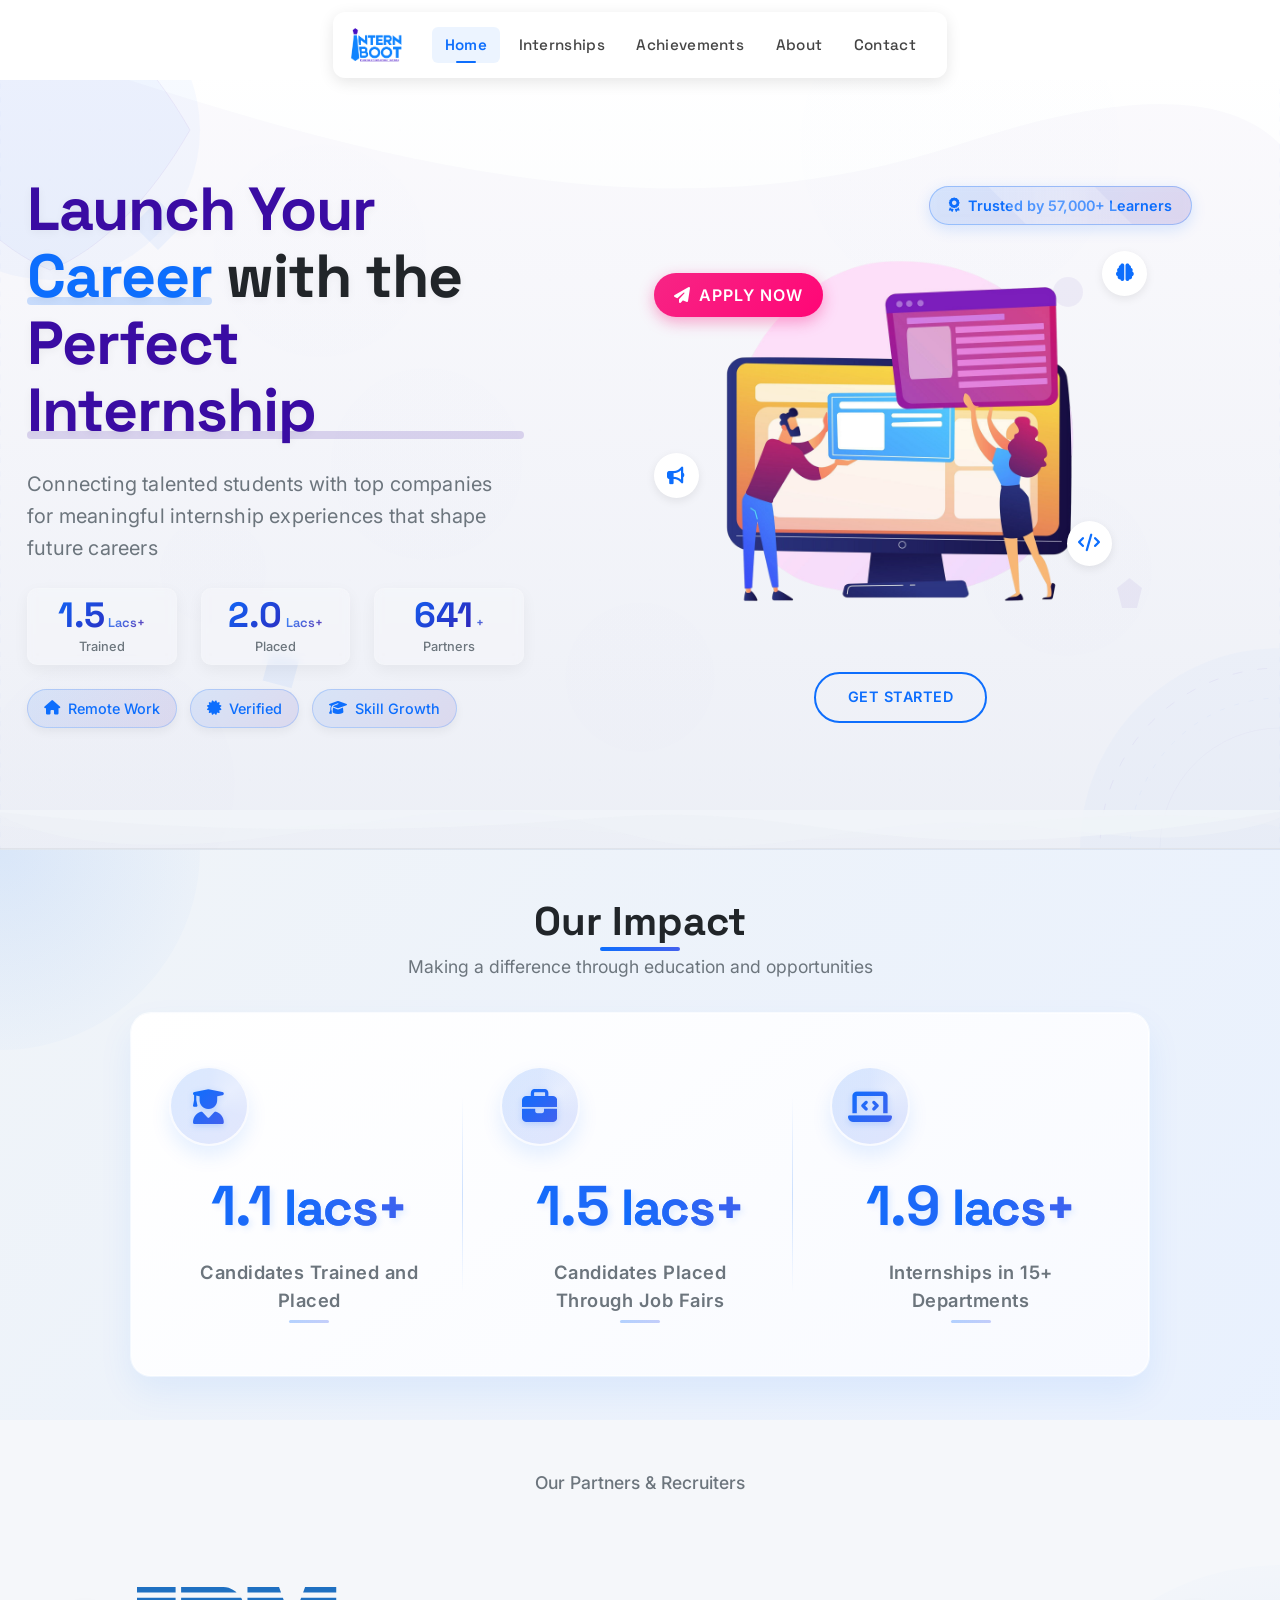
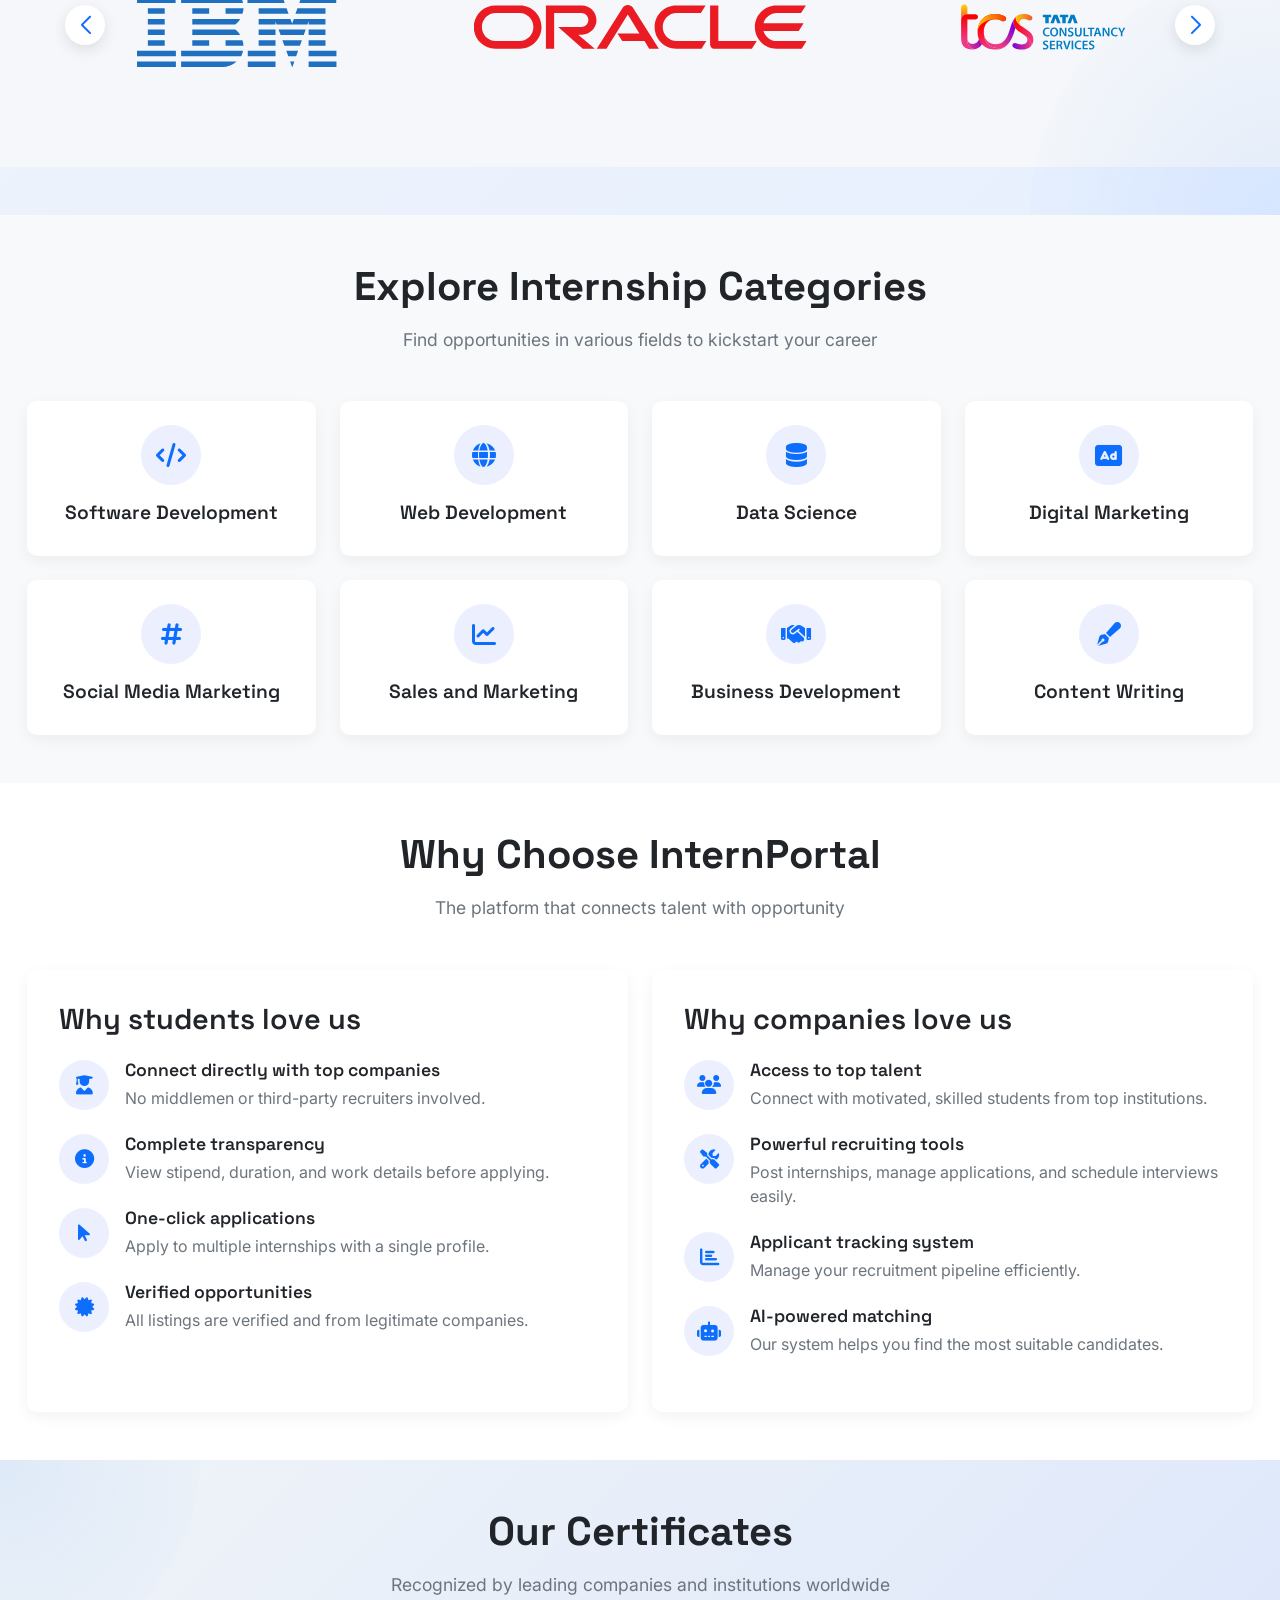
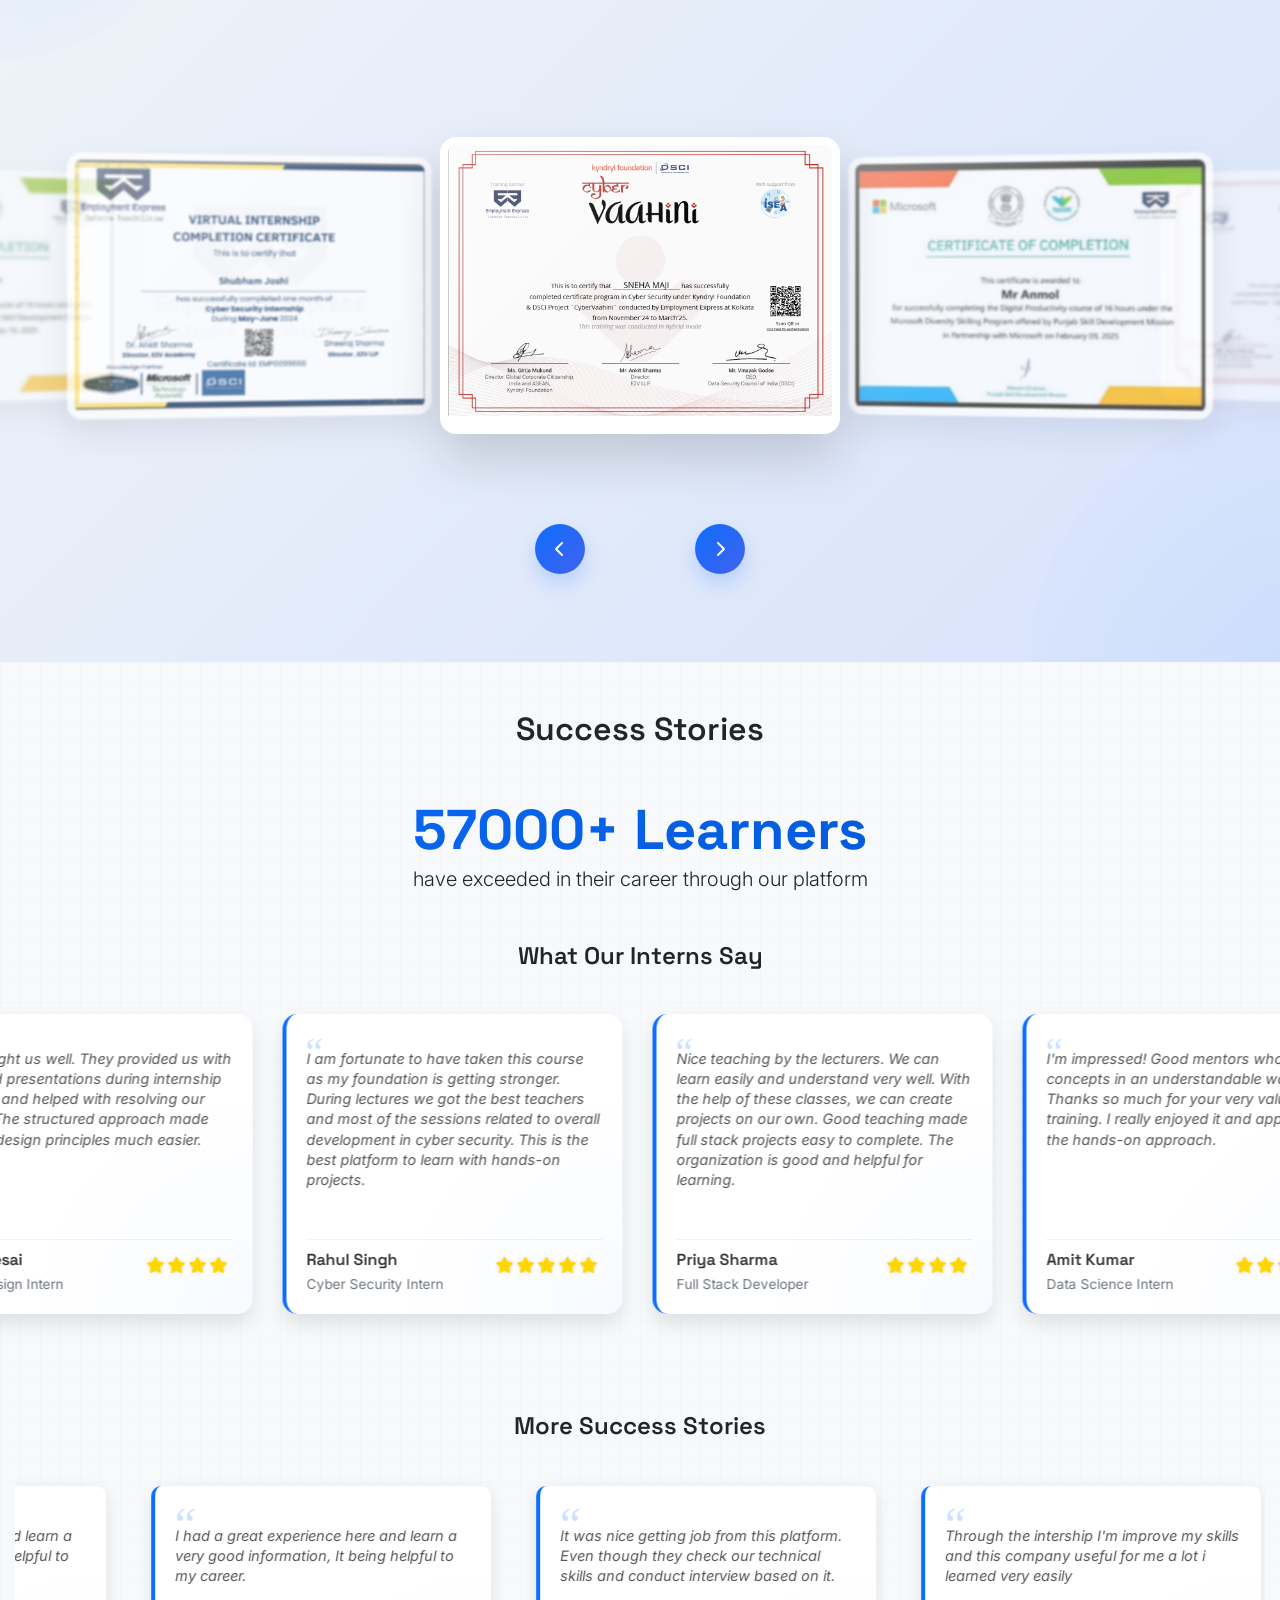
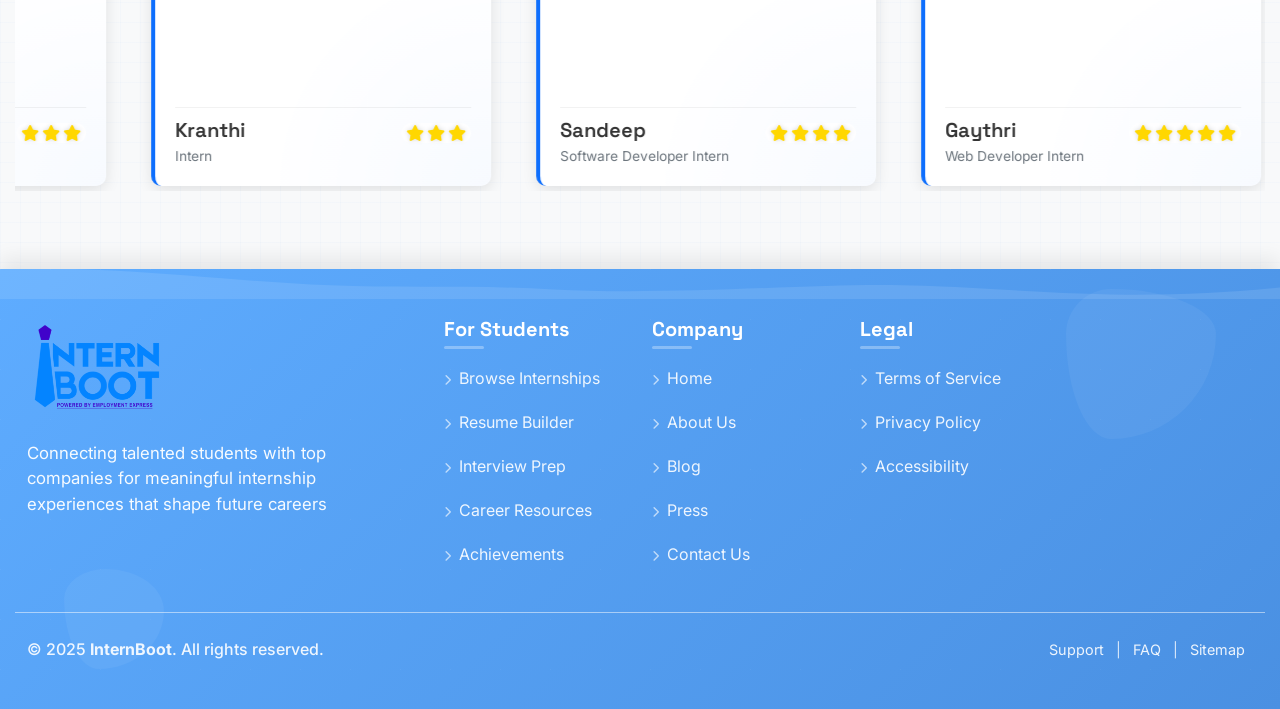
<file: index.html>
<!DOCTYPE html>
<html lang="en">
<head>
    <meta charset="UTF-8">
    <meta name="viewport" content="width=device-width, initial-scale=1.0">
    <title>InternPortal</title>
    <!-- Favicon -->
    <link rel="icon" type="image/png" href="img/logos/InternBoot.png">
    <link rel="apple-touch-icon" href="img/logos/InternBoot.png">
    <!-- Bootstrap CSS -->
    <link href="https://cdn.jsdelivr.net/npm/bootstrap@5.3.0/dist/css/bootstrap.min.css" rel="stylesheet">
    <!-- Font Awesome -->
    <link rel="stylesheet" href="https://cdnjs.cloudflare.com/ajax/libs/font-awesome/6.4.0/css/all.min.css">
    <!-- Google Fonts -->
    <link href="https://fonts.googleapis.com/css2?family=Inter:wght@300;400;500;600;700;800&family=Space+Grotesk:wght@400;500;600;700&display=swap" rel="stylesheet">
    <!-- Swiper CSS -->
    <link rel="stylesheet" href="https://cdn.jsdelivr.net/npm/swiper@10/swiper-bundle.min.css">
    <!-- Custom CSS -->
    <link rel="stylesheet" href="css/style.css">
    <!-- Enhanced Stats CSS -->
    <link rel="stylesheet" href="css/stats-enhanced.css">
    <!-- Partners Carousel CSS -->
    <link rel="stylesheet" href="css/partners-carousel.css">
    <!-- Responsive Fixes CSS -->
    <link rel="stylesheet" href="css/responsive-fixes.css">
    <style>
        html {
            width: 100%;
            max-width: 100vw;
            overflow-x: hidden;
            margin: 0;
            padding: 0;
            height: 100%;
            scroll-behavior: smooth;
        }

        body {
            width: 100%;
            max-width: 100vw;
            overflow-x: hidden;
            margin: 0;
            padding: 0;
            min-height: 100%;
            position: relative;
        }

        @media (max-width: 991.98px) {
            html, body {
                width: 100vw;
                max-width: 100vw;
                overflow-x: hidden;
            }
        }

        /* Fix for extra space on right side */
        .container, .container-fluid {
            padding-right: 15px !important;
            padding-left: 15px !important;
            margin-right: auto !important;
            margin-left: auto !important;
            width: auto !important;
            max-width: 100% ;
            box-sizing: border-box !important;
        }

        .row {
            margin-right: 0 !important;
            margin-left: 0 !important;
            width: 100% !important;
            max-width: 100% !important;
        }

        /* Additional fix for any potential overflow */
        * {
            box-sizing: border-box;
        }
    </style>
</head>
<body>

    <!-- Navbar Container -->
    <div id="navbar-container"></div>

    <!-- Hero Section -->
    <section class="hero-section">
        <div class="svg-grid"></div>
        <div class="floating-shapes">
            <div class="floating-shape shape-1"></div>
            <div class="floating-shape shape-2"></div>
            <div class="floating-shape shape-3"></div>
            <div class="floating-shape shape-4"></div>
        </div>

        <div class="container position-relative">
            <div class="row align-items-center">
                <!-- Text Content (Left Side) -->
                <div class="col-lg-5 hero-text-content">

                    <h1 class="hero-title mb-4"><span class="launch-text">Launch Your</span> <span class="highlight">Career</span> with the <span class="highlight-secondary">Perfect Internship</span></h1>

                    <p class="hero-subtitle mb-4">Connecting talented students with top companies for meaningful internship experiences that shape future careers</p>

                    <!-- Key Stats Row -->
                    <div class="key-stats-row mb-4">
                        <div class="key-stat">
                            <div class="key-stat-number">1.5<small>Lacs+</small></div>
                            <div class="key-stat-label">Trained</div>
                        </div>
                        <div class="key-stat">
                            <div class="key-stat-number">2.0<small>Lacs+</small></div>
                            <div class="key-stat-label">Placed</div>
                        </div>
                        <div class="key-stat">
                            <div class="key-stat-number">650<small>+</small></div>
                            <div class="key-stat-label">Partners</div>
                        </div>
                    </div>

                    <!-- Feature Pills -->
                    <div class="feature-pills mb-4">
                        <div class="feature-pill"><i class="fas fa-home"></i> Remote Work</div>
                        <div class="feature-pill"><i class="fas fa-certificate"></i> Verified</div>
                        <div class="feature-pill"><i class="fas fa-graduation-cap"></i> Skill Growth</div>
                    </div>


                </div>

                <!-- Illustration (Right Side) -->
                <div class="col-lg-7 position-relative">
                    <!-- Trusted badge -->
                    <div class="trusted-badge-container">
                        <div class="trusted-badge">
                            <i class="fas fa-award me-2"></i>Trusted by 57,000+ Learners
                        </div>
                    </div>

                    <div class="hero-illustration">
                        <!-- Main illustration -->
                        <div class="main-illustration">
                            <!-- This will be styled with CSS background -->
                        </div>

                        <!-- Floating Apply Now UI -->
                        <div class="floating-apply-now">
                            <div class="apply-now-pulse"></div>
                            <a href="internship.html" class="apply-now-button">
                                <i class="fas fa-paper-plane"></i> Apply Now
                            </a>
                        </div>

                        <!-- Category bubbles -->
                        <div class="category-bubble category-bubble-1" data-category="Data Science">
                            <i class="fas fa-brain"></i>
                        </div>
                        <div class="category-bubble category-bubble-2" data-category="Web Dev">
                            <i class="fas fa-code"></i>
                        </div>
                        <div class="category-bubble category-bubble-3" data-category="Marketing">
                            <i class="fas fa-bullhorn"></i>
                        </div>
                    </div>

                    <!-- Buttons moved below the illustration -->
                    <div class="illustration-buttons text-center mt-3">
                        <a href="#" class="btn btn-outline-hero">Get Started</a>
                    </div>
                </div>
            </div>
            <!-- Removed duplicate CTA buttons -->
        </div>
        <div class="wave-bottom"></div>
    </section>

    <!-- Stats Section -->
    <section class="stats-section py-5">
        <div class="container">
            <div class="text-center mb-4">
                <h2 class="section-title">Our Impact</h2>
                <p class="section-subtitle">Making a difference through education and opportunities</p>
            </div>
            <div class="row justify-content-center text-center">
                <div class="col-lg-10 col-md-12">
                    <div class="unified-stat-card">
                        <div class="stat-items-container">
                            <div class="stat-item">
                                <div class="stat-icon">
                                    <i class="fas fa-user-graduate"></i>
                                </div>
                                <h2 class="stat-number">1.5 lacs+</h2>
                                <p class="stat-label">Candidates Trained and Placed</p>
                            </div>
                            <div class="stat-item">
                                <div class="stat-icon">
                                    <i class="fas fa-briefcase"></i>
                                </div>
                                <h2 class="stat-number">2.0 lacs+</h2>
                                <p class="stat-label">Candidates Placed Through Job Fairs</p>
                            </div>
                            <div class="stat-item">
                                <div class="stat-icon">
                                    <i class="fas fa-laptop-code"></i>
                                </div>
                                <h2 class="stat-number">2.5 lacs+</h2>
                                <p class="stat-label">Internships in 15+ Departments</p>
                            </div>
                        </div>
                    </div>
                </div>
            </div>
        </div>
        <!-- Partners Carousel Section - Single Circular Slider -->
        <div class="partners-carousel-section">
            <div class="container">
                <p class="partners-carousel-title">Our Partners & Recruiters</p>

                <!-- Single Partners Carousel -->
                <div class="partners-carousel">
                    <div class="swiper partners-carousel-swiper">
                        <div class="swiper-wrapper">
                            <!-- All partners in a single slider -->

                            <div class="swiper-slide">
                                <div class="partner-carousel-item">
                                    <img src="./img/logos/ibm.svg" alt="IBM logo">
                                </div>
                            </div>
                            <div class="swiper-slide">
                                <div class="partner-carousel-item">
                                    <img src="./img/logos/oracle1.svg" alt="Oracle logo">
                                </div>
                            </div>
                            <div class="swiper-slide">
                                <div class="partner-carousel-item">
                                    <img src="./img/logos/tcs.svg" alt="TCS logo">
                                </div>
                            </div>
                            <div class="swiper-slide">
                                <div class="partner-carousel-item">
                                    <img src="./img/logos/cognizants-logo.svg" alt="Cognizant logo">
                                </div>
                            </div>
                            <div class="swiper-slide">
                                <div class="partner-carousel-item">
                                    <img src="./img/logos/wipro.svg" alt="Wipro logo">
                                </div>
                            </div>
                            <div class="swiper-slide">
                                <div class="partner-carousel-item">
                                    <img src="./img/logos/hgs.svg" alt="HGS logo">
                                </div>
                            </div>
                            <div class="swiper-slide">
                                <div class="partner-carousel-item">
                                    <img src="./img/logos/niit.svg" alt="NIIT logo">
                                </div>
                            </div>
                            <div class="swiper-slide">
                                <div class="partner-carousel-item">
                                    <img src="./img/logos/AICTE Logo Vector.svg" alt="AICTE logo">
                                </div>
                            </div>
                            <div class="swiper-slide">
                                <div class="partner-carousel-item">
                                    <img src="./img/logos/Genpact_logo.svg" alt="Genpact logo">
                                </div>
                            </div>
                            <div class="swiper-slide">
                                <div class="partner-carousel-item">
                                    <img src="./img/logos/infosys-1.svg" alt="Infosys logo">
                                </div>
                            </div>
                            <div class="swiper-slide">
                                <div class="partner-carousel-item">
                                    <img src="./img/logos/bajaj.svg" alt="Bajaj logo">
                                </div>
                            </div>
                            <div class="swiper-slide">
                                <div class="partner-carousel-item">
                                    <img src="./img/logos/AIF-logo.png" alt="AIF logo">
                                </div>
                            </div>
                            <div class="swiper-slide">
                                <div class="partner-carousel-item">
                                    <img src="./img/logos/logo.png" alt="Logo">
                                </div>
                            </div>
                            <div class="swiper-slide">
                                <div class="partner-carousel-item">
                                    <img src="./img/logos/niitfoundatinLogonew.png" alt="NIIT Foundation logo" class="niit-foundation-logo">
                                </div>
                            </div>
                            <div class="swiper-slide">
                                <div class="partner-carousel-item">
                                    <img src="./img/logos/DSCI.png" alt="Oracle logo">
                                </div>
                            </div>
                            <div class="swiper-slide">
                                <div class="partner-carousel-item">
                                    <img src="./img/logos/punjab.png" alt="Punjab logo">
                                </div>
                            </div>
                            <div class="swiper-slide">
                                <div class="partner-carousel-item">
                                    <img src="./img/logos/apsche.png" alt="APSCHE logo">
                                </div>
                            </div>
                        </div>
                        <!-- Navigation buttons -->
                        <div class="swiper-button-next"></div>
                        <div class="swiper-button-prev"></div>
                    </div>
                </div>
            </div>
        </div>
    </section>

    <!-- Categories Section -->
    <section id="categories" class="categories-section py-5 bg-light">
        <div class="container">
            <div class="text-center mb-5">
                <h2 class="section-title">Explore Internship Categories</h2>
                <p class="section-subtitle">Find opportunities in various fields to kickstart your career</p>
            </div>
            <div class="row g-4">
                <div class="col-md-4 col-lg-3">
                    <div class="category-card">
                        <div class="icon-box">
                            <i class="fas fa-code"></i>
                        </div>
                        <h4>Software Development</h4>
                    </div>
                </div>
                <div class="col-md-4 col-lg-3">
                    <div class="category-card">
                        <div class="icon-box">
                            <i class="fas fa-globe"></i>
                        </div>
                        <h4>Web Development</h4>
                    </div>
                </div>
                <div class="col-md-4 col-lg-3">
                    <div class="category-card">
                        <div class="icon-box">
                            <i class="fas fa-database"></i>
                        </div>
                        <h4>Data Science</h4>
                    </div>
                </div>
                <div class="col-md-4 col-lg-3">
                    <div class="category-card">
                        <div class="icon-box">
                            <i class="fas fa-ad"></i>
                        </div>
                        <h4>Digital Marketing</h4>
                    </div>
                </div>
                <div class="col-md-4 col-lg-3">
                    <div class="category-card">
                        <div class="icon-box">
                            <i class="fas fa-hashtag"></i>
                        </div>
                        <h4>Social Media Marketing</h4>
                    </div>
                </div>
                <div class="col-md-4 col-lg-3">
                    <div class="category-card">
                        <div class="icon-box">
                            <i class="fas fa-chart-line"></i>
                        </div>
                        <h4>Sales and Marketing</h4>
                    </div>
                </div>
                <div class="col-md-4 col-lg-3">
                    <div class="category-card">
                        <div class="icon-box">
                            <i class="fas fa-handshake"></i>
                        </div>
                        <h4>Business Development</h4>
                    </div>
                </div>
                <div class="col-md-4 col-lg-3">
                    <div class="category-card">
                        <div class="icon-box">
                            <i class="fas fa-pen-fancy"></i>
                        </div>
                        <h4>Content Writing</h4>
                    </div>
                </div>
            </div>
        </div>
    </section>

    <!-- About Us Section -->
    <section id="about" class="about-section py-5">
        <div class="container">
            <div class="text-center mb-5">
                <h2 class="section-title">Why Choose InternPortal</h2>
                <p class="section-subtitle">The platform that connects talent with opportunity</p>
            </div>
            <div class="row">
                <div class="col-lg-6 mb-4 mb-lg-0">
                    <div class="about-card">
                        <h3>Why students love us</h3>
                        <div class="feature-item">
                            <div class="feature-icon">
                                <i class="fas fa-user-graduate"></i>
                            </div>
                            <div class="feature-text">
                                <h5>Connect directly with top companies</h5>
                                <p>No middlemen or third-party recruiters involved.</p>
                            </div>
                        </div>
                        <div class="feature-item">
                            <div class="feature-icon">
                                <i class="fas fa-info-circle"></i>
                            </div>
                            <div class="feature-text">
                                <h5>Complete transparency</h5>
                                <p>View stipend, duration, and work details before applying.</p>
                            </div>
                        </div>
                        <div class="feature-item">
                            <div class="feature-icon">
                                <i class="fas fa-mouse-pointer"></i>
                            </div>
                            <div class="feature-text">
                                <h5>One-click applications</h5>
                                <p>Apply to multiple internships with a single profile.</p>
                            </div>
                        </div>
                        <div class="feature-item">
                            <div class="feature-icon">
                                <i class="fas fa-certificate"></i>
                            </div>
                            <div class="feature-text">
                                <h5>Verified opportunities</h5>
                                <p>All listings are verified and from legitimate companies.</p>
                            </div>
                        </div>

                    </div>
                </div>
                <div class="col-lg-6">
                    <div class="about-card">
                        <h3>Why companies love us</h3>
                        <div class="feature-item">
                            <div class="feature-icon">
                                <i class="fas fa-users"></i>
                            </div>
                            <div class="feature-text">
                                <h5>Access to top talent</h5>
                                <p>Connect with motivated, skilled students from top institutions.</p>
                            </div>
                        </div>
                        <div class="feature-item">
                            <div class="feature-icon">
                                <i class="fas fa-tools"></i>
                            </div>
                            <div class="feature-text">
                                <h5>Powerful recruiting tools</h5>
                                <p>Post internships, manage applications, and schedule interviews easily.</p>
                            </div>
                        </div>
                        <div class="feature-item">
                            <div class="feature-icon">
                                <i class="fas fa-chart-bar"></i>
                            </div>
                            <div class="feature-text">
                                <h5>Applicant tracking system</h5>
                                <p>Manage your recruitment pipeline efficiently.</p>
                            </div>
                        </div>
                        <div class="feature-item">
                            <div class="feature-icon">
                                <i class="fas fa-robot"></i>
                            </div>
                            <div class="feature-text">
                                <h5>AI-powered matching</h5>
                                <p>Our system helps you find the most suitable candidates.</p>
                            </div>
                        </div>

                    </div>
                </div>
            </div>
        </div>
    </section>

    <!-- Certificate Showcase Section -->
    <section id="certificates" class="certificates-section py-5 bg-light">
        <div class="container">
            <div class="text-center mb-5">
                <h2 class="section-title">Our Certificates</h2>
                <p class="section-subtitle">Recognized by leading companies and institutions worldwide</p>
            </div>
            <div class="certificate-slider-container">
                <div class="swiper certificate-slider">
                    <div class="swiper-wrapper">
                        <div class="swiper-slide">
                            <div class="certificate-card">
                                <img src="img/certificates/1.png" alt="Certificate 1">
                            </div>
                        </div>
                        <div class="swiper-slide">
                            <div class="certificate-card">
                                <img src="img/certificates/2.png" alt="Certificate 2 Prime">
                            </div>
                        </div>
                        <div class="swiper-slide">
                            <div class="certificate-card">
                                <img src="img/certificates/2'.jpg" alt="Certificate 2">
                            </div>
                        </div>
                        <div class="swiper-slide">
                            <div class="certificate-card">
                                <img src="img/certificates/3'.png" alt="Certificate 3 Prime">
                            </div>
                        </div>
                        <div class="swiper-slide">
                            <div class="certificate-card">
                                <img src="img/certificates/4.jpg" alt="Certificate 4">
                            </div>
                        </div>
                        <div class="swiper-slide">
                            <div class="certificate-card">
                                <img src="img/certificates/4'.png" alt="Certificate 5">
                            </div>
                        </div>
                        <div class="swiper-slide">
                            <div class="certificate-card">
                                <img src="img/certificates/5.png" alt="Certificate 6">
                            </div>
                        </div>
                        <div class="swiper-slide">
                            <div class="certificate-card">
                                <img src="img/certificates/5'.png" alt="Certificate 7">
                            </div>
                        </div>
                        <div class="swiper-slide">
                            <div class="certificate-card">
                                <img src="img/certificates/6.jpg" alt="Certificate 8">
                            </div>
                        </div>
                          <div class="swiper-slide">
                            <div class="certificate-card">
                                <img src="img/certificates/7.png" alt="Certificate 8">
                            </div>
                        </div>
                          <div class="swiper-slide">
                            <div class="certificate-card">
                                <img src="img/certificates/7'.png" alt="Certificate 8">
                            </div>
                        </div>
                          <div class="swiper-slide">
                            <div class="certificate-card">
                                <img src="img/certificates/8.jpg" alt="Certificate 8">
                            </div>
                        </div>
                    </div>
                </div>
                <div class="certificate-navigation">
                    <div class="certificate-button-prev">
                        <i class="fas fa-chevron-left"></i>
                    </div>
                    <div class="certificate-pagination"></div>
                    <div class="certificate-button-next">
                        <i class="fas fa-chevron-right"></i>
                    </div>
                </div>
            </div>
        </div>
    </section>

    <!-- Testimonials Section -->
    <section id="testimonials" class="testimonials-section py-5">
        <div class="container">
            <h2 class="text-center mb-5">Success Stories</h2>
            <div class="testimonial-stats text-center mb-5">
                <h3 class="display-4 fw-bold" style="color: #0d6efd; background: linear-gradient(135deg, #0d6efd 0%, #0052cc 100%); -webkit-background-clip: text; background-clip: text; -webkit-text-fill-color: transparent;">57000+ Learners</h3>
                <p class="lead">have exceeded in their career through our platform</p>
            </div>
            <h4 class="text-center mb-4">What Our Interns Say</h4>
            <div class="swiper testimonialSwiper mb-5">
                <div class="swiper-wrapper">
                    <!-- Testimonial cards will be dynamically added here -->
                </div>
                <!-- Pagination removed for continuous movement -->
            </div>

            <h4 class="text-center mb-4 mt-5">More Success Stories</h4>

            <!-- Smooth infinite slider container -->
            <div class="smooth-slider-container" style="position: relative; overflow: hidden; width: 100%; height: auto; min-height: 320px; margin-top: 30px; margin-bottom: 30px;">
                <!-- Container to ensure 3 slides are visible at a time -->
                <div class="carousel-container" style="max-width: 1110px; margin: 0 auto; position: relative;">
                <!-- Add responsive styles for the carousel container -->
                <style>
                    @media (max-width: 1200px) {
                        .carousel-container {
                            max-width: 740px; /* Show 2 slides on medium screens */
                        }
                    }
                    @media (max-width: 768px) {
                        .carousel-container {
                            max-width: 370px; /* Show 1 slide on small screens */
                        }
                    }
                </style>
                <!-- Slider track that will be animated -->
                <div class="smooth-slider-track" style="display: flex; position: absolute; left: 0; top: 0; transition: transform 0.5s cubic-bezier(0.25, 1, 0.5, 1); width: max-content;">
                    <!-- Prepended Testimonial 4 (for infinite loop) -->
                    <div class="testimonial-card" style="flex: 0 0 340px; margin-right: 30px; background-color: #fff; border-radius: 10px; box-shadow: 0 4px 15px rgba(0,0,0,0.1); padding: 20px; height: 300px;">
                        <div class="testimonial-content">
                            <p class="testimonial-text mb-4">NET Developer Interns helps us to build software using the .NET framework, JavaScript, JQuery, HTML5, and other control library.</p>
                            <div class="testimonial-author">
                                <div class="testimonial-name-rating">
                                    <div>
                                        <h5 class="testimonial-name mb-1">Madhavi</h5>
                                        <p class="testimonial-role mb-0">.NET Developer Intern</p>
                                    </div>
                                    <div class="testimonial-rating">
                                        <i class="fas fa-star star"></i>
                                        <i class="fas fa-star star"></i>
                                        <i class="fas fa-star star"></i>
                                        <i class="fas fa-star star"></i>
                                        <i class="fas fa-star star"></i>
                                    </div>
                                </div>
                            </div>
                        </div>
                    </div>

                    <!-- Prepended Testimonial 3 (for infinite loop) -->
                    <div class="testimonial-card" style="flex: 0 0 340px; margin-right: 30px; background-color: #fff; border-radius: 10px; box-shadow: 0 4px 15px rgba(0,0,0,0.1); padding: 20px; height: 300px;">
                        <div class="testimonial-content">
                            <p class="testimonial-text mb-4">Through the intership I'm improve my skills and this company useful for me a lot i learned very easily</p>
                            <div class="testimonial-author">
                                <div class="testimonial-name-rating">
                                    <div>
                                        <h5 class="testimonial-name mb-1">Gaythri</h5>
                                        <p class="testimonial-role mb-0">Web Developer Intern</p>
                                    </div>
                                    <div class="testimonial-rating">
                                        <i class="fas fa-star star"></i>
                                        <i class="fas fa-star star"></i>
                                        <i class="fas fa-star star"></i>
                                        <i class="fas fa-star star"></i>
                                        <i class="fas fa-star star"></i>
                                    </div>
                                </div>
                            </div>
                        </div>
                    </div>

                    <!-- Prepended Testimonial 2 (for infinite loop) -->
                    <div class="testimonial-card" style="flex: 0 0 340px; margin-right: 30px; background-color: #fff; border-radius: 10px; box-shadow: 0 4px 15px rgba(0,0,0,0.1); padding: 20px; height: 300px;">
                        <div class="testimonial-content">
                            <p class="testimonial-text mb-4">It was nice getting job from this platform. Even though they check our technical skills and conduct interview based on it.</p>
                            <div class="testimonial-author">
                                <div class="testimonial-name-rating">
                                    <div>
                                        <h5 class="testimonial-name mb-1">Sandeep</h5>
                                        <p class="testimonial-role mb-0">Software Developer Intern</p>
                                    </div>
                                    <div class="testimonial-rating">
                                        <i class="fas fa-star star"></i>
                                        <i class="fas fa-star star"></i>
                                        <i class="fas fa-star star"></i>
                                        <i class="fas fa-star star"></i>
                                    </div>
                                </div>
                            </div>
                        </div>
                    </div>

                    <!-- Prepended Testimonial 1 (for infinite loop) -->
                    <div class="testimonial-card" style="flex: 0 0 340px; margin-right: 30px; background-color: #fff; border-radius: 10px; box-shadow: 0 4px 15px rgba(0,0,0,0.1); padding: 20px; height: 300px;">
                        <div class="testimonial-content">
                            <p class="testimonial-text mb-4">I had a great experience here and learn a very good information, It being helpful to my career.</p>
                            <div class="testimonial-author">
                                <div class="testimonial-name-rating">
                                    <div>
                                        <h5 class="testimonial-name mb-1">Kranthi</h5>
                                        <p class="testimonial-role mb-0">Intern</p>
                                    </div>
                                    <div class="testimonial-rating">
                                        <i class="fas fa-star star"></i>
                                        <i class="fas fa-star star"></i>
                                        <i class="fas fa-star star"></i>
                                    </div>
                                </div>
                            </div>
                        </div>
                    </div>
                    <!-- Testimonial 1 -->
                    <div class="testimonial-card" style="flex: 0 0 340px; margin-right: 30px; background-color: #fff; border-radius: 10px; box-shadow: 0 4px 15px rgba(0,0,0,0.1); padding: 20px; height: 300px;">
                        <div class="testimonial-content">
                            <p class="testimonial-text mb-4">I had a great experience here and learn a very good information, It being helpful to my career.</p>
                            <div class="testimonial-author">
                                <div class="testimonial-name-rating">
                                    <div>
                                        <h5 class="testimonial-name mb-1">Kranthi</h5>
                                        <p class="testimonial-role mb-0">Intern</p>
                                    </div>
                                    <div class="testimonial-rating">
                                        <i class="fas fa-star star"></i>
                                        <i class="fas fa-star star"></i>
                                        <i class="fas fa-star star"></i>
                                    </div>
                                </div>
                            </div>
                        </div>
                    </div>

                    <!-- Testimonial 2 -->
                    <div class="testimonial-card" style="flex: 0 0 340px; margin-right: 30px; background-color: #fff; border-radius: 10px; box-shadow: 0 4px 15px rgba(0,0,0,0.1); padding: 20px; height: 300px;">
                        <div class="testimonial-content">
                            <p class="testimonial-text mb-4">It was nice getting job from this platform. Even though they check our technical skills and conduct interview based on it.</p>
                            <div class="testimonial-author">
                                <div class="testimonial-name-rating">
                                    <div>
                                        <h5 class="testimonial-name mb-1">Sandeep</h5>
                                        <p class="testimonial-role mb-0">Software Developer Intern</p>
                                    </div>
                                    <div class="testimonial-rating">
                                        <i class="fas fa-star star"></i>
                                        <i class="fas fa-star star"></i>
                                        <i class="fas fa-star star"></i>
                                        <i class="fas fa-star star"></i>
                                    </div>
                                </div>
                            </div>
                        </div>
                    </div>

                    <!-- Testimonial 3 -->
                    <div class="testimonial-card" style="flex: 0 0 340px; margin-right: 30px; background-color: #fff; border-radius: 10px; box-shadow: 0 4px 15px rgba(0,0,0,0.1); padding: 20px; height: 300px;">
                        <div class="testimonial-content">
                            <p class="testimonial-text mb-4">Through the intership I'm improve my skills and this company useful for me a lot i learned very easily</p>
                            <div class="testimonial-author">
                                <div class="testimonial-name-rating">
                                    <div>
                                        <h5 class="testimonial-name mb-1">Gaythri</h5>
                                        <p class="testimonial-role mb-0">Web Developer Intern</p>
                                    </div>
                                    <div class="testimonial-rating">
                                        <i class="fas fa-star star"></i>
                                        <i class="fas fa-star star"></i>
                                        <i class="fas fa-star star"></i>
                                        <i class="fas fa-star star"></i>
                                        <i class="fas fa-star star"></i>
                                    </div>
                                </div>
                            </div>
                        </div>
                    </div>

                    <!-- Testimonial 4 -->
                    <div class="testimonial-card" style="flex: 0 0 340px; margin-right: 30px; background-color: #fff; border-radius: 10px; box-shadow: 0 4px 15px rgba(0,0,0,0.1); padding: 20px; height: 300px;">
                        <div class="testimonial-content">
                            <p class="testimonial-text mb-4">NET Developer Interns helps us to build software using the .NET framework, JavaScript, JQuery, HTML5, and other control library.</p>
                            <div class="testimonial-author">
                                <div class="testimonial-name-rating">
                                    <div>
                                        <h5 class="testimonial-name mb-1">Madhavi</h5>
                                        <p class="testimonial-role mb-0">.NET Developer Intern</p>
                                    </div>
                                    <div class="testimonial-rating">
                                        <i class="fas fa-star star"></i>
                                        <i class="fas fa-star star"></i>
                                        <i class="fas fa-star star"></i>
                                        <i class="fas fa-star star"></i>
                                        <i class="fas fa-star star"></i>
                                    </div>
                                </div>
                            </div>
                        </div>
                    </div>

                    <!-- Testimonial 5 (duplicate of 1 for infinite loop) -->
                    <div class="testimonial-card" style="flex: 0 0 340px; margin-right: 30px; background-color: #fff; border-radius: 10px; box-shadow: 0 4px 15px rgba(0,0,0,0.1); padding: 20px; height: 300px;">
                        <div class="testimonial-content">
                            <p class="testimonial-text mb-4">I had a great experience here and learn a very good information, It being helpful to my career.</p>
                            <div class="testimonial-author">
                                <div class="testimonial-name-rating">
                                    <div>
                                        <h5 class="testimonial-name mb-1">Kranthi</h5>
                                        <p class="testimonial-role mb-0">Intern</p>
                                    </div>
                                    <div class="testimonial-rating">
                                        <i class="fas fa-star star"></i>
                                        <i class="fas fa-star star"></i>
                                        <i class="fas fa-star star"></i>
                                    </div>
                                </div>
                            </div>
                        </div>
                    </div>

                    <!-- Testimonial 6 (duplicate of 2 for infinite loop) -->
                    <div class="testimonial-card" style="flex: 0 0 340px; margin-right: 30px; background-color: #fff; border-radius: 10px; box-shadow: 0 4px 15px rgba(0,0,0,0.1); padding: 20px; height: 300px;">
                        <div class="testimonial-content">
                            <p class="testimonial-text mb-4">It was nice getting job from this platform. Even though they check our technical skills and conduct interview based on it.</p>
                            <div class="testimonial-author">
                                <div class="testimonial-name-rating">
                                    <div>
                                        <h5 class="testimonial-name mb-1">Sandeep</h5>
                                        <p class="testimonial-role mb-0">Software Developer Intern</p>
                                    </div>
                                    <div class="testimonial-rating">
                                        <i class="fas fa-star star"></i>
                                        <i class="fas fa-star star"></i>
                                        <i class="fas fa-star star"></i>
                                        <i class="fas fa-star star"></i>
                                    </div>
                                </div>
                            </div>
                        </div>
                    </div>

                    <!-- Testimonial 7 (duplicate of 3 for infinite loop) -->
                    <div class="testimonial-card" style="flex: 0 0 340px; margin-right: 30px; background-color: #fff; border-radius: 10px; box-shadow: 0 4px 15px rgba(0,0,0,0.1); padding: 20px; height: 300px;">
                        <div class="testimonial-content">
                            <p class="testimonial-text mb-4">Through the intership I'm improve my skills and this company useful for me a lot i learned very easily</p>
                            <div class="testimonial-author">
                                <div class="testimonial-name-rating">
                                    <div>
                                        <h5 class="testimonial-name mb-1">Gaythri</h5>
                                        <p class="testimonial-role mb-0">Web Developer Intern</p>
                                    </div>
                                    <div class="testimonial-rating">
                                        <i class="fas fa-star star"></i>
                                        <i class="fas fa-star star"></i>
                                        <i class="fas fa-star star"></i>
                                        <i class="fas fa-star star"></i>
                                        <i class="fas fa-star star"></i>
                                    </div>
                                </div>
                            </div>
                        </div>
                    </div>

                    <!-- Testimonial 8 (duplicate of 4 for infinite loop) -->
                    <div class="testimonial-card" style="flex: 0 0 340px; margin-right: 30px; background-color: #fff; border-radius: 10px; box-shadow: 0 4px 15px rgba(0,0,0,0.1); padding: 20px; height: 300px;">
                        <div class="testimonial-content">
                            <p class="testimonial-text mb-4">NET Developer Interns helps us to build software using the .NET framework, JavaScript, JQuery, HTML5, and other control library.</p>
                            <div class="testimonial-author">
                                <div class="testimonial-name-rating">
                                    <div>
                                        <h5 class="testimonial-name mb-1">Madhavi</h5>
                                        <p class="testimonial-role mb-0">.NET Developer Intern</p>
                                    </div>
                                    <div class="testimonial-rating">
                                        <i class="fas fa-star star"></i>
                                        <i class="fas fa-star star"></i>
                                        <i class="fas fa-star star"></i>

                                    </div>
                                </div>
                            </div>
                        </div>
                    </div>

                    <!-- Testimonial 9 (duplicate of 1 for infinite loop) -->
                    <div class="testimonial-card" style="flex: 0 0 340px; margin-right: 30px; background-color: #fff; border-radius: 10px; box-shadow: 0 4px 15px rgba(0,0,0,0.1); padding: 20px; height: 300px;">
                        <div class="testimonial-content">
                            <p class="testimonial-text mb-4">I had a great experience here and learn a very good information, It being helpful to my career.</p>
                            <div class="testimonial-author">
                                <div class="testimonial-name-rating">
                                    <div>
                                        <h5 class="testimonial-name mb-1">Kranthi</h5>
                                        <p class="testimonial-role mb-0">Intern</p>
                                    </div>
                                    <div class="testimonial-rating">
                                        <i class="fas fa-star star"></i>
                                        <i class="fas fa-star star"></i>
                                        <i class="fas fa-star star"></i>
                                    </div>
                                </div>
                            </div>
                        </div>
                    </div>

                    <!-- Testimonial 10 (duplicate of 2 for infinite loop) -->
                    <div class="testimonial-card" style="flex: 0 0 340px; margin-right: 30px; background-color: #fff; border-radius: 10px; box-shadow: 0 4px 15px rgba(0,0,0,0.1); padding: 20px; height: 300px;">
                        <div class="testimonial-content">
                            <p class="testimonial-text mb-4">It was nice getting job from this platform. Even though they check our technical skills and conduct interview based on it.</p>
                            <div class="testimonial-author">
                                <div class="testimonial-name-rating">
                                    <div>
                                        <h5 class="testimonial-name mb-1">Sandeep</h5>
                                        <p class="testimonial-role mb-0">Software Developer Intern</p>
                                    </div>
                                    <div class="testimonial-rating">
                                        <i class="fas fa-star star"></i>
                                        <i class="fas fa-star star"></i>
                                        <i class="fas fa-star star"></i>
                                        <i class="fas fa-star star"></i>
                                    </div>
                                </div>
                            </div>
                        </div>
                    </div>
                </div>
                </div>
            </div>

            <!-- Script to control the smooth infinite slider -->
            <script>
                document.addEventListener('DOMContentLoaded', function() {
                    // Get the slider track element
                    const sliderTrack = document.querySelector('.smooth-slider-track');
                    const sliderContainer = document.querySelector('.smooth-slider-container');

                    // Calculate the width of prepended slides (4 slides * 370px each)
                    const prependedSlidesWidth = 4 * 370; // 4 prepended slides

                    // Set initial position to show the original slides (after the prepended ones)
                    let position = -prependedSlidesWidth;

                    // Width of a single slide (340px + 30px margin)
                    const slideWidth = 370;

                    // Number of original slides (not counting duplicates)
                    const slideCount = 4;

                    // Total number of slides including duplicates
                    const totalSlides = 14; // 4 prepended + 4 original + 6 appended

                    // Animation speed (pixels per frame)
                    let speed = 0.5; // Match the first carousel speed

                    // Adjust speed and visible slides based on screen width
                    function updateSpeed() {
                        const windowWidth = window.innerWidth;
                        if (windowWidth < 768) {
                            // Slower on mobile
                            speed = 0.3;
                        } else if (windowWidth < 1200) {
                            // Medium speed on tablets
                            speed = 0.4;
                        } else {
                            // Default speed on desktops
                            speed = 0.5;
                        }
                    }

                    // Set initial speed
                    updateSpeed();

                    // Last timestamp for animation
                    let lastTimestamp = 0;

                    // Function to animate the slider
                    function animateSlider(timestamp) {
                        // Calculate time difference for smooth animation regardless of frame rate
                        if (!lastTimestamp) lastTimestamp = timestamp;
                        const elapsed = timestamp - lastTimestamp;
                        lastTimestamp = timestamp;

                        // Move the slider smoothly (adjust speed based on elapsed time)
                        position -= speed * (elapsed / 16); // Normalize to ~60fps

                        // If we've moved a full set of slides, reset to maintain the illusion of infinite scrolling
                        if (position <= -(prependedSlidesWidth + slideWidth * slideCount)) {
                            // Calculate exact offset to make the jump invisible
                            const offset = position + prependedSlidesWidth + slideWidth * slideCount;
                            // Reset to the position of the prepended slides plus the offset
                            position = -prependedSlidesWidth + offset;

                            // Disable transition, make the jump, then re-enable
                            requestAnimationFrame(() => {
                                sliderTrack.style.transition = 'none';
                                sliderTrack.style.transform = `translate3d(${position}px, 0, 0)`;

                                // Force reflow to make the transition removal take effect
                                sliderTrack.offsetHeight;

                                // Re-enable transitions on the next frame
                                requestAnimationFrame(() => {
                                    sliderTrack.style.transition = 'transform 0.5s cubic-bezier(0.25, 1, 0.5, 1)';
                                });
                            });
                        }

                        // If we've scrolled backward into the prepended slides
                        if (position > -prependedSlidesWidth) {
                            // Calculate exact offset to make the jump invisible
                            const offset = position + prependedSlidesWidth;
                            // Reset to the end of the original slides plus the offset
                            position = -(prependedSlidesWidth + slideWidth * (slideCount - 1)) + offset;

                            // Disable transition, make the jump, then re-enable
                            requestAnimationFrame(() => {
                                sliderTrack.style.transition = 'none';
                                sliderTrack.style.transform = `translate3d(${position}px, 0, 0)`;

                                // Force reflow
                                sliderTrack.offsetHeight;

                                // Re-enable transitions on the next frame
                                requestAnimationFrame(() => {
                                    sliderTrack.style.transition = 'transform 0.5s cubic-bezier(0.25, 1, 0.5, 1)';
                                });
                            });
                        }

                        // Apply the transform with hardware acceleration for smoother animation
                        sliderTrack.style.transform = `translate3d(${position}px, 0, 0)`;
                        sliderTrack.style.willChange = 'transform';

                        // Request the next animation frame
                        requestAnimationFrame(animateSlider);
                    }

                    // Pause animation on hover
                    document.querySelector('.carousel-container').addEventListener('mouseenter', function() {
                        speed = 0; // Stop the animation
                    });

                    // Resume animation on mouse leave
                    document.querySelector('.carousel-container').addEventListener('mouseleave', function() {
                        // Resume with the appropriate speed for the current screen size
                        updateSpeed();
                    });

                    // Handle window resize to ensure smooth animation continues
                    window.addEventListener('resize', function() {
                        // Update animation speed based on new screen size
                        updateSpeed();

                        // Reset position on resize to prevent visual glitches
                        // Reset to the position of the prepended slides
                        position = -prependedSlidesWidth;
                        sliderTrack.style.transition = 'none';
                        sliderTrack.style.transform = `translate3d(${position}px, 0, 0)`;

                        // Force reflow
                        sliderTrack.offsetHeight;

                        // Re-enable transitions
                        sliderTrack.style.transition = 'transform 0.5s cubic-bezier(0.25, 1, 0.5, 1)';
                    });

                    // Start the animation
                    requestAnimationFrame(animateSlider);
                });
            </script>
        </div>
    </section>



    <!-- Footer Container -->
    <div id="footer-container"></div>

    <!-- Bootstrap JS Bundle with Popper -->
    <script src="https://cdn.jsdelivr.net/npm/bootstrap@5.3.0/dist/js/bootstrap.bundle.min.js"></script>
    <!-- Swiper JS -->
    <script src="https://cdn.jsdelivr.net/npm/swiper@10/swiper-bundle.min.js"></script>
    <!-- Components JS -->
    <script src="js/components.js"></script>
    <!-- Custom JS -->
    <script src="js/script.js"></script>
    <script src="js/ticker.js"></script>
</body>
</html>
</file>
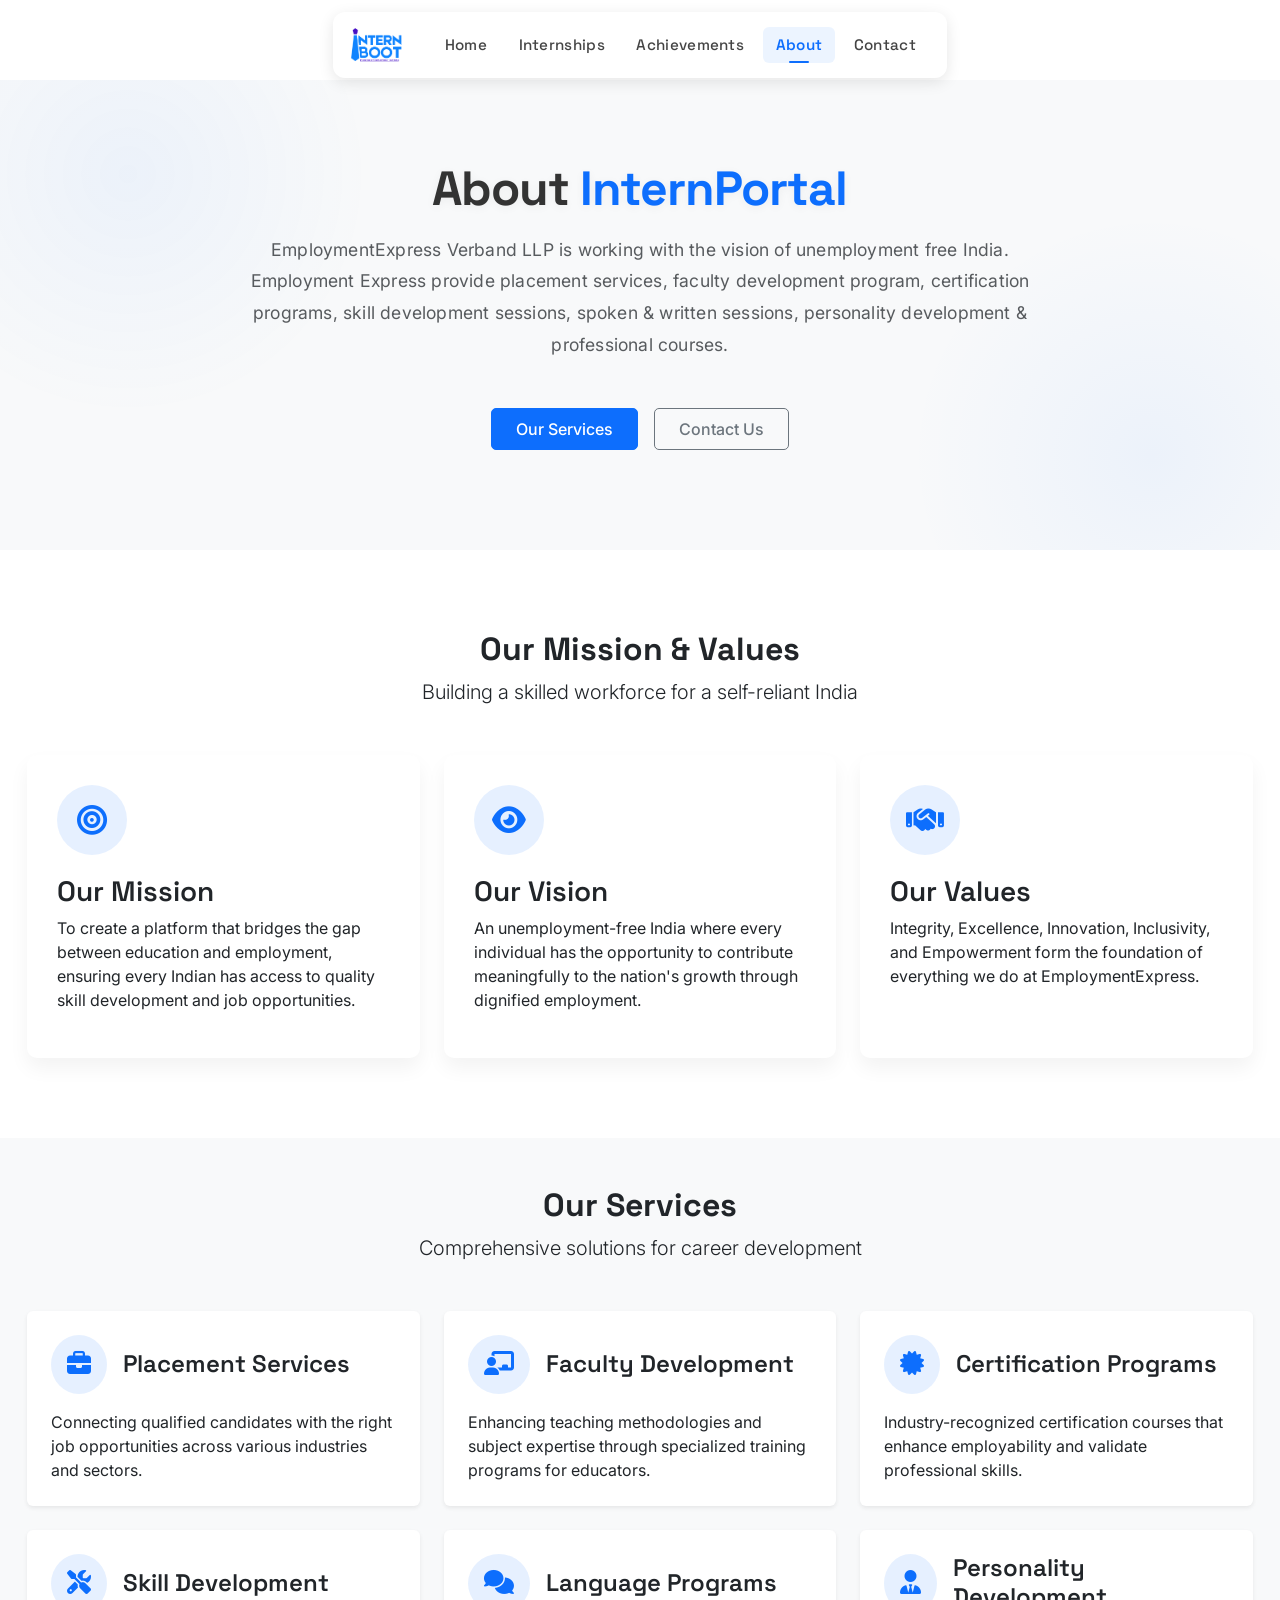
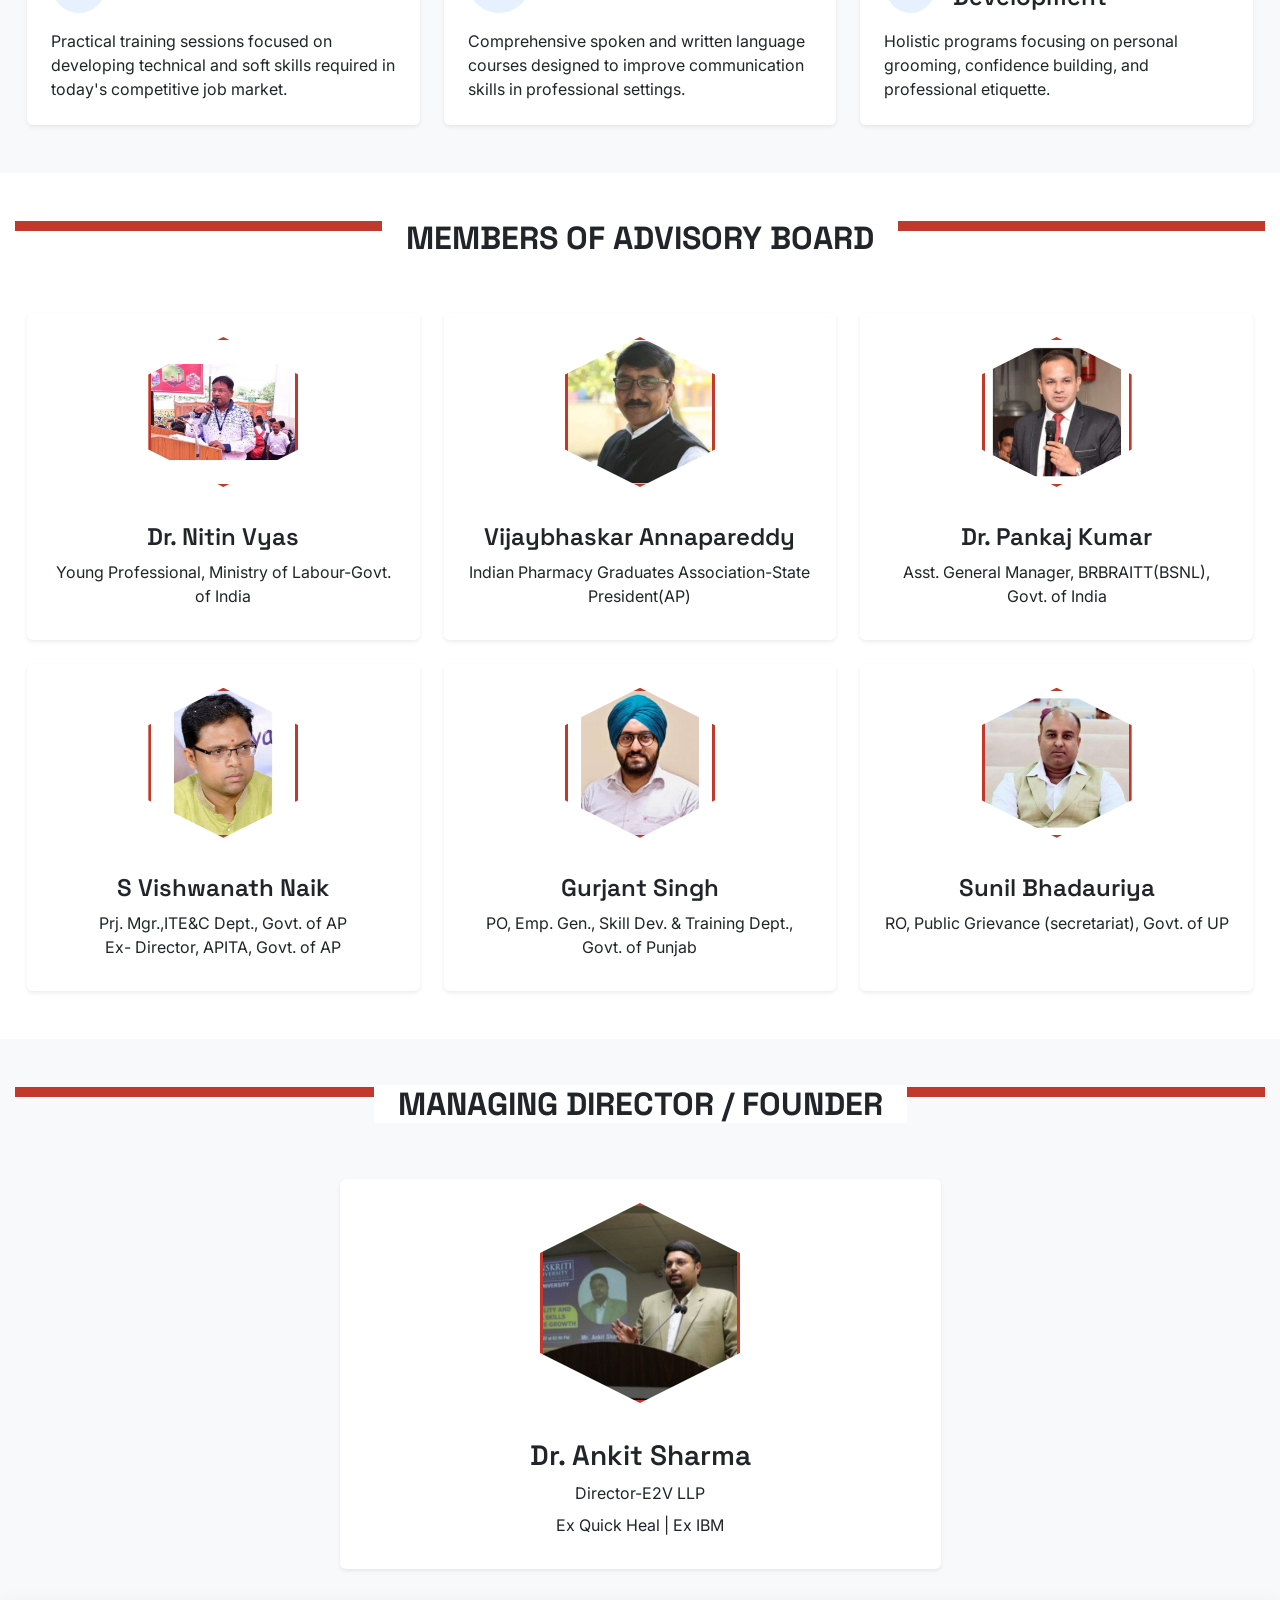
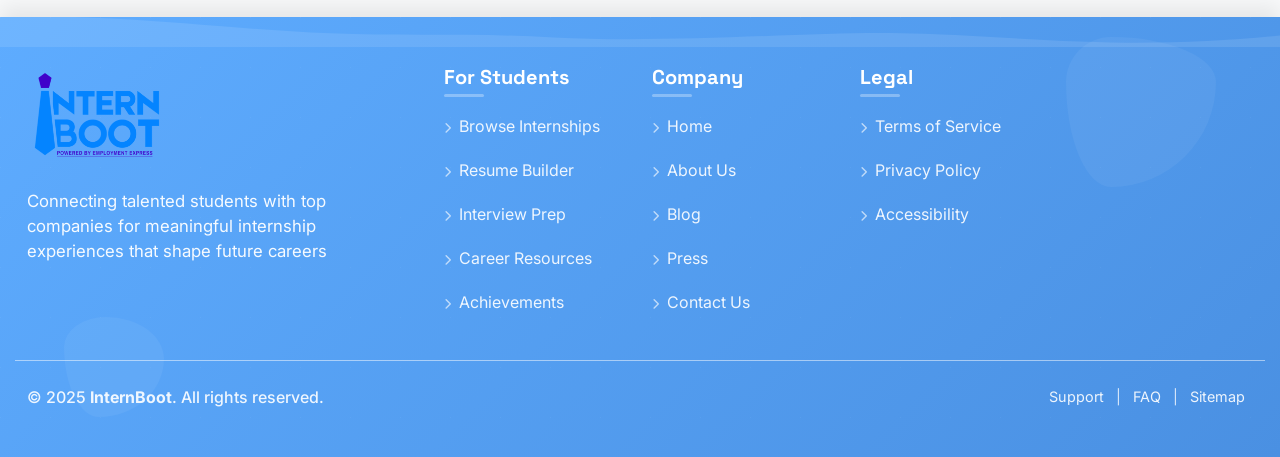
<file: about.html>
<!DOCTYPE html>
<html lang="en">
<head>
    <meta charset="UTF-8">
    <meta name="viewport" content="width=device-width, initial-scale=1.0">
    <title>About Us - InternPortal</title>
      <!-- Favicon -->
    <link rel="icon" type="image/png" href="img/logos/InternBoot.png">
    <link rel="apple-touch-icon" href="img/logos/InternBoot.png">
    <!-- Bootstrap CSS -->
    <link href="https://cdn.jsdelivr.net/npm/bootstrap@5.3.0/dist/css/bootstrap.min.css" rel="stylesheet">
    <!-- Font Awesome -->
    <link rel="stylesheet" href="https://cdnjs.cloudflare.com/ajax/libs/font-awesome/6.4.0/css/all.min.css">
    <!-- Google Fonts -->
    <link href="https://fonts.googleapis.com/css2?family=Inter:wght@300;400;500;600;700;800&family=Space+Grotesk:wght@400;500;600;700&display=swap" rel="stylesheet">
    <!-- Swiper CSS -->
    <link rel="stylesheet" href="https://cdn.jsdelivr.net/npm/swiper@10/swiper-bundle.min.css">
    <!-- Custom CSS -->
    <link rel="stylesheet" href="css/style.css">
    <style>
        /* Additional styles for About Us page */

        .about-hero {
            padding: 80px 0 100px;
            background-color: #f8f9fa;
            background-image: radial-gradient(circle at 10% 20%, rgba(13, 110, 253, 0.05) 0%, transparent 20%),
                            radial-gradient(circle at 90% 80%, rgba(13, 110, 253, 0.05) 0%, transparent 20%);
            position: relative;
            overflow: hidden;
        }

        .hero-title {
            font-size: 3rem;
            font-weight: 700;
            color: #333;
            line-height: 1.2;
        }

        .hero-title .text-primary {
            color: #0d6efd !important;
        }

        .hero-subtitle {
            font-size: 1.1rem;
            line-height: 1.8;
            max-width: 800px;
            margin: 0 auto;
            color: #6c757d;
        }

        .about-hero .btn {
            font-weight: 500;
            border-radius: 5px;
            transition: all 0.3s ease;
        }

        .about-hero .btn-primary {
            background-color: #0d6efd;
            border-color: #0d6efd;
        }

        .about-hero .btn-primary:hover {
            background-color: #0b5ed7;
            border-color: #0a58ca;
            transform: translateY(-2px);
            box-shadow: 0 4px 8px rgba(0, 0, 0, 0.1);
        }

        .about-hero .btn-outline-secondary:hover {
            background-color: #6c757d;
            transform: translateY(-2px);
            box-shadow: 0 4px 8px rgba(0, 0, 0, 0.1);
        }

        .mission-section {
            padding: 80px 0;
        }

        .mission-card {
            padding: 30px;
            border-radius: 10px;
            box-shadow: 0 10px 20px rgba(0, 0, 0, 0.05);
            height: 100%;
            transition: transform 0.3s ease;
            background: #fff;
        }

        .mission-card:hover {
            transform: translateY(-5px);
        }

        .mission-icon {
            width: 70px;
            height: 70px;
            display: flex;
            align-items: center;
            justify-content: center;
            background: rgba(13, 110, 253, 0.1);
            border-radius: 50%;
            margin-bottom: 20px;
        }

        .mission-icon i {
            font-size: 30px;
            color: #0d6efd;
        }

        .stats-section {
            background-color: #0d6efd;
            padding: 60px 0;
            color: white;
        }

        .stat-item {
            text-align: center;
            padding: 20px;
        }

        .stat-item h2 {
            font-size: 3.5rem;
            font-weight: 700;
            margin-bottom: 10px;
            color: rgba(255, 255, 255, 0.9);
        }

        .stat-item p {
            font-size: 1.1rem;
            opacity: 0.9;
        }

        /* Hexagon styles for team members */
        .hexagon-container {
            position: relative;
            width: 170px;
            height: 170px;
            margin: 0 auto 20px;
        }

        .hexagon {
            position: relative;
            width: 150px;
            height: 150px;
            background: white;
            margin: 0 auto;
            clip-path: polygon(50% 0%, 100% 25%, 100% 75%, 50% 100%, 0% 75%, 0% 25%);
            display: flex;
            align-items: center;
            justify-content: center;
            overflow: hidden;
            border: 3px solid #c0392b;
        }

        .hexagon img {
            width: 100%;
            height: 100%;
            object-fit: cover;
        }
    </style>
</head>
<body>
    <!-- Navbar Container -->
    <div id="navbar-container"></div>

    <!-- Hero Section -->
    <section class="about-hero">
        <div class="container">
            <div class="row justify-content-center">
                <div class="col-lg-8 text-center">
                    <h1 class="hero-title mb-3">About <span class="text-primary">InternPortal</span></h1>

                    <p class="hero-subtitle text-muted mb-5">
                        EmploymentExpress Verband LLP is working with the vision of unemployment free India. Employment Express provide placement services, faculty development program, certification programs, skill development sessions, spoken & written sessions, personality development & professional courses.
                    </p>

                    <div class="d-flex justify-content-center gap-3">
                        <a href="#services" class="btn btn-primary px-4 py-2">Our Services</a>
                        <a href="contact.html" class="btn btn-outline-secondary px-4 py-2">Contact Us</a>
                    </div>
                </div>
            </div>
        </div>
    </section>

    <!-- Mission Section -->
    <section class="mission-section">
        <div class="container">
            <div class="text-center mb-5">
                <h2 class="fw-bold">Our Mission & Values</h2>
                <p class="lead">Building a skilled workforce for a self-reliant India</p>
            </div>
            <div class="row g-4">
                <div class="col-md-4">
                    <div class="mission-card">
                        <div class="mission-icon">
                            <i class="fas fa-bullseye"></i>
                        </div>
                        <h3>Our Mission</h3>
                        <p>To create a platform that bridges the gap between education and employment, ensuring every Indian has access to quality skill development and job opportunities.</p>
                    </div>
                </div>
                <div class="col-md-4">
                    <div class="mission-card">
                        <div class="mission-icon">
                            <i class="fas fa-eye"></i>
                        </div>
                        <h3>Our Vision</h3>
                        <p>An unemployment-free India where every individual has the opportunity to contribute meaningfully to the nation's growth through dignified employment.</p>
                    </div>
                </div>
                <div class="col-md-4">
                    <div class="mission-card">
                        <div class="mission-icon">
                            <i class="fas fa-handshake"></i>
                        </div>
                        <h3>Our Values</h3>
                        <p>Integrity, Excellence, Innovation, Inclusivity, and Empowerment form the foundation of everything we do at EmploymentExpress.</p>
                    </div>
                </div>
            </div>
        </div>
    </section>

    <!-- Services Section -->
    <section id="services" class="py-5 bg-light">
        <div class="container">
            <div class="text-center mb-5">
                <h2 class="fw-bold">Our Services</h2>
                <p class="lead">Comprehensive solutions for career development</p>
            </div>
            <div class="row g-4">
                <div class="col-md-6 col-lg-4">
                    <div class="card h-100 border-0 shadow-sm">
                        <div class="card-body p-4">
                            <div class="d-flex align-items-center mb-3">
                                <div class="bg-primary bg-opacity-10 p-3 rounded-circle me-3">
                                    <i class="fas fa-briefcase text-primary fs-4"></i>
                                </div>
                                <h4 class="card-title mb-0">Placement Services</h4>
                            </div>
                            <p class="card-text">Connecting qualified candidates with the right job opportunities across various industries and sectors.</p>
                        </div>
                    </div>
                </div>
                <div class="col-md-6 col-lg-4">
                    <div class="card h-100 border-0 shadow-sm">
                        <div class="card-body p-4">
                            <div class="d-flex align-items-center mb-3">
                                <div class="bg-primary bg-opacity-10 p-3 rounded-circle me-3">
                                    <i class="fas fa-chalkboard-teacher text-primary fs-4"></i>
                                </div>
                                <h4 class="card-title mb-0">Faculty Development</h4>
                            </div>
                            <p class="card-text">Enhancing teaching methodologies and subject expertise through specialized training programs for educators.</p>
                        </div>
                    </div>
                </div>
                <div class="col-md-6 col-lg-4">
                    <div class="card h-100 border-0 shadow-sm">
                        <div class="card-body p-4">
                            <div class="d-flex align-items-center mb-3">
                                <div class="bg-primary bg-opacity-10 p-3 rounded-circle me-3">
                                    <i class="fas fa-certificate text-primary fs-4"></i>
                                </div>
                                <h4 class="card-title mb-0">Certification Programs</h4>
                            </div>
                            <p class="card-text">Industry-recognized certification courses that enhance employability and validate professional skills.</p>
                        </div>
                    </div>
                </div>
                <div class="col-md-6 col-lg-4">
                    <div class="card h-100 border-0 shadow-sm">
                        <div class="card-body p-4">
                            <div class="d-flex align-items-center mb-3">
                                <div class="bg-primary bg-opacity-10 p-3 rounded-circle me-3">
                                    <i class="fas fa-tools text-primary fs-4"></i>
                                </div>
                                <h4 class="card-title mb-0">Skill Development</h4>
                            </div>
                            <p class="card-text">Practical training sessions focused on developing technical and soft skills required in today's competitive job market.</p>
                        </div>
                    </div>
                </div>
                <div class="col-md-6 col-lg-4">
                    <div class="card h-100 border-0 shadow-sm">
                        <div class="card-body p-4">
                            <div class="d-flex align-items-center mb-3">
                                <div class="bg-primary bg-opacity-10 p-3 rounded-circle me-3">
                                    <i class="fas fa-comments text-primary fs-4"></i>
                                </div>
                                <h4 class="card-title mb-0">Language Programs</h4>
                            </div>
                            <p class="card-text">Comprehensive spoken and written language courses designed to improve communication skills in professional settings.</p>
                        </div>
                    </div>
                </div>
                <div class="col-md-6 col-lg-4">
                    <div class="card h-100 border-0 shadow-sm">
                        <div class="card-body p-4">
                            <div class="d-flex align-items-center mb-3">
                                <div class="bg-primary bg-opacity-10 p-3 rounded-circle me-3">
                                    <i class="fas fa-user-tie text-primary fs-4"></i>
                                </div>
                                <h4 class="card-title mb-0">Personality Development</h4>
                            </div>
                            <p class="card-text">Holistic programs focusing on personal grooming, confidence building, and professional etiquette.</p>
                        </div>
                    </div>
                </div>
            </div>
        </div>
    </section>

    <!-- Team Section -->
    <section class="py-5">
        <div class="container">
            <div class="text-center mb-5">
                <div class="position-relative">
                    <div style="height: 10px; background-color: #c0392b; width: 100%;"></div>
                    <h2 class="fw-bold position-relative bg-white d-inline-block px-4 mx-auto" style="margin-top: -20px;">MEMBERS OF ADVISORY BOARD</h2>
                </div>
            </div>
            <div class="row g-4">
                <div class="col-md-4">
                    <div class="card border-0 shadow-sm h-100">
                        <div class="card-body text-center p-4">
                            <div class="hexagon-container mx-auto mb-3">
                                <div class="hexagon">
                                    <img src="img/mentors/7.png" alt="Dr. Nitin Vyas">
                                </div>
                            </div>
                            <h4>Dr. Nitin Vyas</h4>
                            <p class="mb-2">Young Professional, Ministry of Labour-Govt. of India</p>
                        </div>
                    </div>
                </div>
                <div class="col-md-4">
                    <div class="card border-0 shadow-sm h-100">
                        <div class="card-body text-center p-4">
                            <div class="hexagon-container mx-auto mb-3">
                                <div class="hexagon">
                                    <img src="img/mentors/5.png" alt="Vijaybhaskar Annapareddy">
                                </div>
                            </div>
                            <h4>Vijaybhaskar Annapareddy</h4>
                            <p class="mb-2">Indian Pharmacy Graduates Association-State President(AP)</p>
                        </div>
                    </div>
                </div>
                <div class="col-md-4">
                    <div class="card border-0 shadow-sm h-100">
                        <div class="card-body text-center p-4">
                            <div class="hexagon-container mx-auto mb-3">
                                <div class="hexagon">
                                    <img src="img/mentors/6.png" alt="Dr. Pankaj Kumar">
                                </div>
                            </div>
                            <h4>Dr. Pankaj Kumar</h4>
                            <p class="mb-2">Asst. General Manager, BRBRAITT(BSNL), Govt. of India</p>
                        </div>
                    </div>
                </div>
                <div class="col-md-4">
                    <div class="card border-0 shadow-sm h-100">
                        <div class="card-body text-center p-4">
                            <div class="hexagon-container mx-auto mb-3">
                                <div class="hexagon">
                                    <img src="img/mentors/2.png" alt="S Vishwanath Naik">
                                </div>
                            </div>
                            <h4>S Vishwanath Naik</h4>
                            <p class="mb-2">Prj. Mgr.,ITE&C Dept., Govt. of AP<br>Ex- Director, APITA, Govt. of AP</p>
                        </div>
                    </div>
                </div>
                <div class="col-md-4">
                    <div class="card border-0 shadow-sm h-100">
                        <div class="card-body text-center p-4">
                            <div class="hexagon-container mx-auto mb-3">
                                <div class="hexagon">
                                    <img src="img/mentors/4.png" alt="Gurjant Singh">
                                </div>
                            </div>
                            <h4>Gurjant Singh</h4>
                            <p class="mb-2">PO, Emp. Gen., Skill Dev. & Training Dept., Govt. of Punjab</p>
                        </div>
                    </div>
                </div>
                <div class="col-md-4">
                    <div class="card border-0 shadow-sm h-100">
                        <div class="card-body text-center p-4">
                            <div class="hexagon-container mx-auto mb-3">
                                <div class="hexagon">
                                    <img src="img/mentors/3.png" alt="Sunil Bhadauriya">
                                </div>
                            </div>
                            <h4>Sunil Bhadauriya</h4>
                            <p class="mb-2">RO, Public Grievance (secretariat), Govt. of UP</p>
                        </div>
                    </div>
                </div>
            </div>
        </div>
    </section>

    <!-- Managing Director Section -->
    <section class="py-5" style="background-color: #f8f9fa;">
        <div class="container">
            <div class="text-center mb-5">
                <div class="position-relative">
                    <div style="height: 10px; background-color: #c0392b; width: 100%;"></div>
                    <h2 class="fw-bold position-relative bg-white d-inline-block px-4 mx-auto" style="margin-top: -20px;">MANAGING DIRECTOR / FOUNDER</h2>
                </div>
            </div>
            <div class="row justify-content-center">
                <div class="col-md-6">
                    <div class="card border-0 shadow-sm h-100">
                        <div class="card-body text-center p-4">
                            <div class="hexagon-container mx-auto mb-3" style="width: 220px; height: 220px;">
                                <div class="hexagon" style="width: 200px; height: 200px;">
                                    <img src="img/mentors/1.png" alt="Dr. Ankit Sharma">
                                </div>
                            </div>
                            <h3>Dr. Ankit Sharma</h3>
                            <p class="mb-2">Director-E2V LLP</p>
                            <p class="mb-2">Ex Quick Heal | Ex IBM</p>
                        </div>
                    </div>
                </div>
            </div>
        </div>
    </section>

    <!-- Footer Container -->
    <div id="footer-container"></div>

    <!-- Bootstrap JS Bundle with Popper -->
    <script src="https://cdn.jsdelivr.net/npm/bootstrap@5.3.0/dist/js/bootstrap.bundle.min.js"></script>
    <!-- Swiper JS -->
    <script src="https://cdn.jsdelivr.net/npm/swiper@10/swiper-bundle.min.js"></script>
    <!-- Components JS -->
    <script src="js/components.js"></script>
</body>
</html>
</file>
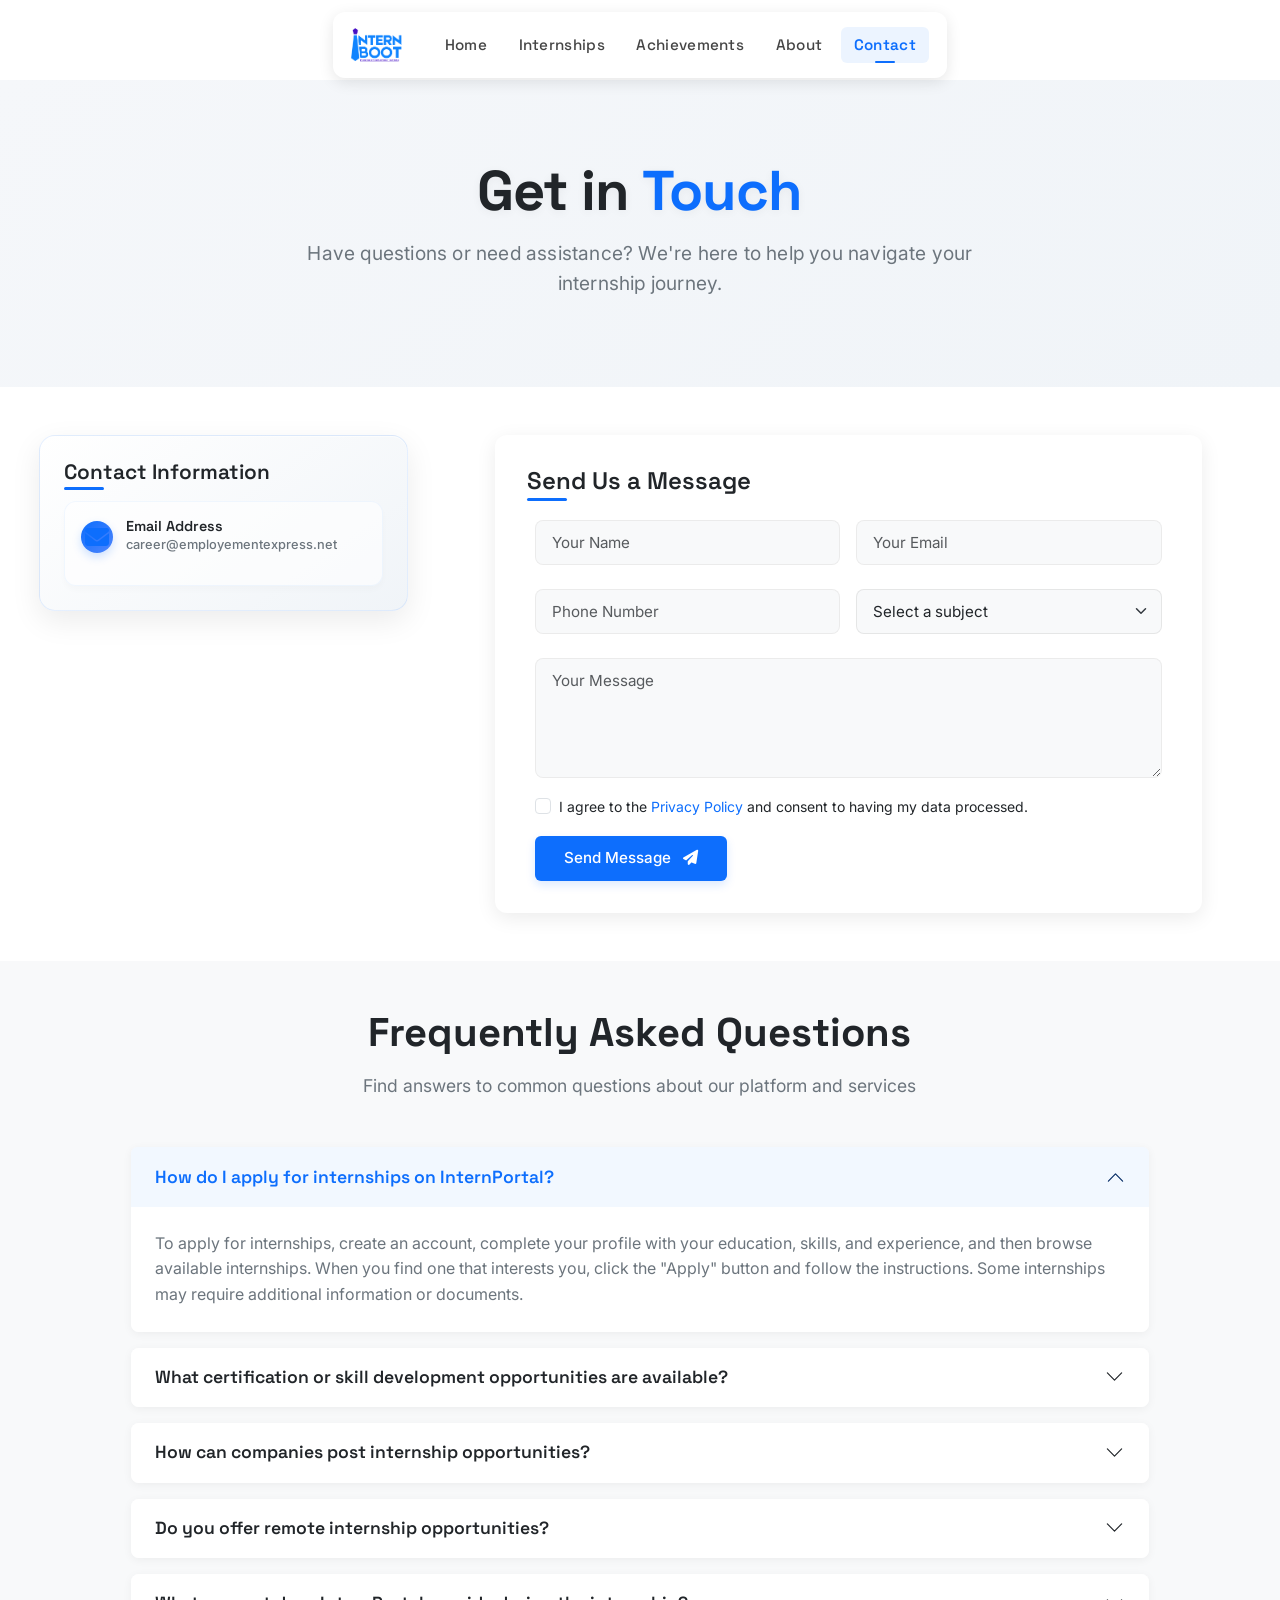
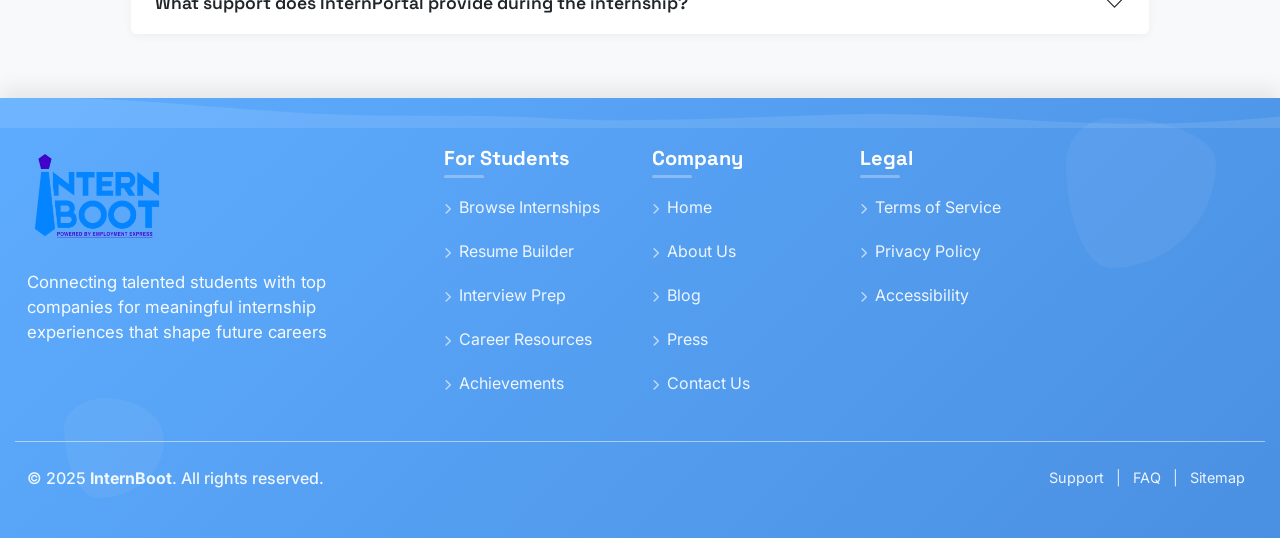
<file: contact.html>
<!DOCTYPE html>
<html lang="en">
<head>
    <meta charset="UTF-8">
    <meta name="viewport" content="width=device-width, initial-scale=1.0">
    <title>Contact Us - InternPortal</title>
      <!-- Favicon -->
    <link rel="icon" type="image/png" href="img/logos/InternBoot.png">
    <link rel="apple-touch-icon" href="img/logos/InternBoot.png">
    <!-- Bootstrap CSS -->
    <link href="https://cdn.jsdelivr.net/npm/bootstrap@5.3.0/dist/css/bootstrap.min.css" rel="stylesheet">
    <!-- Font Awesome -->
    <link rel="stylesheet" href="https://cdnjs.cloudflare.com/ajax/libs/font-awesome/6.4.0/css/all.min.css">
    <!-- Google Fonts -->
    <link href="https://fonts.googleapis.com/css2?family=Inter:wght@300;400;500;600;700;800&family=Space+Grotesk:wght@400;500;600;700&display=swap" rel="stylesheet">
    <!-- Swiper CSS -->
    <link rel="stylesheet" href="https://cdn.jsdelivr.net/npm/swiper@10/swiper-bundle.min.css">
    <!-- Custom CSS -->
    <link rel="stylesheet" href="css/style.css">
    <link rel="stylesheet" href="css/contact.css">
</head>
<body>
    <!-- Navbar Container -->
    <div id="navbar-container"></div>

    <!-- Contact Hero Section -->
    <section class="contact-hero">
        <div class="container">
            <div class="row justify-content-center">
                <div class="col-lg-8 text-center">
                    <h1 class="hero-title mb-3">Get in <span class="highlight">Touch</span></h1>
                    <p class="hero-subtitle mb-4">Have questions or need assistance? We're here to help you navigate your internship journey.</p>
                </div>
            </div>
        </div>
    </section>

    <!-- Contact Section -->
    <section class="contact-section py-5">
        <div class="container">
            <div class="row g-5">
                <!-- Contact Information -->
                <div class="col-lg-4">
                    <div class="contact-info compact-info enhanced-contact-info">
                        <h3 class="contact-title">Contact Information</h3>
                        <div class="contact-item enhanced-contact-item">
                            <div class="icon-box enhanced-icon-box">
                                <i class="fas fa-envelope"></i>
                            </div>
                            <div class="contact-text">
                                <h5 class="contact-label">Email Address</h5>
                                <p class="contact-value">career@employementexpress.net</p>
                            </div>
                        </div>
                    </div>
                </div>

                <!-- Contact Form -->
                <div class="col-lg-8">
                    <div class="contact-form-container">
                        <h3 class="mb-4">Send Us a Message</h3>
                        <form id="contactForm" class="contact-form" action="https://formsubmit.co/career@employementexpress.net" method="POST">
                            <!-- FormSubmit Configuration -->
                            <input type="hidden" name="_subject" value="New Contact Form Submission from InternPortal">
                            <input type="hidden" name="_template" value="table">
                            <input type="hidden" name="_captcha" value="false">
                            <div class="row g-3">
                                <div class="col-md-6">
                                    <input type="text" class="form-control" id="name" name="name" placeholder="Your Name" required>
                                </div>
                                <div class="col-md-6">
                                    <input type="email" class="form-control" id="email" name="email" placeholder="Your Email" required>
                                </div>
                                <div class="col-md-6">
                                    <input type="tel" class="form-control" id="phone" name="phone" placeholder="Phone Number">
                                </div>
                                <div class="col-md-6">
                                    <select class="form-select" id="subject" name="subject" required>
                                        <option value="" selected disabled>Select a subject</option>
                                        <option value="General Inquiry">General Inquiry</option>
                                        <option value="Internship Application">Internship Application</option>
                                        <option value="Partnership Opportunity">Partnership Opportunity</option>
                                        <option value="Technical Support">Technical Support</option>
                                        <option value="Feedback">Feedback</option>
                                    </select>
                                </div>
                                <div class="col-12">
                                    <textarea class="form-control" id="message" name="message" placeholder="Your Message" style="height: 120px" required></textarea>
                                </div>
                                <!-- Form submission is handled by JavaScript -->
                                <div class="col-12 mt-2">
                                    <div class="form-check">
                                        <input class="form-check-input" type="checkbox" id="privacyPolicy" required>
                                        <label class="form-check-label small" for="privacyPolicy">
                                            I agree to the <a href="#">Privacy Policy</a> and consent to having my data processed.
                                        </label>
                                    </div>
                                </div>
                                <div class="col-12 mt-3">
                                    <button type="submit" class="btn btn-primary submit-btn">
                                        <span>Send Message</span>
                                        <i class="fas fa-paper-plane ms-2"></i>
                                    </button>
                                </div>
                            </div>
                        </form>
                    </div>
                </div>
            </div>
        </div>
    </section>

    <!-- Success Modal -->
    <div class="modal fade" id="successModal" tabindex="-1" aria-labelledby="successModalLabel" aria-hidden="true">
        <div class="modal-dialog modal-dialog-centered">
            <div class="modal-content">
                <div class="modal-header border-0">
                    <button type="button" class="btn-close" data-bs-dismiss="modal" aria-label="Close"></button>
                </div>
                <div class="modal-body text-center py-4">
                    <div class="mb-4">
                        <i class="fas fa-check-circle text-success" style="font-size: 4rem;"></i>
                    </div>
                    <h3 class="modal-title mb-3" id="successModalLabel">Message Sent Successfully!</h3>
                    <p class="mb-4">Thank you for contacting us. Your message has been sent to <strong>career@employementexpress.net</strong>. We will get back to you soon.</p>
                    <button type="button" class="btn btn-primary px-4 py-2 mt-3" data-bs-dismiss="modal">Close</button>
                </div>
            </div>
        </div>
    </div>


    <!-- FAQ Section -->
    <section class="faq-section py-5 bg-light">
        <div class="container">
            <div class="row justify-content-center mb-5">
                <div class="col-lg-8 text-center">
                    <h2 class="section-title">Frequently Asked Questions</h2>
                    <p class="section-subtitle">Find answers to common questions about our platform and services</p>
                </div>
            </div>
            <div class="row justify-content-center">
                <div class="col-lg-10">
                    <div class="accordion" id="faqAccordion">
                        <!-- FAQ Item 1 -->
                        <div class="accordion-item">
                            <h2 class="accordion-header" id="headingOne">
                                <button class="accordion-button" type="button" data-bs-toggle="collapse" data-bs-target="#collapseOne" aria-expanded="true" aria-controls="collapseOne">
                                    How do I apply for internships on InternPortal?
                                </button>
                            </h2>
                            <div id="collapseOne" class="accordion-collapse collapse show" aria-labelledby="headingOne" data-bs-parent="#faqAccordion">
                                <div class="accordion-body">
                                    To apply for internships, create an account, complete your profile with your education, skills, and experience, and then browse available internships. When you find one that interests you, click the "Apply" button and follow the instructions. Some internships may require additional information or documents.
                                </div>
                            </div>
                        </div>

                        <!-- FAQ Item 2 -->
                        <div class="accordion-item">
                            <h2 class="accordion-header" id="headingTwo">
                                <button class="accordion-button collapsed" type="button" data-bs-toggle="collapse" data-bs-target="#collapseTwo" aria-expanded="false" aria-controls="collapseTwo">
                                    What certification or skill development opportunities are available?
                                </button>
                            </h2>
                            <div id="collapseTwo" class="accordion-collapse collapse" aria-labelledby="headingTwo" data-bs-parent="#faqAccordion">
                                <div class="accordion-body">
                                    Our internships include various certification and skill development opportunities. Many of our partner companies offer industry-recognized certifications upon successful completion of internships. Additionally, we provide access to specialized training modules, workshops, and mentorship programs to enhance your skills in your chosen field. These credentials can significantly boost your resume and improve your career prospects.
                                </div>
                            </div>
                        </div>

                        <!-- FAQ Item 3 -->
                        <div class="accordion-item">
                            <h2 class="accordion-header" id="headingThree">
                                <button class="accordion-button collapsed" type="button" data-bs-toggle="collapse" data-bs-target="#collapseThree" aria-expanded="false" aria-controls="collapseThree">
                                    How can companies post internship opportunities?
                                </button>
                            </h2>
                            <div id="collapseThree" class="accordion-collapse collapse" aria-labelledby="headingThree" data-bs-parent="#faqAccordion">
                                <div class="accordion-body">
                                    Companies can create an employer account, verify their business details, and then post internship opportunities through our employer dashboard. We offer various packages for posting internships, from single listings to subscription plans for regular recruiters. Our team reviews all postings to ensure quality.
                                </div>
                            </div>
                        </div>

                        <!-- FAQ Item 4 -->
                        <div class="accordion-item">
                            <h2 class="accordion-header" id="headingFour">
                                <button class="accordion-button collapsed" type="button" data-bs-toggle="collapse" data-bs-target="#collapseFour" aria-expanded="false" aria-controls="collapseFour">
                                    Do you offer remote internship opportunities?
                                </button>
                            </h2>
                            <div id="collapseFour" class="accordion-collapse collapse" aria-labelledby="headingFour" data-bs-parent="#faqAccordion">
                                <div class="accordion-body">
                                    Yes, we offer a wide range of remote internship opportunities. You can filter internship listings by location and select "Remote" to view all remote positions. These opportunities are perfect for students who need flexibility or are unable to relocate for an internship.
                                </div>
                            </div>
                        </div>

                        <!-- FAQ Item 5 -->
                        <div class="accordion-item">
                            <h2 class="accordion-header" id="headingFive">
                                <button class="accordion-button collapsed" type="button" data-bs-toggle="collapse" data-bs-target="#collapseFive" aria-expanded="false" aria-controls="collapseFive">
                                    What support does InternPortal provide during the internship?
                                </button>
                            </h2>
                            <div id="collapseFive" class="accordion-collapse collapse" aria-labelledby="headingFive" data-bs-parent="#faqAccordion">
                                <div class="accordion-body">
                                    We provide ongoing support throughout your internship journey. This includes access to learning resources, regular check-ins, a community forum to connect with other interns, and a dedicated support team to address any issues. We also collect feedback to ensure both interns and employers have a positive experience.
                                </div>
                            </div>
                        </div>
                    </div>
                </div>
            </div>
        </div>
    </section>

    <!-- Footer Container -->
    <div id="footer-container"></div>

    <!-- Bootstrap JS Bundle with Popper -->
    <script src="https://cdn.jsdelivr.net/npm/bootstrap@5.3.0/dist/js/bootstrap.bundle.min.js"></script>
    <!-- Swiper JS -->
    <script src="https://cdn.jsdelivr.net/npm/swiper@10/swiper-bundle.min.js"></script>
    <!-- Components JS -->
    <script src="js/components.js"></script>
    <!-- Custom JS -->
    <script src="js/script.js"></script>
    <script src="js/contact-formsubmit.js"></script>
</body>
</html>
</file>
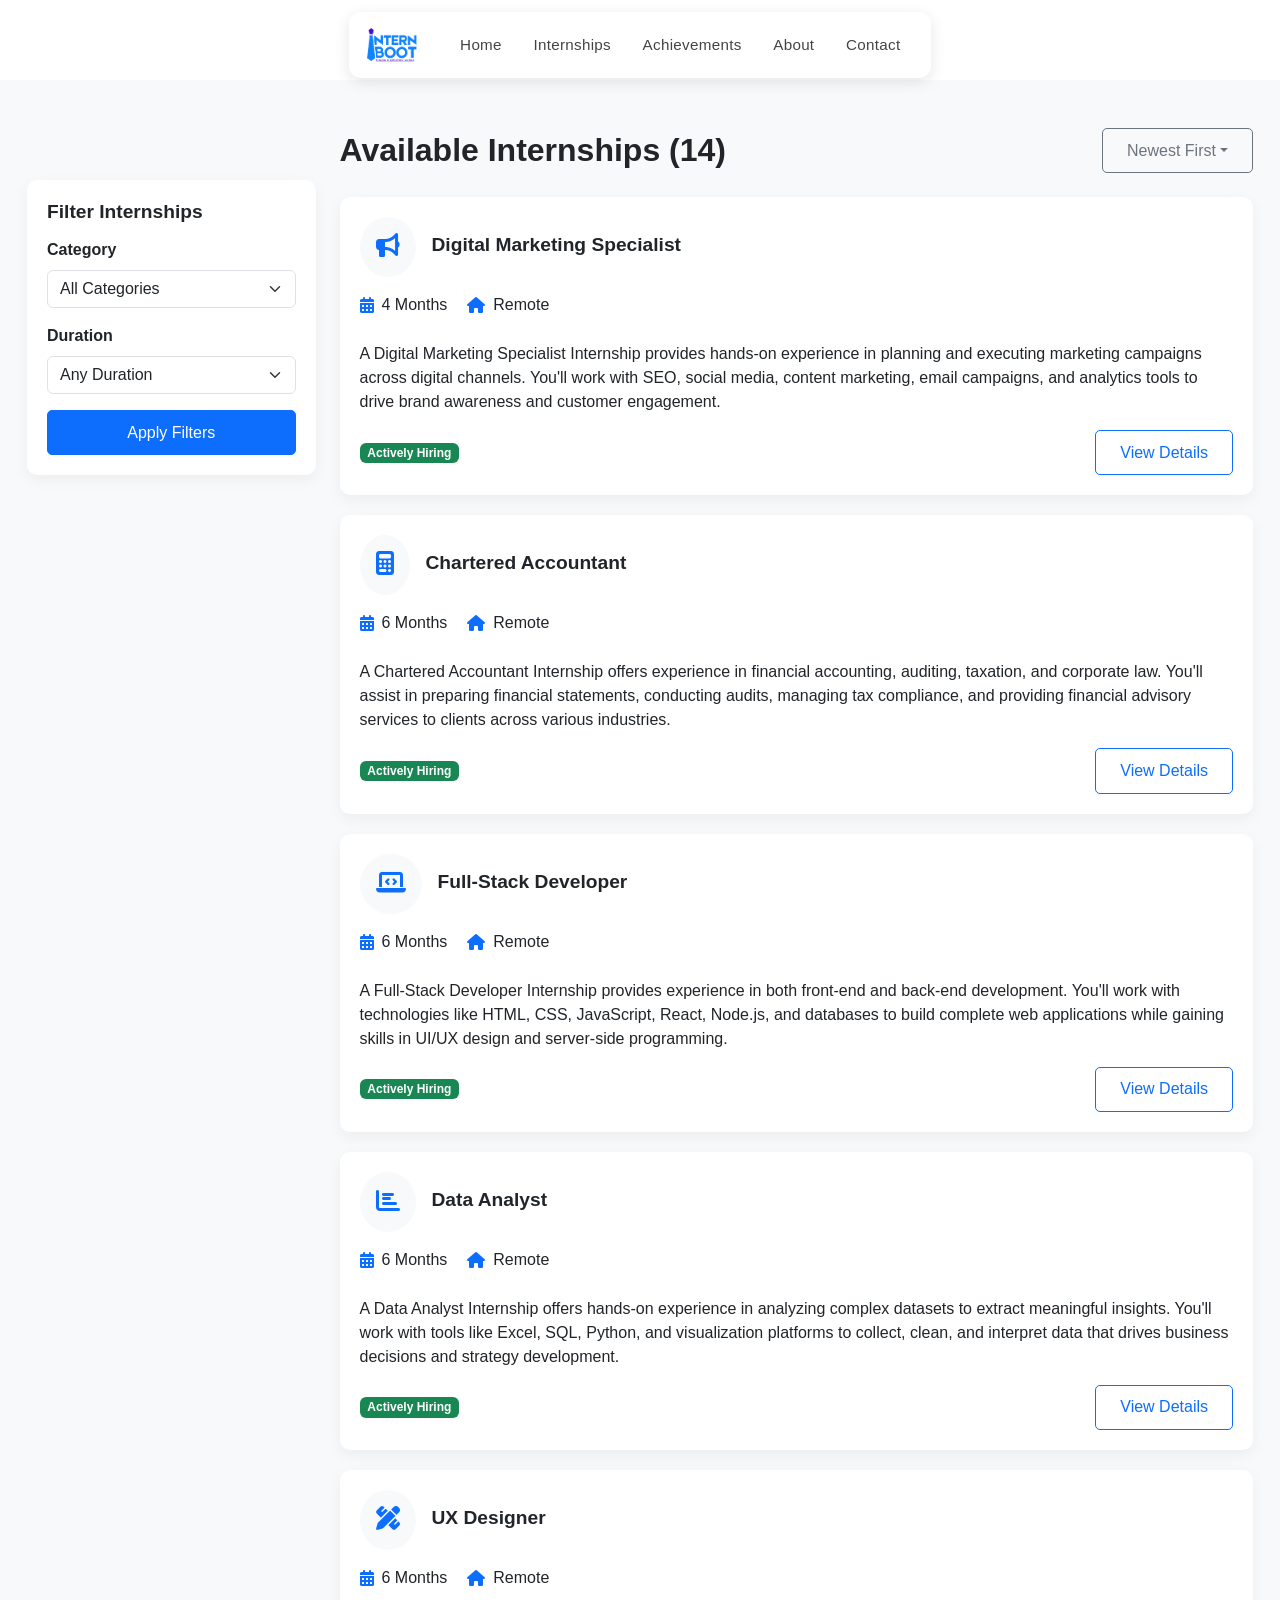
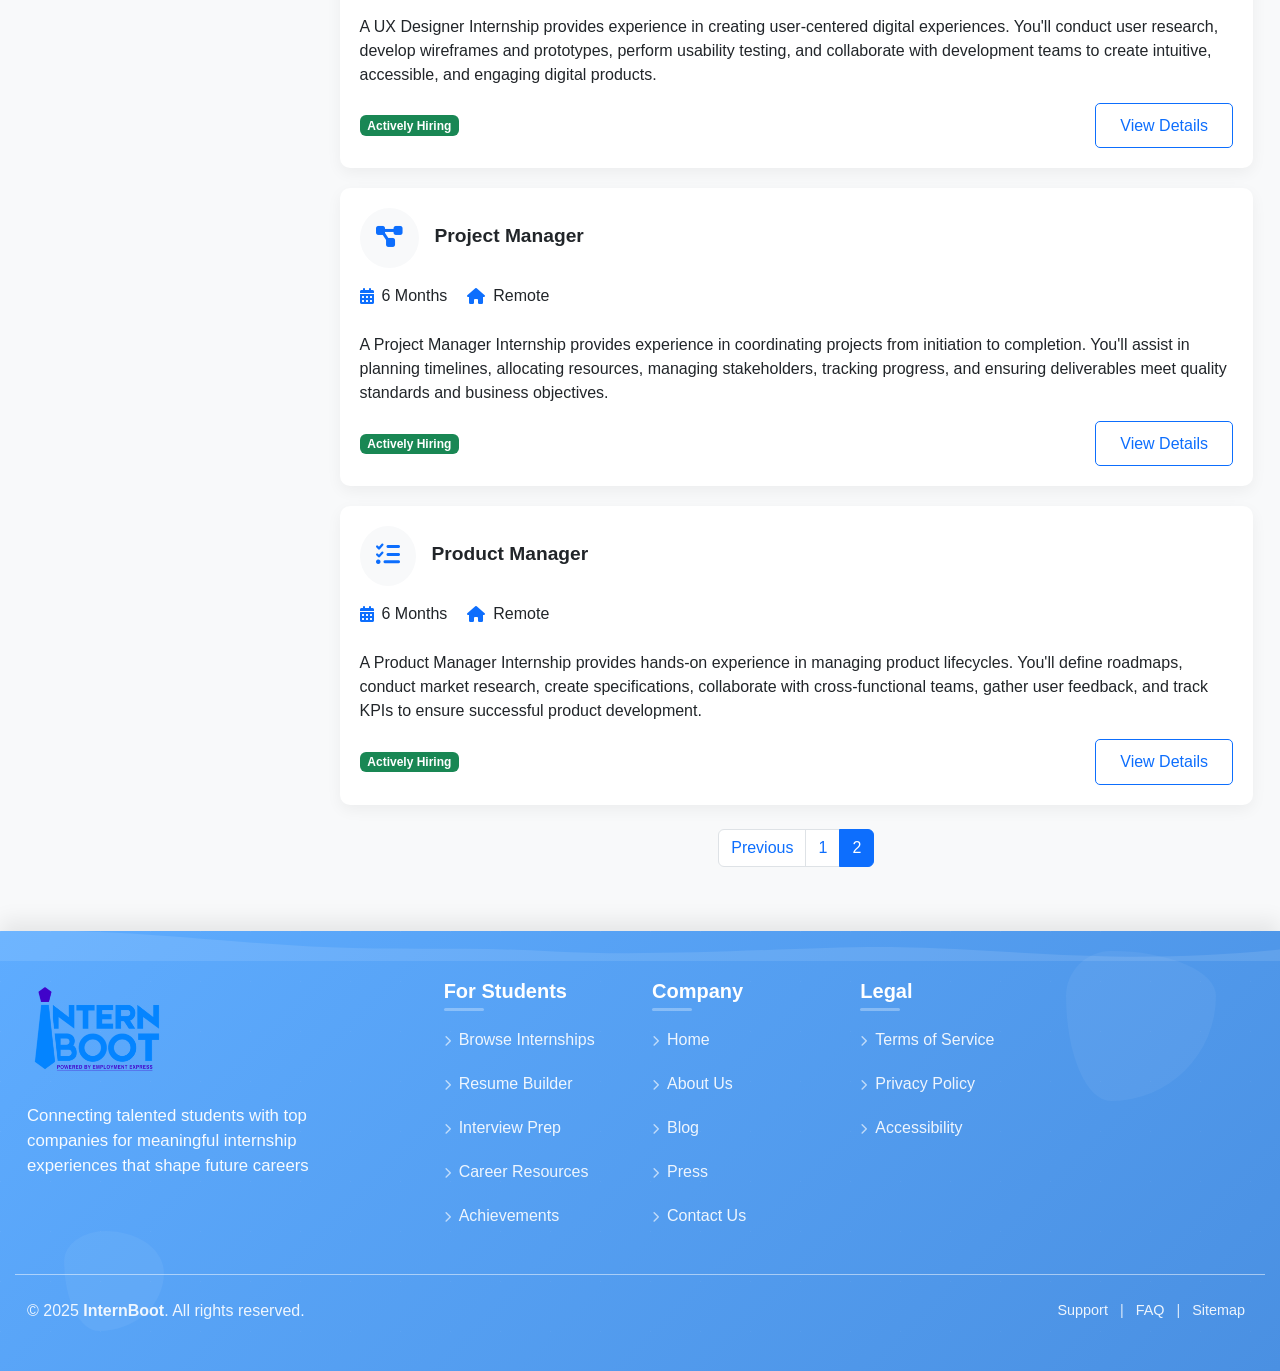
<file: internship-page2.html>
<!DOCTYPE html>
<html lang="en">
<head>
    <meta charset="UTF-8">
    <meta name="viewport" content="width=device-width, initial-scale=1.0">
    <title>Internship Opportunities - InternPortal</title>
      <!-- Favicon -->
    <link rel="icon" type="image/png" href="img/logos/InternBoot.png">
    <link rel="apple-touch-icon" href="img/logos/InternBoot.png">
    <!-- Bootstrap CSS -->
    <link href="https://cdn.jsdelivr.net/npm/bootstrap@5.3.0/dist/css/bootstrap.min.css" rel="stylesheet">
    <!-- Font Awesome -->
    <link rel="stylesheet" href="https://cdnjs.cloudflare.com/ajax/libs/font-awesome/6.4.0/css/all.min.css">
    <!-- Google Fonts -->
    <link href="https://fonts.googleapis.com/css2?family=Poppins:wght@300;400;500;600;700&display=swap" rel="stylesheet">
    <!-- Custom CSS -->
    <link rel="stylesheet" href="css/style.css">
    <style>
        /* Additional styles for Internship page */
        .internship-hero {
            padding: 80px 0 100px;
            background-color: #f8f9fa;
            position: relative;
            overflow: hidden;
        }

        .hero-title {
            font-size: 3rem;
            font-weight: 700;
            color: #333;
            line-height: 1.2;
        }

        .hero-subtitle {
            font-size: 1.1rem;
            line-height: 1.8;
            max-width: 800px;
            margin: 0 auto;
            color: #6c757d;
        }

        .internship-card {
            border-radius: 10px;
            box-shadow: 0 5px 15px rgba(0, 0, 0, 0.05);
            transition: all 0.3s ease;
            margin-bottom: 20px;
            overflow: hidden;
            background-color: white;
        }

        .internship-card:hover {
            transform: translateY(-5px);
            box-shadow: 0 10px 25px rgba(0, 0, 0, 0.1);
        }

        .internship-card .card-body {
            padding: 20px;
        }

        .company-logo {
            width: 60px;
            height: 60px;
            border-radius: 50%;
            object-fit: cover;
            margin-right: 15px;
        }

        .internship-title {
            font-size: 1.2rem;
            font-weight: 600;
            margin-bottom: 5px;
        }

        .company-name {
            font-size: 1rem;
            color: #6c757d;
            margin-bottom: 15px;
        }

        .internship-details {
            display: flex;
            flex-wrap: wrap;
            margin-bottom: 15px;
        }

        .detail-item {
            display: flex;
            align-items: center;
            margin-right: 20px;
            margin-bottom: 10px;
        }

        .detail-item i {
            color: var(--primary-color);
            margin-right: 8px;
        }

        .filter-section {
            background-color: white;
            border-radius: 10px;
            padding: 20px;
            box-shadow: 0 5px 15px rgba(0, 0, 0, 0.05);
            margin-bottom: 30px;
        }

        .filter-title {
            font-size: 1.2rem;
            font-weight: 600;
            margin-bottom: 15px;
        }
    </style>
</head>
<body>
    <!-- Navbar Container -->
    <div id="navbar-container"></div>


    <!-- Internship Listings Section -->
    <section id="internship-listings" class="py-5 bg-light" style="margin-top: 0;">
        <div class="container">
            <div class="row">
                <!-- Filters Column -->
                <div class="col-lg-3 mb-4 mb-lg-0">
                    <div class="filter-section sticky-top" style="top: 100px;">
                        <h4 class="filter-title">Filter Internships</h4>
                        <form>
                            <div class="mb-3">
                                <label class="form-label fw-bold">Category</label>
                                <select class="form-select" id="categoryFilter">
                                    <option selected>All Categories</option>
                                    <option>Software Development</option>
                                    <option>Web Development</option>
                                    <option>Data Science</option>
                                    <option>Digital Marketing</option>
                                    <option>Content Writing</option>
                                    <option>Business Development</option>
                                    <option>Social Media Marketing</option>
                                    <option>Sales and Marketing</option>
                                </select>
                            </div>

                            <div class="mb-3">
                                <label class="form-label fw-bold">Duration</label>
                                <select class="form-select" id="durationFilter">
                                    <option selected>Any Duration</option>
                                    <option>1-3 Months</option>
                                    <option>3-6 Months</option>
                                    <option>6+ Months</option>
                                </select>
                            </div>


                            <button type="submit" class="btn btn-primary w-100">Apply Filters</button>
                        </form>
                    </div>
                </div>

                <!-- Internships Column -->
                <div class="col-lg-9">
                    <div class="d-flex justify-content-between align-items-center mb-4">
                        <h2 class="mb-0">Available Internships - Page 2 (7)</h2>
                        <div class="dropdown">
                            <button class="btn btn-outline-secondary dropdown-toggle" type="button" id="sortDropdown" data-bs-toggle="dropdown" aria-expanded="false">
                                Sort By
                            </button>
                            <ul class="dropdown-menu" aria-labelledby="sortDropdown">
                                <li><a class="dropdown-item" href="#">Newest First</a></li>
                                <li><a class="dropdown-item" href="#">Duration: Short to Long</a></li>
                            </ul>
                        </div>
                    </div>

                    <!-- Internship Cards for Page 2 -->
                    <div class="internship-card">
                        <div class="card-body">
                            <div class="d-flex align-items-center mb-3">
                                <div class="bg-light rounded-circle p-3 me-3">
                                    <i class="fas fa-bullhorn text-primary fs-4"></i>
                                </div>
                                <div>
                                    <h5 class="internship-title">Digital Marketing Specialist</h5>
                                </div>
                            </div>
                            <div class="internship-details">
                                <div class="detail-item">
                                    <i class="fas fa-calendar-alt"></i>
                                    <span>4 Months</span>
                                </div>
                                <div class="detail-item">
                                    <i class="fas fa-home"></i>
                                    <span>Remote</span>
                                </div>
                            </div>
                            <p class="mb-3">A Digital Marketing Specialist Internship provides hands-on experience in planning and executing marketing campaigns across digital channels. You'll work with SEO, social media, content marketing, email campaigns, and analytics tools to drive brand awareness and customer engagement.</p>
                            <div class="d-flex justify-content-between align-items-center">
                                <span class="badge bg-success">Actively Hiring</span>
                                <a href="#" class="btn btn-outline-primary" data-id="8">View Details</a>
                            </div>
                        </div>
                    </div>

                    <div class="internship-card">
                        <div class="card-body">
                            <div class="d-flex align-items-center mb-3">
                                <div class="bg-light rounded-circle p-3 me-3">
                                    <i class="fas fa-calculator text-primary fs-4"></i>
                                </div>
                                <div>
                                    <h5 class="internship-title">Chartered Accountant</h5>
                                </div>
                            </div>
                            <div class="internship-details">
                                <div class="detail-item">
                                    <i class="fas fa-calendar-alt"></i>
                                    <span>6 Months</span>
                                </div>
                                <div class="detail-item">
                                    <i class="fas fa-home"></i>
                                    <span>Remote</span>
                                </div>
                            </div>
                            <p class="mb-3">A Chartered Accountant Internship offers experience in financial accounting, auditing, taxation, and corporate law. You'll assist in preparing financial statements, conducting audits, managing tax compliance, and providing financial advisory services to clients across various industries.</p>
                            <div class="d-flex justify-content-between align-items-center">
                                <span class="badge bg-success">Actively Hiring</span>
                                <a href="#" class="btn btn-outline-primary" data-id="9">View Details</a>
                            </div>
                        </div>
                    </div>

                    <div class="internship-card">
                        <div class="card-body">
                            <div class="d-flex align-items-center mb-3">
                                <div class="bg-light rounded-circle p-3 me-3">
                                    <i class="fas fa-laptop-code text-primary fs-4"></i>
                                </div>
                                <div>
                                    <h5 class="internship-title">Full-Stack Developer</h5>
                                </div>
                            </div>
                            <div class="internship-details">
                                <div class="detail-item">
                                    <i class="fas fa-calendar-alt"></i>
                                    <span>6 Months</span>
                                </div>
                                <div class="detail-item">
                                    <i class="fas fa-home"></i>
                                    <span>Remote</span>
                                </div>
                            </div>
                            <p class="mb-3">A Full-Stack Developer Internship provides experience in both front-end and back-end development. You'll work with technologies like HTML, CSS, JavaScript, React, Node.js, and databases to build complete web applications while gaining skills in UI/UX design and server-side programming.</p>
                            <div class="d-flex justify-content-between align-items-center">
                                <span class="badge bg-success">Actively Hiring</span>
                                <a href="#" class="btn btn-outline-primary" data-id="10">View Details</a>
                            </div>
                        </div>
                    </div>

                    <div class="internship-card">
                        <div class="card-body">
                            <div class="d-flex align-items-center mb-3">
                                <div class="bg-light rounded-circle p-3 me-3">
                                    <i class="fas fa-chart-bar text-primary fs-4"></i>
                                </div>
                                <div>
                                    <h5 class="internship-title">Data Analyst</h5>
                                </div>
                            </div>
                            <div class="internship-details">
                                <div class="detail-item">
                                    <i class="fas fa-calendar-alt"></i>
                                    <span>6 Months</span>
                                </div>
                                <div class="detail-item">
                                    <i class="fas fa-home"></i>
                                    <span>Remote</span>
                                </div>
                            </div>
                            <p class="mb-3">A Data Analyst Internship offers hands-on experience in analyzing complex datasets to extract meaningful insights. You'll work with tools like Excel, SQL, Python, and visualization platforms to collect, clean, and interpret data that drives business decisions and strategy development.</p>
                            <div class="d-flex justify-content-between align-items-center">
                                <span class="badge bg-success">Actively Hiring</span>
                                <a href="#" class="btn btn-outline-primary" data-id="11">View Details</a>
                            </div>
                        </div>
                    </div>

                    <div class="internship-card">
                        <div class="card-body">
                            <div class="d-flex align-items-center mb-3">
                                <div class="bg-light rounded-circle p-3 me-3">
                                    <i class="fas fa-pencil-ruler text-primary fs-4"></i>
                                </div>
                                <div>
                                    <h5 class="internship-title">UX Designer</h5>
                                </div>
                            </div>
                            <div class="internship-details">
                                <div class="detail-item">
                                    <i class="fas fa-calendar-alt"></i>
                                    <span>6 Months</span>
                                </div>
                                <div class="detail-item">
                                    <i class="fas fa-home"></i>
                                    <span>Remote</span>
                                </div>
                            </div>
                            <p class="mb-3">A UX Designer Internship provides experience in creating user-centered digital experiences. You'll conduct user research, develop wireframes and prototypes, perform usability testing, and collaborate with development teams to create intuitive, accessible, and engaging digital products.</p>
                            <div class="d-flex justify-content-between align-items-center">
                                <span class="badge bg-success">Actively Hiring</span>
                                <a href="#" class="btn btn-outline-primary" data-id="12">View Details</a>
                            </div>
                        </div>
                    </div>

                    <div class="internship-card">
                        <div class="card-body">
                            <div class="d-flex align-items-center mb-3">
                                <div class="bg-light rounded-circle p-3 me-3">
                                    <i class="fas fa-project-diagram text-primary fs-4"></i>
                                </div>
                                <div>
                                    <h5 class="internship-title">Project Manager</h5>
                                </div>
                            </div>
                            <div class="internship-details">
                                <div class="detail-item">
                                    <i class="fas fa-calendar-alt"></i>
                                    <span>6 Months</span>
                                </div>
                                <div class="detail-item">
                                    <i class="fas fa-home"></i>
                                    <span>Remote</span>
                                </div>
                            </div>
                            <p class="mb-3">A Project Manager Internship provides experience in coordinating projects from initiation to completion. You'll assist in planning timelines, allocating resources, managing stakeholders, tracking progress, and ensuring deliverables meet quality standards and business objectives.</p>
                            <div class="d-flex justify-content-between align-items-center">
                                <span class="badge bg-success">Actively Hiring</span>
                                <a href="#" class="btn btn-outline-primary" data-id="13">View Details</a>
                            </div>
                        </div>
                    </div>

                    <div class="internship-card">
                        <div class="card-body">
                            <div class="d-flex align-items-center mb-3">
                                <div class="bg-light rounded-circle p-3 me-3">
                                    <i class="fas fa-tasks text-primary fs-4"></i>
                                </div>
                                <div>
                                    <h5 class="internship-title">Product Manager</h5>
                                </div>
                            </div>
                            <div class="internship-details">
                                <div class="detail-item">
                                    <i class="fas fa-calendar-alt"></i>
                                    <span>6 Months</span>
                                </div>
                                <div class="detail-item">
                                    <i class="fas fa-home"></i>
                                    <span>Remote</span>
                                </div>
                            </div>
                            <p class="mb-3">A Product Manager Internship provides hands-on experience in managing product lifecycles. You'll define roadmaps, conduct market research, create specifications, collaborate with cross-functional teams, gather user feedback, and track KPIs to ensure successful product development.</p>
                            <div class="d-flex justify-content-between align-items-center">
                                <span class="badge bg-success">Actively Hiring</span>
                                <a href="#" class="btn btn-outline-primary" data-id="14">View Details</a>
                            </div>
                        </div>
                    </div>

                    <!-- Pagination -->
                    <nav aria-label="Page navigation" class="mt-4">
                        <ul class="pagination justify-content-center">
                            <li class="page-item">
                                <a class="page-link" href="internship.html">Previous</a>
                            </li>
                            <li class="page-item"><a class="page-link" href="internship.html">1</a></li>
                            <li class="page-item active"><a class="page-link" href="internship-page2.html">2</a></li>
                          
                        </ul>
                    </nav>
                </div>
            </div>
        </div>
    </section>

    <!-- Footer Container -->
    <div id="footer-container"></div>

    <!-- Bootstrap JS Bundle with Popper -->
    <script src="https://cdn.jsdelivr.net/npm/bootstrap@5.3.0/dist/js/bootstrap.bundle.min.js"></script>
     <!-- Components JS -->
     <script src="js/components.js"></script>
    <!-- Custom JS for Internship Functionality -->
    <script src="js/internship.js"></script>
</body>
</html>
</file>
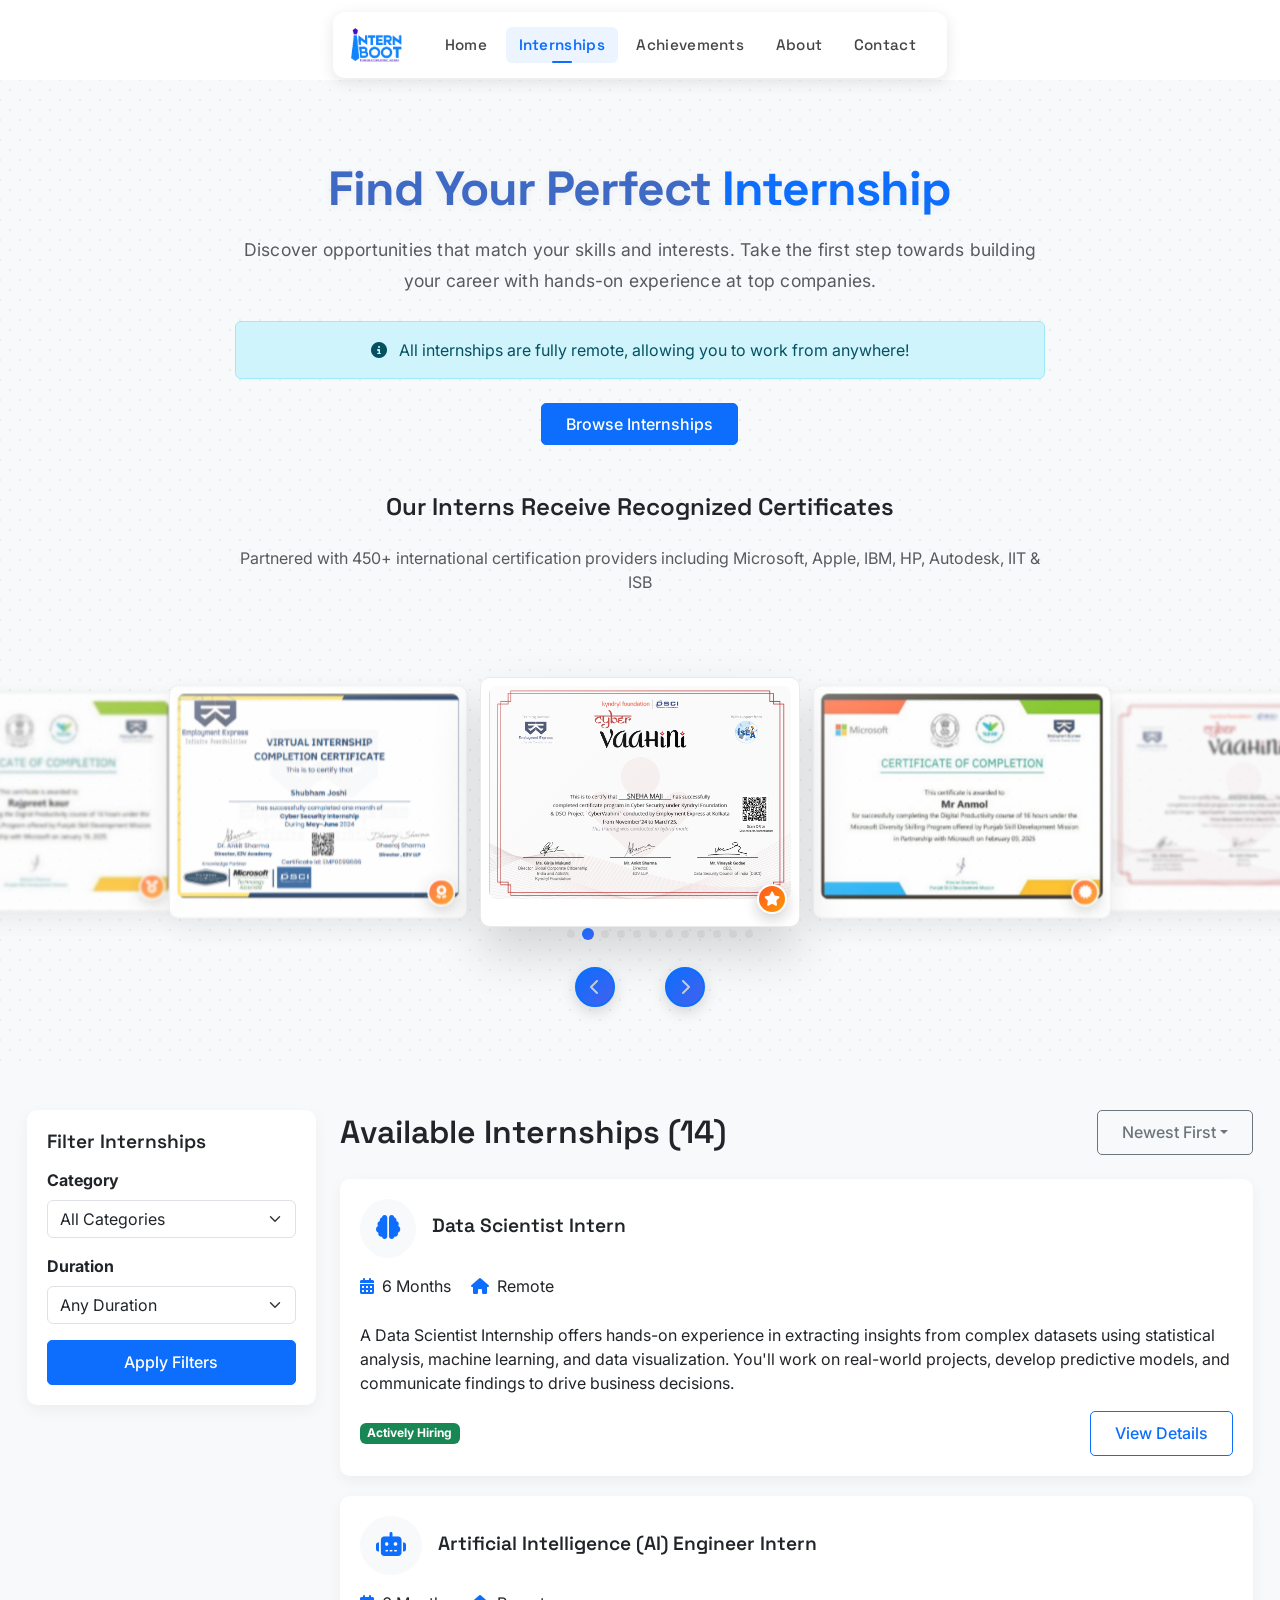
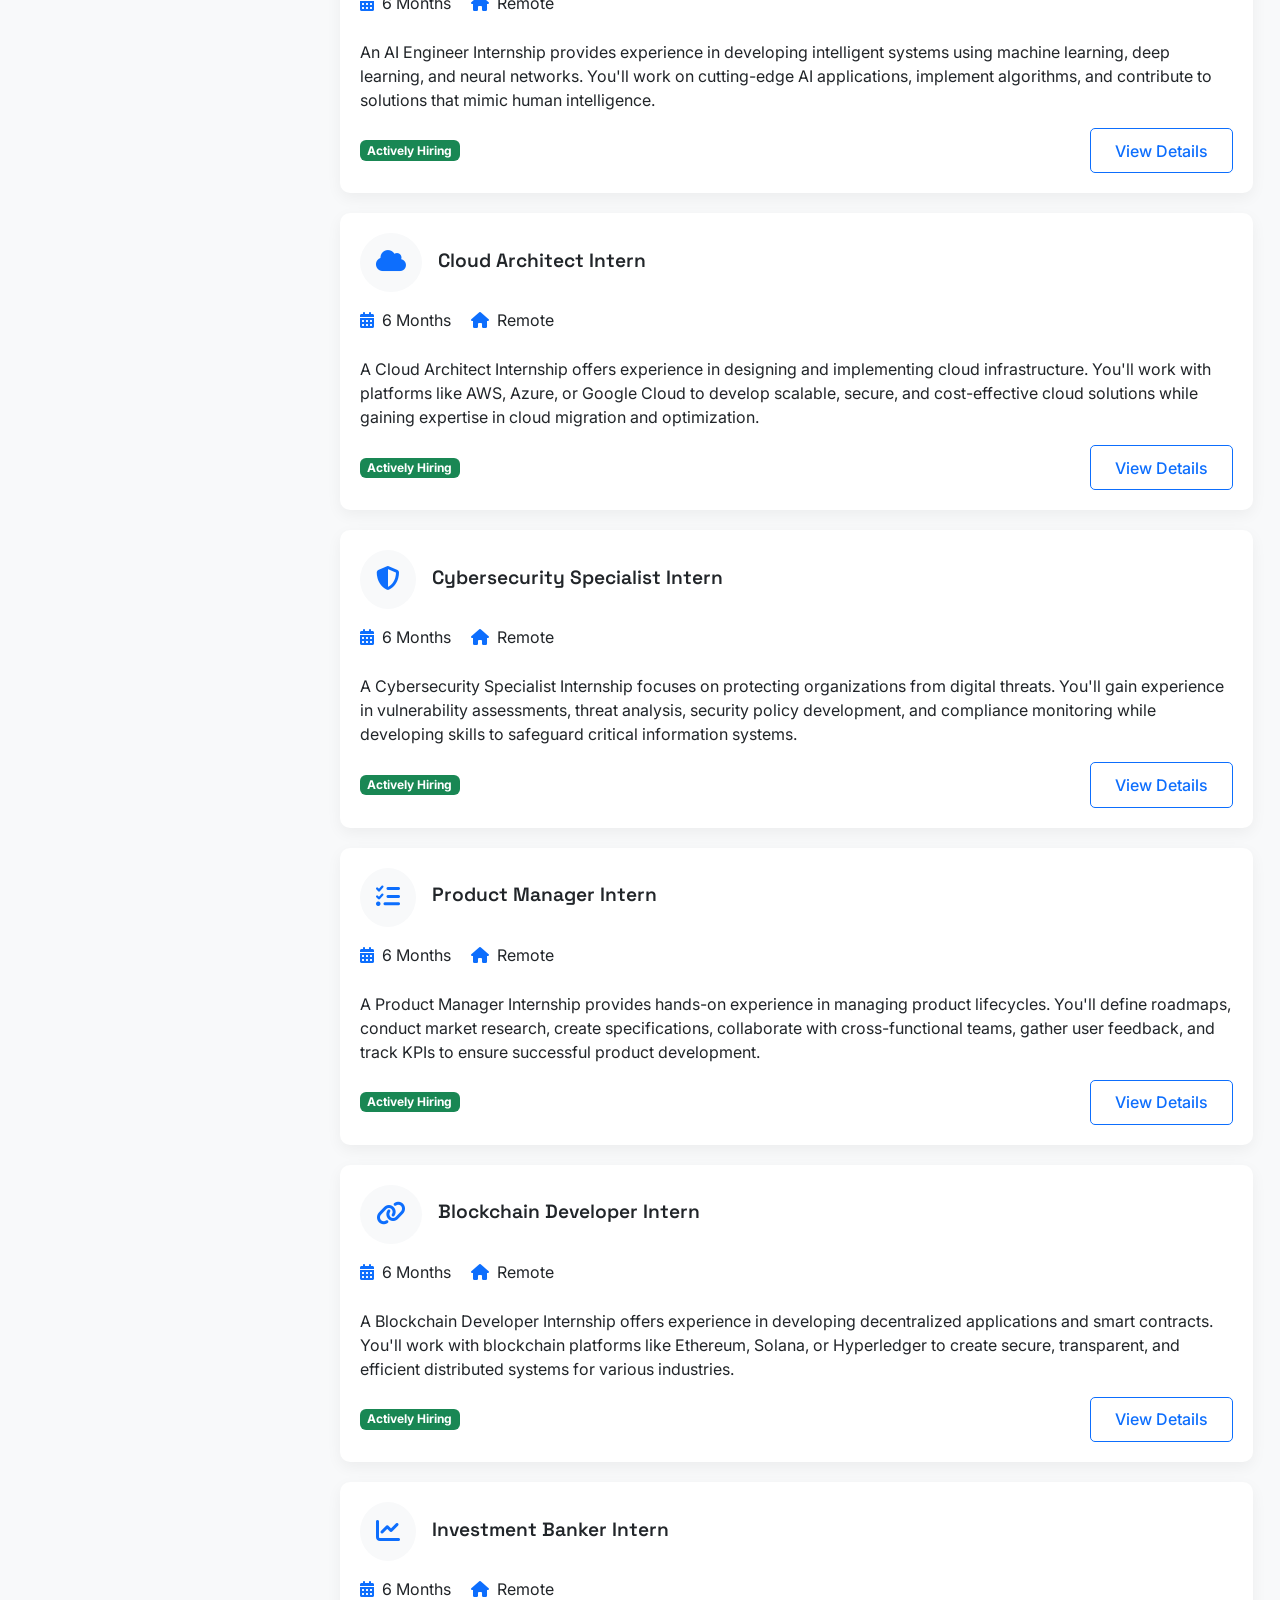
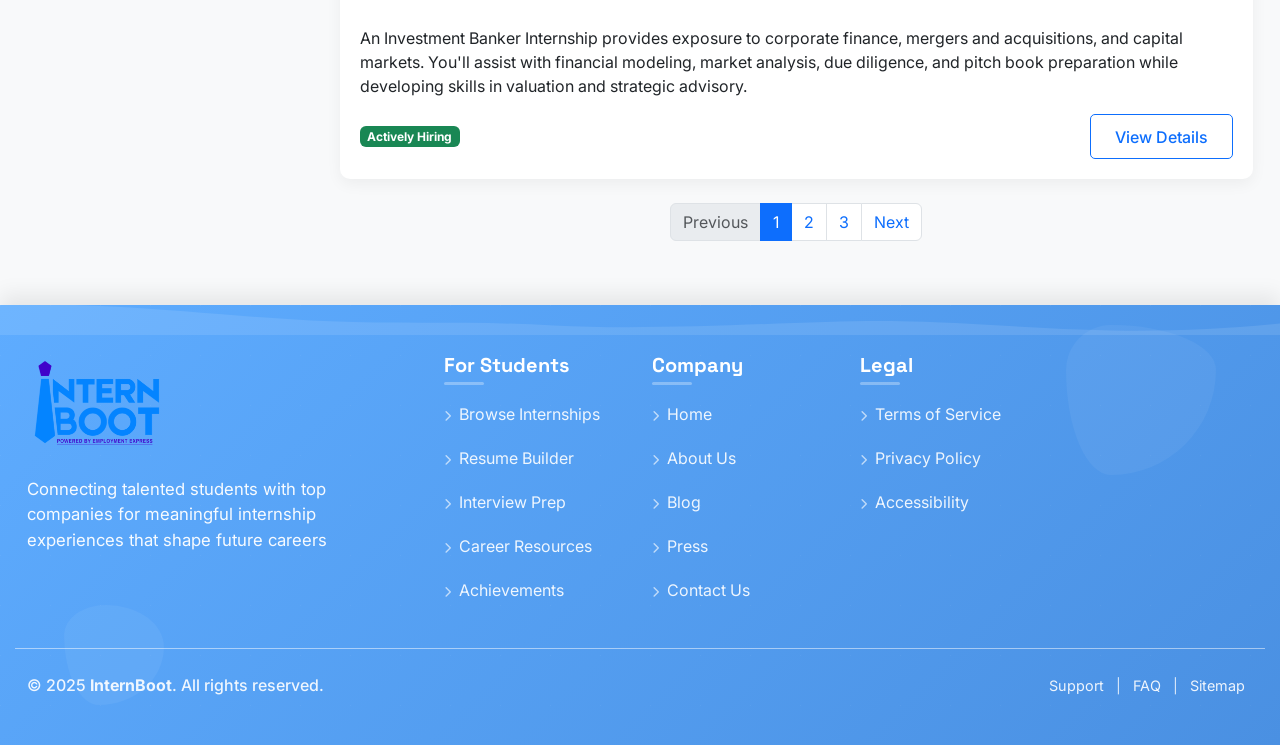
<file: internship.html>
<!DOCTYPE html>
<html lang="en">
<head>
    <meta charset="UTF-8">
    <meta name="viewport" content="width=device-width, initial-scale=1.0">
    <title>Internships - InternPortal</title>
      <!-- Favicon -->
    <link rel="icon" type="image/png" href="img/logos/InternBoot.png">
    <link rel="apple-touch-icon" href="img/logos/InternBoot.png">
    <!-- Bootstrap CSS -->
    <link href="https://cdn.jsdelivr.net/npm/bootstrap@5.3.0/dist/css/bootstrap.min.css" rel="stylesheet">
    <!-- Font Awesome -->
    <link rel="stylesheet" href="https://cdnjs.cloudflare.com/ajax/libs/font-awesome/6.4.0/css/all.min.css">
    <!-- Google Fonts -->
    <link href="https://fonts.googleapis.com/css2?family=Inter:wght@300;400;500;600;700;800&family=Space+Grotesk:wght@400;500;600;700&display=swap" rel="stylesheet">
    <!-- Swiper CSS -->
    <link rel="stylesheet" href="https://cdn.jsdelivr.net/npm/swiper@10/swiper-bundle.min.css">
    <!-- Custom CSS -->
    <link rel="stylesheet" href="css/style.css">
    <style>
        /* Additional styles for Internship page */
        .internship-hero {
            padding: 80px 0 100px;
            background-color: #f8f9fa;
            background-image: radial-gradient(#e9ecef 1px, transparent 1px), radial-gradient(#e9ecef 1px, transparent 1px);
            background-size: 20px 20px;
            background-position: 0 0, 10px 10px;
            position: relative;
            overflow: hidden;
        }

        .hero-title {
            font-size: 3rem;
            font-weight: 700;
            color: #3e69c5;
            line-height: 1.2;
        }

        .hero-subtitle {
            font-size: 1.1rem;
            line-height: 1.8;
            max-width: 800px;
            margin: 0 auto;
            color: #6c757d;
        }

        /* Certificate Slider Styles */
        .certificate-slider-container {
            position: relative;
            max-width: 800px;
            margin: 0 auto;
            padding: 15px 0;
            height: 320px;
            overflow: visible; /* Ensure navigation buttons are visible outside container */
        }

        .certificate-slider {
            width: 100%;
            height: 100%;
            overflow: visible;
            padding: 20px 0;
        }

        .certificate-slider .swiper-slide {
            width: 320px;
            height: auto;
            transition: all 0.3s ease;
            opacity: 0.7;
            transform: scale(0.85) translateZ(-100px);
            filter: blur(1px);
            perspective: 1000px;
        }

        .certificate-slider .swiper-slide-active {
            opacity: 1;
            transform: scale(1) translateZ(0);
            z-index: 2;
            filter: blur(0);
        }

        .certificate-slider .swiper-slide-prev,
        .certificate-slider .swiper-slide-next {
            opacity: 0.8;
            transform: scale(0.9) translateZ(-50px);
            filter: blur(0.5px);
        }

        .certificate-card {
            background-color: #fff;
            border-radius: 10px;
            overflow: hidden;
            box-shadow: 0 10px 30px rgba(0, 0, 0, 0.1);
            transition: all 0.3s ease;
            position: relative;
            padding: 8px;
            border: 1px solid #eaeaea;
        }

        .certificate-card img {
            width: 100%;
            height: auto;
            display: block;
            transition: transform 0.5s;
            border-radius: 8px;
        }

        .certificate-card:hover img {
            transform: scale(1.02);
        }

        .certificate-navigation {
            display: flex;
            align-items: center;
            justify-content: center;
            margin-top: 20px;
            gap: 20px;
            position: relative;
            z-index: 20;
        }

        .certificate-button-prev,
        .certificate-button-next {
            width: 40px;
            height: 40px;
            border-radius: 50%;
            background-color: #fff;
            display: flex;
            align-items: center;
            justify-content: center;
            cursor: pointer;
            box-shadow: 0 5px 15px rgba(0, 0, 0, 0.15);
            transition: all 0.3s ease;
            color: #c9ccd0;
            z-index: 10;
            opacity: 1 !important; /* Make buttons always visible */
            visibility: visible !important; /* Ensure visibility */
            font-size: 1rem; /* Increase icon size */
            border: 2px solid var(--primary-color); /* Add border for more visibility */
        }

        .certificate-button-prev:hover,
        .certificate-button-next:hover {
            background-color: var(--primary-color);
            color: #fff;
            transform: scale(1.1);
            box-shadow: 0 5px 15px rgba(0, 0, 0, 0.2);
        }

        .certificate-pagination {
            position: absolute;
            bottom: -10px;
            left: 0;
            right: 0;
            display: flex;
            align-items: center;
            justify-content: center;
        }

        .certificate-pagination .swiper-pagination-bullet {
            width: 8px;
            height: 8px;
            background-color: #ccc;
            opacity: 0.7;
            margin: 0 4px;
            border-radius: 50%;
            cursor: pointer;
            transition: all 0.3s ease;
        }

        .certificate-pagination .swiper-pagination-bullet-active {
            background-color: var(--primary-color);
            opacity: 1;
            width: 10px;
            height: 10px;
        }

        .certificate-badge {
            position: absolute;
            bottom: 12px;
            right: 12px;
            background: linear-gradient(135deg, #ff5722, #ff9800);
            color: white;
            border-radius: 50%;
            width: 30px;
            height: 30px;
            display: flex;
            align-items: center;
            justify-content: center;
            font-size: 0.9rem;
            box-shadow: 0 5px 15px rgba(0, 0, 0, 0.2);
            border: 2px solid white;
            z-index: 2;
        }

        @media (max-width: 768px) {
            .certificate-slider-container {
                height: 280px;
            }
            .certificate-slider .swiper-slide {
                width: 280px;
            }
        }

        @media (max-width: 576px) {
            .certificate-slider-container {
                height: 250px;
            }
            .certificate-slider .swiper-slide {
                width: 240px;
            }

            .certificate-button-prev,
            .certificate-button-next {
                width: 35px;
                height: 35px;
                opacity: 1 !important;
                visibility: visible !important;
                border-width: 1px;
            }

            .certificate-badge {
                width: 25px;
                height: 25px;
                font-size: 0.8rem;
            }
        }

        .internship-card {
            border-radius: 10px;
            box-shadow: 0 5px 15px rgba(0, 0, 0, 0.05);
            transition: all 0.3s ease;
            margin-bottom: 20px;
            overflow: hidden;
            background-color: white;
        }

        .internship-card:hover {
            transform: translateY(-5px);
            box-shadow: 0 10px 25px rgba(0, 0, 0, 0.1);
        }

        .internship-card .card-body {
            padding: 20px;
        }

        .company-logo {
            width: 60px;
            height: 60px;
            border-radius: 50%;
            object-fit: cover;
            margin-right: 15px;
        }

        .internship-title {
            font-size: 1.2rem;
            font-weight: 600;
            margin-bottom: 5px;
        }

        .company-name {
            font-size: 1rem;
            color: #6c757d;
            margin-bottom: 15px;
        }

        .internship-details {
            display: flex;
            flex-wrap: wrap;
            margin-bottom: 15px;
        }

        .detail-item {
            display: flex;
            align-items: center;
            margin-right: 20px;
            margin-bottom: 10px;
        }

        .detail-item i {
            color: var(--primary-color);
            margin-right: 8px;
        }

        .filter-section {
            background-color: white;
            border-radius: 10px;
            padding: 20px;
            box-shadow: 0 5px 15px rgba(0, 0, 0, 0.05);
            margin-bottom: 30px;
        }

        .filter-title {
            font-size: 1.2rem;
            font-weight: 600;
            margin-bottom: 15px;
        }
    </style>
</head>
<body>
    <!-- Navbar Container -->
    <div id="navbar-container"></div>

    <!-- Hero Section -->
    <section class="internship-hero">
        <div class="container">
            <div class="row justify-content-center">
                <div class="col-lg-8 text-center">
                    <h1 class="hero-title mb-3">Find Your Perfect <span class="text-primary">Internship</span></h1>
                    <p class="hero-subtitle text-muted mb-4">
                        Discover opportunities that match your skills and interests. Take the first step towards building your career with hands-on experience at top companies.
                    </p>
                    <div class="alert alert-info mb-4">
                        <i class="fas fa-info-circle me-2"></i> All internships are fully remote, allowing you to work from anywhere!
                    </div>
                    <div class="d-flex justify-content-center gap-3 mb-5">
                        <a href="#internship-listings" class="btn btn-primary px-4 py-2">Browse Internships</a>

                    </div>

                    <!-- Certificate Showcase -->
                    <h4 class="text-center mb-4">Our Interns Receive Recognized Certificates</h4>
                    <p class="text-center text-muted">Partnered with 450+ international certification providers including Microsoft, Apple, IBM, HP, Autodesk, IIT & ISB</p>
                    <div class="certificate-slider-container mt-5">
                        <div class="swiper certificate-slider">
                            <div class="swiper-wrapper">
                                <div class="swiper-slide">
                                    <div class="certificate-card">
                                        <img src="img/certificates/1.png" alt="Certificate 1">
                                        <div class="certificate-badge">
                                            <i class="fas fa-award"></i>
                                        </div>
                                    </div>
                                </div>
                                <div class="swiper-slide">
                                    <div class="certificate-card">
                                        <img src="img/certificates/2.png" alt="Certificate 2 Prime">
                                        <div class="certificate-badge">
                                            <i class="fas fa-star"></i>
                                        </div>
                                    </div>
                                </div>
                                <div class="swiper-slide">
                                    <div class="certificate-card">
                                        <img src="img/certificates/2'.jpg" alt="Certificate 2">
                                        <div class="certificate-badge">
                                            <i class="fas fa-certificate"></i>
                                        </div>
                                    </div>
                                </div>
                                
                                <div class="swiper-slide">
                                    <div class="certificate-card">
                                        <img src="img/certificates/3'.png" alt="Certificate 3 Prime">
                                        <div class="certificate-badge">
                                            <i class="fas fa-trophy"></i>
                                        </div>
                                    </div>
                                </div>
                                <div class="swiper-slide">
                                    <div class="certificate-card">
                                        <img src="img/certificates/4.jpg" alt="Certificate 4">
                                        <div class="certificate-badge">
                                            <i class="fas fa-star"></i>
                                        </div>
                                    </div>
                                </div>
                                <div class="swiper-slide">
                                    <div class="certificate-card">
                                        <img src="img/certificates/4'.png" alt="Certificate 5">
                                        <div class="certificate-badge">
                                            <i class="fas fa-trophy"></i>
                                        </div>
                                    </div>
                                </div>
                                <div class="swiper-slide">
                                    <div class="certificate-card">
                                        <img src="img/certificates/5.png" alt="Certificate 6">
                                        <div class="certificate-badge">
                                            <i class="fas fa-award"></i>
                                        </div>
                                    </div>
                                </div>
                                <div class="swiper-slide">
                                    <div class="certificate-card">
                                        <img src="img/certificates/5'.png" alt="Certificate 7">
                                        <div class="certificate-badge">
                                            <i class="fas fa-certificate"></i>
                                        </div>
                                    </div>
                                </div>
                                <div class="swiper-slide">
                                    <div class="certificate-card">
                                        <img src="img/certificates/6.jpg" alt="Certificate 8">
                                        <div class="certificate-badge">
                                            <i class="fas fa-medal"></i>
                                        </div>
                                    </div>
                                </div>
                                <div class="swiper-slide">
                                    <div class="certificate-card">
                                        <img src="img/certificates/7.png" alt="Certificate 8">
                                        <div class="certificate-badge">
                                            <i class="fas fa-medal"></i>
                                        </div>
                                    </div>
                                </div>
                                <div class="swiper-slide">
                                    <div class="certificate-card">
                                        <img src="img/certificates/7'.png" alt="Certificate 8">
                                        <div class="certificate-badge">
                                            <i class="fas fa-medal"></i>
                                        </div>
                                    </div>
                                </div>
                                <div class="swiper-slide">
                                    <div class="certificate-card">
                                        <img src="img/certificates/8.jpg" alt="Certificate 8">
                                        <div class="certificate-badge">
                                            <i class="fas fa-medal"></i>
                                        </div>
                                    </div>
                                </div>
                            </div>
                            <!-- Add pagination -->
                            <div class="swiper-pagination certificate-pagination"></div>
                        </div>
                        <!-- Add navigation buttons -->
                        <div class="certificate-navigation">
                            <div class="certificate-button-prev"><i class="fas fa-chevron-left"></i></div>
                            <div class="certificate-button-next"><i class="fas fa-chevron-right"></i></div>
                        </div>
                    </div>
                </div>
            </div>
        </div>
    </section>

    <!-- Internship Listings Section -->
    <section id="internship-listings" class="py-5 bg-light">
        <div class="container">
            <div class="row">
                <!-- Filters Column -->
                <div class="col-lg-3 mb-4 mb-lg-0">
                    <div class="filter-section sticky-top" style="top: 100px;">
                        <h4 class="filter-title">Filter Internships</h4>
                        <form>
                            <div class="mb-3">
                                <label class="form-label fw-bold">Category</label>
                                <select class="form-select" id="categoryFilter">
                                    <option selected>All Categories</option>
                                    <option>Software Development</option>
                                    <option>Web Development</option>
                                    <option>Data Science</option>
                                    <option>Digital Marketing</option>
                                    <option>Content Writing</option>
                                    <option>Business Development</option>
                                    <option>Social Media Marketing</option>
                                    <option>Sales and Marketing</option>
                                </select>
                            </div>

                            <div class="mb-3">
                                <label class="form-label fw-bold">Duration</label>
                                <select class="form-select" id="durationFilter">
                                    <option selected>Any Duration</option>
                                    <option>1-3 Months</option>
                                    <option>3-6 Months</option>
                                    <option>6+ Months</option>
                                </select>
                            </div>

                            <button type="submit" class="btn btn-primary w-100">Apply Filters</button>
                        </form>
                    </div>
                </div>

                <!-- Internships Column -->
                <div class="col-lg-9">
                    <div class="d-flex justify-content-between align-items-center mb-4">
                        <h2 class="mb-0">Available Internships (14)</h2>
                        <div class="dropdown">
                            <button class="btn btn-outline-secondary dropdown-toggle" type="button" id="sortDropdown" data-bs-toggle="dropdown" aria-expanded="false">
                                Sort By
                            </button>
                            <ul class="dropdown-menu" aria-labelledby="sortDropdown">
                                <li><a class="dropdown-item" href="#">Newest First</a></li>
                                <li><a class="dropdown-item" href="#">Duration: Short to Long</a></li>

                            </ul>
                        </div>
                    </div>

                    <!-- Internship Cards -->

                    <div class="internship-card">
                        <div class="card-body">
                            <div class="d-flex align-items-center mb-3">
                                <div class="bg-light rounded-circle p-3 me-3">
                                    <i class="fas fa-brain text-primary fs-4"></i>
                                </div>
                                <div>
                                    <h5 class="internship-title">Data Scientist Intern</h5>
                                </div>
                            </div>
                            <div class="internship-details">
                                <div class="detail-item">
                                    <i class="fas fa-calendar-alt"></i>
                                    <span>6 Months</span>
                                </div>
                                <div class="detail-item">
                                    <i class="fas fa-home"></i>
                                    <span>Remote</span>
                                </div>
                            </div>
                            <p class="mb-3">A Data Scientist Internship offers hands-on experience in extracting insights from complex datasets using statistical analysis, machine learning, and data visualization. You'll work on real-world projects, develop predictive models, and communicate findings to drive business decisions.</p>
                            <div class="d-flex justify-content-between align-items-center">
                                <span class="badge bg-success">Actively Hiring</span>
                                <a href="#" class="btn btn-outline-primary" data-id="1">View Details</a>
                            </div>
                        </div>
                    </div>

                    <div class="internship-card">
                        <div class="card-body">
                            <div class="d-flex align-items-center mb-3">
                                <div class="bg-light rounded-circle p-3 me-3">
                                    <i class="fas fa-robot text-primary fs-4"></i>
                                </div>
                                <div>
                                    <h5 class="internship-title">Artificial Intelligence (AI) Engineer Intern</h5>
                                </div>
                            </div>
                            <div class="internship-details">
                                <div class="detail-item">
                                    <i class="fas fa-calendar-alt"></i>
                                    <span>6 Months</span>
                                </div>
                                <div class="detail-item">
                                    <i class="fas fa-home"></i>
                                    <span>Remote</span>
                                </div>
                            </div>
                            <p class="mb-3">An AI Engineer Internship provides experience in developing intelligent systems using machine learning, deep learning, and neural networks. You'll work on cutting-edge AI applications, implement algorithms, and contribute to solutions that mimic human intelligence.</p>
                            <div class="d-flex justify-content-between align-items-center">
                                <span class="badge bg-success">Actively Hiring</span>
                                <a href="#" class="btn btn-outline-primary" data-id="2">View Details</a>
                            </div>
                        </div>
                    </div>

                    <div class="internship-card">
                        <div class="card-body">
                            <div class="d-flex align-items-center mb-3">
                                <div class="bg-light rounded-circle p-3 me-3">
                                    <i class="fas fa-cloud text-primary fs-4"></i>
                                </div>
                                <div>
                                    <h5 class="internship-title">Cloud Architect Intern</h5>
                                </div>
                            </div>
                            <div class="internship-details">
                                <div class="detail-item">
                                    <i class="fas fa-calendar-alt"></i>
                                    <span>6 Months</span>
                                </div>
                                <div class="detail-item">
                                    <i class="fas fa-home"></i>
                                    <span>Remote</span>
                                </div>
                            </div>
                            <p class="mb-3">A Cloud Architect Internship offers experience in designing and implementing cloud infrastructure. You'll work with platforms like AWS, Azure, or Google Cloud to develop scalable, secure, and cost-effective cloud solutions while gaining expertise in cloud migration and optimization.</p>
                            <div class="d-flex justify-content-between align-items-center">
                                <span class="badge bg-success">Actively Hiring</span>
                                <a href="#" class="btn btn-outline-primary" data-id="3">View Details</a>
                            </div>
                        </div>
                    </div>

                    <div class="internship-card">
                        <div class="card-body">
                            <div class="d-flex align-items-center mb-3">
                                <div class="bg-light rounded-circle p-3 me-3">
                                    <i class="fas fa-shield-alt text-primary fs-4"></i>
                                </div>
                                <div>
                                    <h5 class="internship-title">Cybersecurity Specialist Intern</h5>
                                </div>
                            </div>
                            <div class="internship-details">
                                <div class="detail-item">
                                    <i class="fas fa-calendar-alt"></i>
                                    <span>6 Months</span>
                                </div>
                                <div class="detail-item">
                                    <i class="fas fa-home"></i>
                                    <span>Remote</span>
                                </div>
                            </div>
                            <p class="mb-3">A Cybersecurity Specialist Internship focuses on protecting organizations from digital threats. You'll gain experience in vulnerability assessments, threat analysis, security policy development, and compliance monitoring while developing skills to safeguard critical information systems.</p>
                            <div class="d-flex justify-content-between align-items-center">
                                <span class="badge bg-success">Actively Hiring</span>
                                <a href="#" class="btn btn-outline-primary" data-id="4">View Details</a>
                            </div>
                        </div>
                    </div>

                    <div class="internship-card">
                        <div class="card-body">
                            <div class="d-flex align-items-center mb-3">
                                <div class="bg-light rounded-circle p-3 me-3">
                                    <i class="fas fa-tasks text-primary fs-4"></i>
                                </div>
                                <div>
                                    <h5 class="internship-title">Product Manager Intern</h5>
                                </div>
                            </div>
                            <div class="internship-details">
                                <div class="detail-item">
                                    <i class="fas fa-calendar-alt"></i>
                                    <span>6 Months</span>
                                </div>
                                <div class="detail-item">
                                    <i class="fas fa-home"></i>
                                    <span>Remote</span>
                                </div>
                            </div>
                            <p class="mb-3">A Product Manager Internship provides hands-on experience in managing product lifecycles. You'll define roadmaps, conduct market research, create specifications, collaborate with cross-functional teams, gather user feedback, and track KPIs to ensure successful product development.</p>
                            <div class="d-flex justify-content-between align-items-center">
                                <span class="badge bg-success">Actively Hiring</span>
                                <a href="#" class="btn btn-outline-primary" data-id="5">View Details</a>
                            </div>
                        </div>
                    </div>

                    <div class="internship-card">
                        <div class="card-body">
                            <div class="d-flex align-items-center mb-3">
                                <div class="bg-light rounded-circle p-3 me-3">
                                    <i class="fas fa-link text-primary fs-4"></i>
                                </div>
                                <div>
                                    <h5 class="internship-title">Blockchain Developer Intern</h5>
                                </div>
                            </div>
                            <div class="internship-details">
                                <div class="detail-item">
                                    <i class="fas fa-calendar-alt"></i>
                                    <span>6 Months</span>
                                </div>
                                <div class="detail-item">
                                    <i class="fas fa-home"></i>
                                    <span>Remote</span>
                                </div>
                            </div>
                            <p class="mb-3">A Blockchain Developer Internship offers experience in developing decentralized applications and smart contracts. You'll work with blockchain platforms like Ethereum, Solana, or Hyperledger to create secure, transparent, and efficient distributed systems for various industries.</p>
                            <div class="d-flex justify-content-between align-items-center">
                                <span class="badge bg-success">Actively Hiring</span>
                                <a href="#" class="btn btn-outline-primary" data-id="6">View Details</a>
                            </div>
                        </div>
                    </div>

                    <div class="internship-card">
                        <div class="card-body">
                            <div class="d-flex align-items-center mb-3">
                                <div class="bg-light rounded-circle p-3 me-3">
                                    <i class="fas fa-chart-line text-primary fs-4"></i>
                                </div>
                                <div>
                                    <h5 class="internship-title">Investment Banker Intern</h5>
                                </div>
                            </div>
                            <div class="internship-details">
                                <div class="detail-item">
                                    <i class="fas fa-calendar-alt"></i>
                                    <span>6 Months</span>
                                </div>
                                <div class="detail-item">
                                    <i class="fas fa-home"></i>
                                    <span>Remote</span>
                                </div>
                            </div>
                            <p class="mb-3">An Investment Banker Internship provides exposure to corporate finance, mergers and acquisitions, and capital markets. You'll assist with financial modeling, market analysis, due diligence, and pitch book preparation while developing skills in valuation and strategic advisory.</p>
                            <div class="d-flex justify-content-between align-items-center">
                                <span class="badge bg-success">Actively Hiring</span>
                                <a href="#" class="btn btn-outline-primary" data-id="7">View Details</a>
                            </div>
                        </div>
                    </div>

                    <!-- Pagination -->
                    <nav aria-label="Page navigation" class="mt-4">
                        <ul class="pagination justify-content-center">
                            <li class="page-item disabled">
                                <a class="page-link" href="#" tabindex="-1" aria-disabled="true">Previous</a>
                            </li>
                            <li class="page-item active"><a class="page-link" href="internship.html">1</a></li>
                            <li class="page-item"><a class="page-link" href="internship-page2.html">2</a></li>
                            <li class="page-item"><a class="page-link" href="internship-page3.html">3</a></li>
                            <li class="page-item">
                                <a class="page-link" href="internship-page2.html">Next</a>
                            </li>
                        </ul>
                    </nav>
                </div>
            </div>
        </div>
    </section>

    <!-- Footer Container -->
    <div id="footer-container"></div>

    <!-- Bootstrap JS Bundle with Popper -->
    <script src="https://cdn.jsdelivr.net/npm/bootstrap@5.3.0/dist/js/bootstrap.bundle.min.js"></script>
    <!-- Swiper JS -->
    <script src="https://cdn.jsdelivr.net/npm/swiper@10/swiper-bundle.min.js"></script>
    <!-- Components JS -->
    <script src="js/components.js"></script>
    <!-- Custom JS -->
    <script src="js/script.js"></script>
    <!-- Custom JS for Internship Functionality -->
    <script src="js/internship.js"></script>
</body>
</html>
</file>
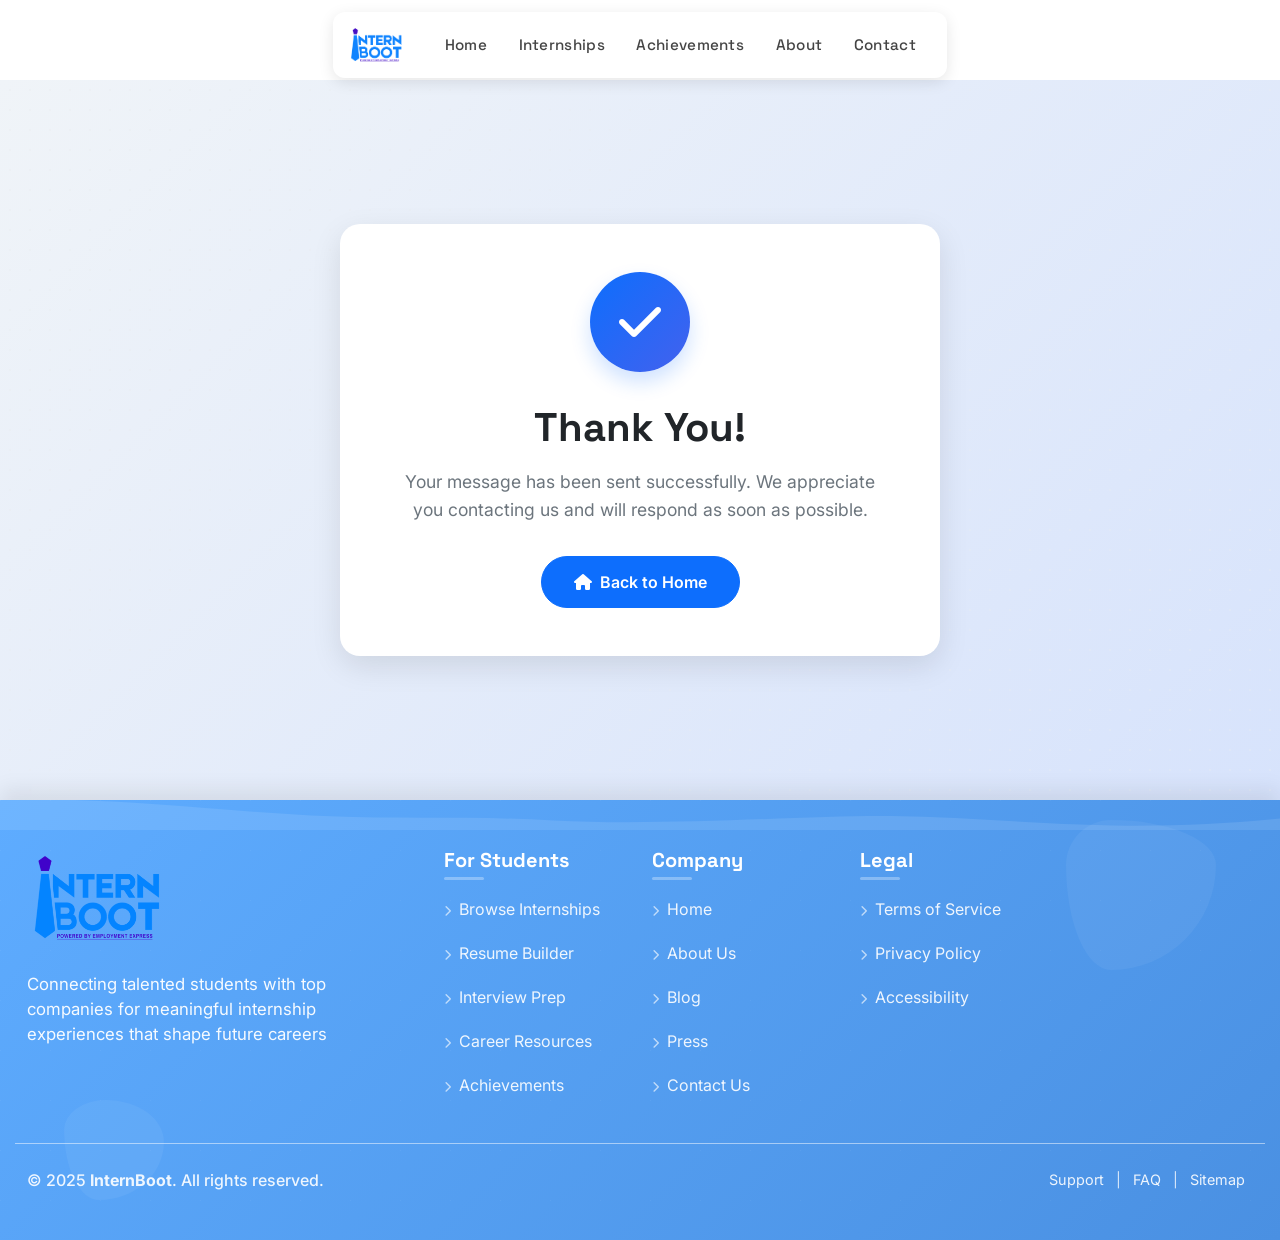
<file: thank-you.html>
<!DOCTYPE html>
<html lang="en">
<head>
    <meta charset="UTF-8">
    <meta name="viewport" content="width=device-width, initial-scale=1.0">
    <title>Thank You - InternPortal</title>
      <!-- Favicon -->
    <link rel="icon" type="image/png" href="img/logos/InternBoot.png">
    <link rel="apple-touch-icon" href="img/logos/InternBoot.png">
    <!-- Bootstrap CSS -->
    <link href="https://cdn.jsdelivr.net/npm/bootstrap@5.3.0/dist/css/bootstrap.min.css" rel="stylesheet">
    <!-- Font Awesome -->
    <link rel="stylesheet" href="https://cdnjs.cloudflare.com/ajax/libs/font-awesome/6.4.0/css/all.min.css">
    <!-- Google Fonts -->
    <link href="https://fonts.googleapis.com/css2?family=Inter:wght@300;400;500;600;700;800&family=Space+Grotesk:wght@400;500;600;700&display=swap" rel="stylesheet">
    <!-- Custom CSS -->
    <link rel="stylesheet" href="css/style.css">
    <style>
        .thank-you-section {
            min-height: 80vh;
            display: flex;
            align-items: center;
            justify-content: center;
            background: linear-gradient(135deg, #f0f4f8 0%, #d7e3fc 100%);
            position: relative;
            overflow: hidden;
        }
        
        .thank-you-section::before {
            content: '';
            position: absolute;
            top: 0;
            left: 0;
            width: 100%;
            height: 100%;
            background-image: radial-gradient(#e9ecef 1px, transparent 1px);
            background-size: 20px 20px;
            opacity: 0.4;
        }
        
        .thank-you-card {
            background: white;
            border-radius: 20px;
            padding: 3rem;
            box-shadow: 0 10px 30px rgba(0, 0, 0, 0.1);
            text-align: center;
            position: relative;
            z-index: 1;
            max-width: 600px;
            width: 100%;
        }
        
        .thank-you-icon {
            width: 100px;
            height: 100px;
            background: linear-gradient(135deg, var(--primary-color), #4361ee);
            border-radius: 50%;
            display: flex;
            align-items: center;
            justify-content: center;
            margin: 0 auto 2rem;
            color: white;
            font-size: 3rem;
            box-shadow: 0 10px 20px rgba(13, 110, 253, 0.2);
        }
        
        .thank-you-title {
            font-size: 2.5rem;
            font-weight: 700;
            margin-bottom: 1rem;
            color: var(--dark-color);
        }
        
        .thank-you-message {
            font-size: 1.1rem;
            color: #6c757d;
            margin-bottom: 2rem;
            line-height: 1.6;
        }
        
        .btn-home {
            padding: 0.8rem 2rem;
            font-weight: 600;
            border-radius: 50px;
            transition: all 0.3s ease;
        }
        
        .btn-home:hover {
            transform: translateY(-3px);
            box-shadow: 0 5px 15px rgba(13, 110, 253, 0.3);
        }
    </style>
</head>
<body>
    <!-- Navbar Container -->
    <div id="navbar-container"></div>

    <!-- Thank You Section -->
    <section class="thank-you-section">
        <div class="container">
            <div class="thank-you-card">
                <div class="thank-you-icon">
                    <i class="fas fa-check"></i>
                </div>
                <h1 class="thank-you-title">Thank You!</h1>
                <p class="thank-you-message">Your message has been sent successfully. We appreciate you contacting us and will respond as soon as possible.</p>
                <a href="index.html" class="btn btn-primary btn-home">
                    <i class="fas fa-home me-2"></i>Back to Home
                </a>
            </div>
        </div>
    </section>

    <!-- Footer Container -->
    <div id="footer-container"></div>

    <!-- Bootstrap JS Bundle with Popper -->
    <script src="https://cdn.jsdelivr.net/npm/bootstrap@5.3.0/dist/js/bootstrap.bundle.min.js"></script>
    <!-- Components JS -->
    <script src="js/components.js"></script>
    <!-- Custom JS -->
    <script src="js/script.js"></script>
</body>
</html>
</file>
<file: css/style.css>
/* Global Styles */
:root {
    --primary-color: #0d6efd;
    --secondary-color: #3a0ca3;
    --accent-color: #f72585;
    --light-color: #f8f9fa;
    --dark-color: #212529;
    --gray-color: #6c757d;
    --success-color: #4caf50;
    --warning-color: #ff9800;
    --danger-color: #f44336;
    --background-color: #f8f9fa;
    /* New light color scheme matching the image */
    --hero-gradient-start: #f5f7fa;
    --hero-gradient-end: #f0f4f8;
    --hero-accent: #0d6efd;
    --hero-accent-secondary: #0b5ed7;
    --hero-text-color: #212529;
}

body {
    font-family: 'Inter', sans-serif;
    color: var(--dark-color);
    overflow-x: hidden;
    padding-top: 76px;
    width: 100%;
    max-width: 100%;
    margin: 0;
}

h1, h2, h3, h4, h5, h6 {
    font-family: 'Space Grotesk', sans-serif;
    font-weight: 600;
}

a {
    text-decoration: none;
    color: var(--primary-color);
    transition: all 0.3s ease;
}

a:hover {
    color: var(--secondary-color);
}

.section-title {
    font-size: 2.5rem;
    font-weight: 700;
    margin-bottom: 1rem;
    position: relative;
    display: inline-block;
}

.section-subtitle {
    font-size: 1.1rem;
    color: var(--gray-color);
    max-width: 700px;
    margin: 0 auto;
}

.btn {
    padding: 0.6rem 1.5rem;
    border-radius: 5px;
    font-weight: 500;
    transition: all 0.3s ease;
}

.btn-primary {
    background-color: var(--primary-color);
    border-color: var(--primary-color);
}

.btn-primary:hover {
    background-color: var(--secondary-color);
    border-color: var(--secondary-color);
}

.btn-outline-primary {
    color: var(--primary-color);
    border-color: var(--primary-color);
}

.btn-outline-primary:hover {
    background-color: var(--primary-color);
    color: white;
}

/* Navbar */
.navbar {
    padding: 1rem 0;
    transition: all 0.3s ease;
}

.navbar-brand {
    font-size: 1.5rem;
    color: var(--primary-color);
}

.nav-link {
    font-weight: 500;
    padding: 0.5rem 1rem !important;
    color: var(--dark-color) !important;
}

.nav-link:hover, .nav-link.active {
    color: var(--primary-color) !important;
}

/* Navbar social icons styles removed */

/* Hero Section */
.hero-section {
    padding: 6rem 0;
    background: white;
    position: relative;
    overflow: hidden;
    color: var(--hero-text-color);
    border-bottom: 1px solid rgba(0, 0, 0, 0.05);
    min-height: 650px;
    display: flex;
    align-items: center;
    background-image: url("data:image/svg+xml,%3Csvg xmlns='http://www.w3.org/2000/svg' width='100%25' height='100%25' viewBox='0 0 1200 800'%3E%3Cdefs%3E%3ClinearGradient id='a' gradientUnits='userSpaceOnUse' x1='600' y1='25' x2='600' y2='777'%3E%3Cstop offset='0' stop-color='%23ffffff'/%3E%3Cstop offset='1' stop-color='%23f0f4f8'/%3E%3C/linearGradient%3E%3ClinearGradient id='b' gradientUnits='userSpaceOnUse' x1='650' y1='25' x2='650' y2='777'%3E%3Cstop offset='0' stop-color='%230d6efd' stop-opacity='0.05'/%3E%3Cstop offset='1' stop-color='%233a0ca3' stop-opacity='0.1'/%3E%3C/linearGradient%3E%3ClinearGradient id='c' gradientUnits='userSpaceOnUse' x1='700' y1='25' x2='700' y2='777'%3E%3Cstop offset='0' stop-color='%230d6efd' stop-opacity='0.05'/%3E%3Cstop offset='1' stop-color='%233a0ca3' stop-opacity='0.1'/%3E%3C/linearGradient%3E%3C/defs%3E%3Crect fill='url(%23a)' width='1200' height='800'/%3E%3Cg fill-opacity='0.05'%3E%3Ccircle fill='url(%23b)' cx='900' cy='100' r='150'/%3E%3Ccircle fill='url(%23c)' cx='100' cy='700' r='120'/%3E%3Ccircle fill='url(%23b)' cx='1000' cy='500' r='80'/%3E%3Ccircle fill='url(%23c)' cx='300' cy='200' r='100'/%3E%3Ccircle fill='url(%23b)' cx='600' cy='600' r='70'/%3E%3Ccircle fill='url(%23c)' cx='800' cy='300' r='60'/%3E%3Ccircle fill='url(%23b)' cx='400' cy='400' r='90'/%3E%3Ccircle fill='url(%23c)' cx='200' cy='500' r='50'/%3E%3C/g%3E%3Cpath d='M0,0 L1200,0 L1200,800 L0,800 Z' fill='none' stroke='%230d6efd' stroke-width='1' stroke-opacity='0.03' stroke-dasharray='5,8' /%3E%3Cpath d='M0,0 C300,100 600,200 900,100 C1050,50 1150,50 1200,100 L1200,800 L0,800 Z' fill='%233a0ca3' fill-opacity='0.02'/%3E%3C/svg%3E");
    background-size: cover;
    background-position: center;
}

/* Hero section decorative elements */
.hero-section::before {
    content: '';
    position: absolute;
    width: 300px;
    height: 300px;
    border-radius: 50%;
    background: rgba(13, 110, 253, 0.03);
    top: -100px;
    left: -100px;
    z-index: 0;
    animation: float 15s infinite alternate ease-in-out;
    background-image: url("data:image/svg+xml,%3Csvg xmlns='http://www.w3.org/2000/svg' width='100%25' height='100%25' viewBox='0 0 300 300'%3E%3Cpath d='M150,10 C200,30 250,80 290,150 C250,220 200,270 150,290 C100,270 50,220 10,150 C50,80 100,30 150,10 Z' fill='%230d6efd' fill-opacity='0.03' stroke='%233a0ca3' stroke-opacity='0.05' stroke-width='1'/%3E%3C/svg%3E");
}

.hero-section::after {
    content: '';
    position: absolute;
    width: 400px;
    height: 400px;
    border-radius: 50%;
    background: rgba(13, 110, 253, 0.02);
    bottom: -200px;
    right: -200px;
    z-index: 0;
    animation: float 20s infinite alternate-reverse ease-in-out;
    background-image: url("data:image/svg+xml,%3Csvg xmlns='http://www.w3.org/2000/svg' width='100%25' height='100%25' viewBox='0 0 400 400'%3E%3Ccircle cx='200' cy='200' r='180' fill='none' stroke='%233a0ca3' stroke-opacity='0.04' stroke-width='1' stroke-dasharray='10,15'/%3E%3Ccircle cx='200' cy='200' r='150' fill='none' stroke='%230d6efd' stroke-opacity='0.03' stroke-width='1' stroke-dasharray='5,10'/%3E%3Ccircle cx='200' cy='200' r='120' fill='none' stroke='%233a0ca3' stroke-opacity='0.02' stroke-width='1'/%3E%3C/svg%3E");
}

/* Hero text content */
.hero-text-content {
    position: relative;
    z-index: 2;
    animation: fadeInUp 0.8s ease-out;
}

/* Hero illustration */
.hero-illustration {
    position: relative;
    width: 100%;
    height: 450px;
    z-index: 2;
    display: flex;
    justify-content: center;
    align-items: center;
}

.main-illustration {
    position: relative;
    width: 100%;
    height: 100%;
    background-image: url('../img/hero.png');
    background-size: contain;
    background-position: center;
    background-repeat: no-repeat;
    z-index: 2;
    animation: fadeIn 1s ease-out;
}

/* Category bubbles */
.category-bubble {
    position: absolute;
    width: 45px;
    height: 45px;
    background: white;
    border-radius: 50%;
    display: flex;
    align-items: center;
    justify-content: center;
    box-shadow: 0 3px 10px rgba(0, 0, 0, 0.08);
    z-index: 3;
    font-size: 1.1rem;
    color: var(--hero-accent);
    cursor: pointer;
    transition: all 0.3s ease;
}

.category-bubble:hover {
    transform: scale(1.2);
    box-shadow: 0 8px 20px rgba(13, 110, 253, 0.2);
}

.category-bubble-1 {
    top: 10%;
    right: 15%;
    animation: float-small 13s ease-in-out infinite 0.5s;
}

.category-bubble-2 {
    bottom: 20%;
    right: 20%;
    animation: float-small 12s ease-in-out infinite 1.5s;
}

.category-bubble-3 {
    bottom: 35%;
    left: 15%;
    animation: float-small 11s ease-in-out infinite 2.5s;
}

@keyframes float {
    0% {
        transform: translateY(0) translateX(0);
    }
    50% {
        transform: translateY(-20px) translateX(10px);
    }
    100% {
        transform: translateY(10px) translateX(-15px);
    }
}

@keyframes float-small {
    0% {
        transform: translateY(0) translateX(0);
    }
    50% {
        transform: translateY(-10px) translateX(5px);
    }
    100% {
        transform: translateY(5px) translateX(-10px);
    }
}

@keyframes morphing {
    0% {
        border-radius: 30% 70% 70% 30% / 30% 30% 70% 70%;
    }
    25% {
        border-radius: 58% 42% 75% 25% / 76% 46% 54% 24%;
    }
    50% {
        border-radius: 50% 50% 33% 67% / 55% 27% 73% 45%;
    }
    75% {
        border-radius: 33% 67% 58% 42% / 63% 68% 32% 37%;
    }
    100% {
        border-radius: 30% 70% 70% 30% / 30% 30% 70% 70%;
    }
}

.hero-section .container {
    position: relative;
    z-index: 1;
}

/* Additional decorative SVG for hero section */
.hero-section::before,
.hero-section::after {
    pointer-events: none;
}

.hero-section .svg-grid {
    position: absolute;
    top: 0;
    left: 0;
    width: 100%;
    height: 100%;
    z-index: 0;
    opacity: 0.3;
    background-image: url("data:image/svg+xml,%3Csvg xmlns='http://www.w3.org/2000/svg' width='100' height='100' viewBox='0 0 100 100'%3E%3Cpath d='M0,0 L100,0 L100,100 L0,100 Z' fill='none' stroke='%230d6efd' stroke-width='0.2' stroke-opacity='0.05'/%3E%3C/svg%3E");
    background-size: 50px 50px;
    pointer-events: none;
}

.hero-section .floating-shapes {
    position: absolute;
    top: 0;
    left: 0;
    width: 100%;
    height: 100%;
    overflow: hidden;
    z-index: 0;
    pointer-events: none;
}

.floating-shape {
    position: absolute;
    opacity: 0.05;
    pointer-events: none;
}

.floating-shape.shape-1 {
    top: 15%;
    left: 10%;
    width: 60px;
    height: 60px;
    background-image: url("data:image/svg+xml,%3Csvg xmlns='http://www.w3.org/2000/svg' viewBox='0 0 60 60'%3E%3Cpath d='M30,5 L55,30 L30,55 L5,30 Z' fill='%230d6efd'/%3E%3C/svg%3E");
    animation: float-shape 20s infinite alternate ease-in-out;
}

.floating-shape.shape-2 {
    top: 25%;
    right: 15%;
    width: 40px;
    height: 40px;
    background-image: url("data:image/svg+xml,%3Csvg xmlns='http://www.w3.org/2000/svg' viewBox='0 0 40 40'%3E%3Ccircle cx='20' cy='20' r='15' fill='%233a0ca3'/%3E%3C/svg%3E");
    animation: float-shape 15s infinite alternate-reverse ease-in-out;
}

.floating-shape.shape-3 {
    bottom: 20%;
    left: 20%;
    width: 50px;
    height: 50px;
    background-image: url("data:image/svg+xml,%3Csvg xmlns='http://www.w3.org/2000/svg' viewBox='0 0 50 50'%3E%3Cpath d='M10,10 L40,10 L40,40 L10,40 Z' fill='%230d6efd' transform='rotate(15, 25, 25)'/%3E%3C/svg%3E");
    animation: float-shape 18s infinite alternate ease-in-out 2s;
}

.floating-shape.shape-4 {
    bottom: 30%;
    right: 10%;
    width: 45px;
    height: 45px;
    background-image: url("data:image/svg+xml,%3Csvg xmlns='http://www.w3.org/2000/svg' viewBox='0 0 45 45'%3E%3Cpath d='M22.5,5 L35,15 L30,35 L15,35 L10,15 Z' fill='%233a0ca3'/%3E%3C/svg%3E");
    animation: float-shape 22s infinite alternate-reverse ease-in-out 1s;
}

@keyframes float-shape {
    0% {
        transform: translateY(0) rotate(0);
    }
    50% {
        transform: translateY(-20px) rotate(10deg);
    }
    100% {
        transform: translateY(10px) rotate(-5deg);
    }
}

.hero-section .wave-bottom {
    position: absolute;
    bottom: -2px;
    left: 0;
    width: 100%;
    height: 40px;
    z-index: 1;
    background-image: url("data:image/svg+xml,%3Csvg xmlns='http://www.w3.org/2000/svg' viewBox='0 0 1200 120' preserveAspectRatio='none'%3E%3Cpath d='M0,0V46.29c47.79,22.2,103.59,32.17,158,28,70.36-5.37,136.33-33.31,206.8-37.5C438.64,32.43,512.34,53.67,583,72.05c69.27,18,138.3,24.88,209.4,13.08,36.15-6,69.85-17.84,104.45-29.34C989.49,25,1113-14.29,1200,52.47V0Z' fill='%23f0f4f8' opacity='.25'%3E%3C/path%3E%3Cpath d='M0,0V15.81C13,36.92,27.64,56.86,47.69,72.05,99.41,111.27,165,111,224.58,91.58c31.15-10.15,60.09-26.07,89.67-39.8,40.92-19,84.73-46,130.83-49.67,36.26-2.85,70.9,9.42,98.6,31.56,31.77,25.39,62.32,62,103.63,73,40.44,10.79,81.35-6.69,119.13-24.28s75.16-39,116.92-43.05c59.73-5.85,113.28,22.88,168.9,38.84,30.2,8.66,59,6.17,87.09-7.5,22.43-10.89,48-26.93,60.65-49.24V0Z' fill='%23f0f4f8' opacity='.5'%3E%3C/path%3E%3Cpath d='M0,0V5.63C149.93,59,314.09,71.32,475.83,42.57c43-7.64,84.23-20.12,127.61-26.46,59-8.63,112.48,12.24,165.56,35.4C827.93,77.22,886,95.24,951.2,90c86.53-7,172.46-45.71,248.8-84.81V0Z' fill='%23f0f4f8' opacity='.75'%3E%3C/path%3E%3C/svg%3E");
    background-size: cover;
    background-position: center top;
    pointer-events: none;
}

.hero-content {
    animation: fadeInUp 0.8s ease-out;
    position: relative;
    z-index: 2;
    padding: 2rem;
    border-radius: 20px;
    background-color: rgba(255, 255, 255, 0.05);
    backdrop-filter: blur(10px);
    box-shadow: 0 15px 35px rgba(0, 0, 0, 0.1);
    border: 1px solid rgba(255, 255, 255, 0.15);
    overflow: hidden;
}

/* Trusted Badge */
.trusted-badge-container {
    position: absolute;
    top: 0;
    right: 10%;
    z-index: 10;
    display: flex;
    justify-content: flex-end;
    margin-top: -20px;
}

.trusted-badge {
    display: inline-flex;
    align-items: center;
    justify-content: center;
    background: linear-gradient(135deg, rgba(13, 110, 253, 0.15) 0%, rgba(58, 12, 163, 0.15) 100%);
    color: var(--hero-accent);
    font-weight: 600;
    font-size: 0.9rem;
    padding: 0.5rem 1.2rem;
    border-radius: 50px;
    border: 1px solid rgba(13, 110, 253, 0.3);
    box-shadow: 0 4px 15px rgba(13, 110, 253, 0.15);
    animation: pulse 2s infinite;
    position: relative;
    overflow: hidden;
    backdrop-filter: blur(5px);
    -webkit-backdrop-filter: blur(5px);
}

.trusted-badge::before {
    content: '';
    position: absolute;
    top: -50%;
    left: -50%;
    width: 200%;
    height: 200%;
    background: linear-gradient(45deg, transparent, rgba(255, 255, 255, 0.3), transparent);
    transform: rotate(45deg);
    animation: shine 3s infinite;
}

@keyframes shine {
    0% {
        transform: translateX(-100%) rotate(45deg);
    }
    20%, 100% {
        transform: translateX(100%) rotate(45deg);
    }
}

@keyframes pulse {
    0% {
        transform: scale(1);
        box-shadow: 0 4px 15px rgba(13, 110, 253, 0.15);
    }
    50% {
        transform: scale(1.05);
        box-shadow: 0 8px 20px rgba(13, 110, 253, 0.25);
    }
    100% {
        transform: scale(1);
        box-shadow: 0 4px 15px rgba(13, 110, 253, 0.15);
    }
}

/* Floating Stats */
.floating-stats {
    position: absolute;
    top: 0;
    left: 0;
    width: 100%;
    height: 100%;
    z-index: 1;
    pointer-events: none;
}

.floating-stat {
    position: absolute;
    display: flex;
    align-items: center;
    background: rgba(255, 255, 255, 0.9);
    padding: 0.5rem 1rem;
    border-radius: 50px;
    box-shadow: 0 10px 25px rgba(0, 0, 0, 0.1);
    animation: float-stat 15s ease-in-out infinite;
    z-index: 1;
}

.floating-stat:nth-child(1) {
    top: 15%;
    left: 10%;
    animation-delay: 0s;
}

.floating-stat:nth-child(2) {
    top: 25%;
    right: 10%;
    animation-delay: 5s;
}

.floating-stat:nth-child(3) {
    bottom: 20%;
    left: 15%;
    animation-delay: 2.5s;
}

@keyframes float-stat {
    0% {
        transform: translateY(0) rotate(0deg);
    }
    25% {
        transform: translateY(-15px) rotate(-2deg);
    }
    50% {
        transform: translateY(0) rotate(0deg);
    }
    75% {
        transform: translateY(15px) rotate(2deg);
    }
    100% {
        transform: translateY(0) rotate(0deg);
    }
}

.stat-icon-wrapper {
    width: 30px;
    height: 30px;
    display: flex;
    align-items: center;
    justify-content: center;
    background: linear-gradient(135deg, #0d6efd 0%, #3a0ca3 100%);
    border-radius: 50%;
    margin-right: 10px;
    color: white;
    font-size: 0.8rem;
}

.stat-text {
    font-weight: 700;
    font-size: 0.9rem;
    color: var(--dark-color);
    font-family: 'Space Grotesk', sans-serif;
}

@keyframes fadeInUp {
    from {
        opacity: 0;
        transform: translateY(20px);
    }
    to {
        opacity: 1;
        transform: translateY(0);
    }
}

.hero-title {
    font-family: 'Space Grotesk', sans-serif;
    font-size: 3.8rem;
    line-height: 1.1;
    font-weight: 700;
    color: var(--hero-text-color);
    margin-bottom: 1.5rem;
    letter-spacing: -1px;
    text-shadow: 0 2px 10px rgba(0, 0, 0, 0.05);
}

.highlight {
    color: var(--hero-accent);
    position: relative;
    display: inline-block;
}

.highlight::after {
    content: '';
    position: absolute;
    width: 100%;
    height: 8px;
    background-color: rgba(13, 110, 253, 0.2);
    bottom: 5px;
    left: 0;
    z-index: -1;
    border-radius: 4px;
    animation: widthGrow 1s ease-out 0.5s forwards;
    transform-origin: left;
    transform: scaleX(0);
}

.highlight-secondary {
    color: #3a0ca3;
    position: relative;
    display: inline-block;
}

.highlight-secondary::after {
    content: '';
    position: absolute;
    width: 100%;
    height: 8px;
    background-color: rgba(58, 12, 163, 0.15);
    bottom: 5px;
    left: 0;
    z-index: -1;
    border-radius: 4px;
    animation: widthGrow 1s ease-out 0.8s forwards;
    transform-origin: left;
    transform: scaleX(0);
}

.launch-text {
    color: #3a0ca3;
    position: relative;
    display: inline-block;
}

@keyframes widthGrow {
    from {
        transform: scaleX(0);
    }
    to {
        transform: scaleX(1);
    }
}

.hero-subtitle {
    font-size: 1.25rem;
    color: var(--gray-color);
    max-width: 800px;
    margin: 0 auto 2rem;
    font-weight: 400;
    letter-spacing: 0.2px;
    line-height: 1.6;
}

/* Key Stats Row */
.key-stats-row {
    display: flex;
    align-items: center;
    gap: 1.5rem;
    margin-bottom: 2rem;
}

.key-stat {
    position: relative;
    text-align: center;
    padding: 0.5rem 1rem;
    background: rgba(255, 255, 255, 0.2);
    border-radius: 10px;
    box-shadow: 0 5px 15px rgba(0, 0, 0, 0.05);
    backdrop-filter: blur(5px);
    border: 1px solid rgba(255, 255, 255, 0.1);
    flex: 1;
    transition: all 0.3s ease;
}

.key-stat:hover {
    transform: translateY(-5px);
    box-shadow: 0 10px 20px rgba(13, 110, 253, 0.1);
}

.key-stat-number {
    font-family: 'Space Grotesk', sans-serif;
    font-size: 2.2rem;
    font-weight: 700;
    background: linear-gradient(135deg, #0d6efd 0%, #3a0ca3 100%);
    -webkit-background-clip: text;
    background-clip: text;
    -webkit-text-fill-color: transparent;
    line-height: 1;
    margin-bottom: 0.3rem;
    display: flex;
    justify-content: center;
    align-items: baseline;
}

.key-stat-number small {
    font-size: 0.8rem;
    margin-left: 0.2rem;
    font-weight: 600;
    opacity: 0.8;
    background: linear-gradient(135deg, #0d6efd 0%, #3a0ca3 100%);
    -webkit-background-clip: text;
    background-clip: text;
    -webkit-text-fill-color: transparent;
}

.key-stat-label {
    font-size: 0.8rem;
    color: var(--gray-color);
    font-weight: 500;
}

/* Feature Pills */
.feature-pills {
    display: flex;
    flex-wrap: wrap;
    gap: 0.8rem;
    margin-bottom: 2rem;
}

.feature-pill {
    display: inline-flex;
    align-items: center;
    gap: 0.5rem;
    background: linear-gradient(135deg, rgba(13, 110, 253, 0.1) 0%, rgba(58, 12, 163, 0.1) 100%);
    color: var(--hero-accent);
    font-weight: 500;
    font-size: 0.9rem;
    padding: 0.5rem 1rem;
    border-radius: 50px;
    box-shadow: 0 4px 10px rgba(0, 0, 0, 0.05);
    transition: all 0.3s ease;
    border: 1px solid rgba(13, 110, 253, 0.2);
    position: relative;
    overflow: hidden;
}

.feature-pill::before {
    content: '';
    position: absolute;
    top: 0;
    left: 0;
    width: 100%;
    height: 100%;
    background: linear-gradient(90deg, transparent, rgba(255, 255, 255, 0.5), transparent);
    transform: translateX(-100%);
    transition: transform 0.6s ease;
}

.feature-pill:hover {
    transform: translateY(-3px);
    box-shadow: 0 8px 15px rgba(13, 110, 253, 0.15);
}

.feature-pill:hover::before {
    transform: translateX(100%);
}

.feature-pill i {
    font-size: 0.9rem;
    color: var(--hero-accent);
}

/* Animated Headlines Container */
.animated-headlines-container {
    display: flex;
    align-items: center;
    justify-content: center;
    margin: 0 auto;
    max-width: 800px;
}

.animated-headlines-icon {
    width: 36px;
    height: 36px;
    display: flex;
    align-items: center;
    justify-content: center;
    background: linear-gradient(135deg, #0d6efd 0%, #3a0ca3 100%);
    color: white;
    border-radius: 50%;
    margin-right: 1rem;
    box-shadow: 0 5px 15px rgba(13, 110, 253, 0.3);
    animation: pulse-icon 2s infinite;
}

@keyframes pulse-icon {
    0% {
        transform: scale(1);
    }
    50% {
        transform: scale(1.1);
    }
    100% {
        transform: scale(1);
    }
}

/* Animated Headlines */
.animated-headlines {
    position: relative;
    height: 36px;
    overflow: hidden;
    flex: 1;
    background-color: rgba(255, 255, 255, 0.1);
    border-radius: 50px;
    padding: 0 1.5rem;
    box-shadow: inset 0 0 10px rgba(0, 0, 0, 0.05);
    border: 1px solid rgba(255, 255, 255, 0.1);
}

.headline-slider {
    position: relative;
    height: 100%;
}

.headline {
    position: absolute;
    top: 0;
    left: 0;
    width: 100%;
    height: 100%;
    display: flex;
    align-items: center;
    justify-content: center;
    font-weight: 500;
    color: var(--dark-color);
    opacity: 0;
    transform: translateY(20px);
    transition: all 0.5s ease;
    font-size: 0.95rem;
}

.headline.active {
    opacity: 1;
    transform: translateY(0);
}

/* Category Preview Container */
.category-preview-container {
    margin: 0 auto;
    max-width: 600px;
}

.category-preview-label {
    font-weight: 600;
    color: var(--dark-color);
    margin-bottom: 1rem;
    font-size: 1rem;
    position: relative;
    display: inline-block;
    padding-bottom: 0.5rem;
}

.category-preview-label::after {
    content: '';
    position: absolute;
    bottom: 0;
    left: 50%;
    transform: translateX(-50%);
    width: 50px;
    height: 2px;
    background: linear-gradient(90deg, transparent, var(--hero-accent), transparent);
}

/* Category Preview */
.category-preview {
    display: flex;
    justify-content: center;
    gap: 1.5rem;
    flex-wrap: wrap;
    position: relative;
}

.category-icon {
    width: 50px;
    height: 50px;
    border-radius: 50%;
    background: linear-gradient(135deg, rgba(13, 110, 253, 0.1) 0%, rgba(58, 12, 163, 0.1) 100%);
    display: flex;
    align-items: center;
    justify-content: center;
    color: var(--hero-accent);
    font-size: 1.2rem;
    box-shadow: 0 4px 10px rgba(0, 0, 0, 0.05);
    transition: all 0.3s ease;
    animation: fadeInRotate 1s ease-out forwards;
    opacity: 0;
    transform: scale(0) rotate(-45deg);
    position: relative;
    cursor: pointer;
}

.category-icon::after {
    content: attr(data-category);
    position: absolute;
    bottom: -25px;
    left: 50%;
    transform: translateX(-50%);
    font-size: 0.7rem;
    font-weight: 500;
    color: var(--gray-color);
    opacity: 0;
    transition: all 0.3s ease;
    white-space: nowrap;
}

.category-icon:hover::after {
    opacity: 1;
    bottom: -30px;
}

.category-icon:nth-child(1) { animation-delay: 0.1s; }
.category-icon:nth-child(2) { animation-delay: 0.2s; }
.category-icon:nth-child(3) { animation-delay: 0.3s; }
.category-icon:nth-child(4) { animation-delay: 0.4s; }
.category-icon:nth-child(5) { animation-delay: 0.5s; }
.category-icon:nth-child(6) { animation-delay: 0.6s; }

@keyframes fadeInRotate {
    to {
        opacity: 1;
        transform: scale(1) rotate(0);
    }
}

.category-icon:hover {
    transform: translateY(-5px) scale(1.1);
    box-shadow: 0 10px 20px rgba(13, 110, 253, 0.15);
    background: linear-gradient(135deg, rgba(13, 110, 253, 0.2) 0%, rgba(58, 12, 163, 0.2) 100%);
}

/* Hero features container */
.hero-features-container {
    margin: 0 auto;
    max-width: 600px;
}

/* Hero features */
.hero-features {
    display: flex;
    justify-content: center;
    gap: 2rem;
    flex-wrap: wrap;
    margin-bottom: 2rem;
}

.hero-feature {
    display: flex;
    align-items: center;
    gap: 0.8rem;
    font-weight: 500;
    color: var(--dark-color);
    background-color: rgba(255, 255, 255, 0.5);
    padding: 0.7rem 1.2rem;
    border-radius: 50px;
    box-shadow: 0 4px 10px rgba(0, 0, 0, 0.05);
    transition: all 0.3s ease;
    animation: fadeIn 1s ease-out forwards;
    opacity: 0;
    position: relative;
    overflow: hidden;
}

.hero-feature::before {
    content: '';
    position: absolute;
    top: 0;
    left: 0;
    width: 100%;
    height: 100%;
    background: linear-gradient(90deg, transparent, rgba(255, 255, 255, 0.5), transparent);
    transform: translateX(-100%);
    transition: transform 0.6s ease;
}

.hero-feature:hover::before {
    transform: translateX(100%);
}

.feature-icon-wrapper {
    width: 30px;
    height: 30px;
    display: flex;
    align-items: center;
    justify-content: center;
    background: linear-gradient(135deg, #0d6efd 0%, #3a0ca3 100%);
    border-radius: 50%;
    color: white;
    font-size: 0.9rem;
    box-shadow: 0 4px 8px rgba(13, 110, 253, 0.2);
}

.hero-feature:nth-child(1) {
    animation-delay: 0.3s;
}

.hero-feature:nth-child(2) {
    animation-delay: 0.5s;
}

.hero-feature:nth-child(3) {
    animation-delay: 0.7s;
}

.hero-feature:hover {
    transform: translateY(-3px);
    box-shadow: 0 8px 20px rgba(0, 0, 0, 0.08);
}

/* Hero buttons */
.hero-buttons {
    display: flex;
    justify-content: center;
    gap: 1rem;
    margin-top: 2rem;
    margin-bottom: 2rem;
}

@keyframes fadeIn {
    from {
        opacity: 0;
    }
    to {
        opacity: 1;
    }
}

.btn-hero {
    background-color: var(--hero-accent);
    color: white;
    padding: 0.8rem 2rem;
    font-weight: 600;
    border-radius: 50px;
    border: none;
    transition: all 0.3s ease;
    font-family: 'Inter', sans-serif;
    letter-spacing: 0.5px;
    text-transform: uppercase;
    font-size: 0.9rem;
    box-shadow: 0 4px 15px rgba(13, 110, 253, 0.2);
    position: relative;
    overflow: hidden;
    z-index: 1;
}

.btn-hero::before {
    content: '';
    position: absolute;
    top: 0;
    left: 0;
    width: 0%;
    height: 100%;
    background: linear-gradient(90deg, var(--hero-accent) 0%, var(--secondary-color) 100%);
    transition: all 0.5s ease;
    z-index: -1;
}

.btn-hero:hover::before {
    width: 100%;
}

.btn-hero:hover {
    color: white;
    transform: translateY(-3px);
    box-shadow: 0 10px 20px rgba(13, 110, 253, 0.3);
}

.btn-outline-hero {
    color: var(--hero-accent);
    border: 2px solid var(--hero-accent);
    padding: 0.8rem 2rem;
    font-weight: 600;
    border-radius: 50px;
    transition: all 0.3s ease;
    font-family: 'Inter', sans-serif;
    letter-spacing: 0.5px;
    text-transform: uppercase;
    font-size: 0.9rem;
    background-color: transparent;
    position: relative;
    overflow: hidden;
    z-index: 1;
}

.btn-outline-hero::before {
    content: '';
    position: absolute;
    bottom: 0;
    left: 0;
    width: 100%;
    height: 0%;
    background-color: var(--hero-accent);
    transition: all 0.3s ease;
    z-index: -1;
}

.btn-outline-hero:hover::before {
    height: 100%;
}

.btn-outline-hero:hover {
    color: white;
    border-color: var(--hero-accent);
    transform: translateY(-3px);
    box-shadow: 0 10px 20px rgba(13, 110, 253, 0.2);
}

/* Stats Section */
.stats-section {
    background: #f0f4f9;
    padding: 4rem 0 0;
    position: relative;
    z-index: 1;
    color: var(--dark-color);
    overflow: visible;
    border-top: 1px solid rgba(0, 0, 0, 0.05);
}

.stats-section::before {
    content: '';
    position: absolute;
    width: 300px;
    height: 300px;
    border-radius: 50%;
    background: rgba(13, 110, 253, 0.03);
    top: -100px;
    left: -100px;
    z-index: -1;
    animation: float 15s infinite alternate ease-in-out;
}

.stats-section::after {
    content: '';
    position: absolute;
    width: 400px;
    height: 400px;
    border-radius: 50%;
    background: rgba(13, 110, 253, 0.02);
    bottom: -200px;
    right: -200px;
    z-index: -1;
    animation: float 20s infinite alternate-reverse ease-in-out;
}

@keyframes float {
    0% {
        transform: translate(0, 0) scale(1);
    }
    50% {
        transform: translate(30px, 20px) scale(1.05);
    }
    100% {
        transform: translate(-20px, 10px) scale(0.95);
    }
}

.stat-item {
    padding: 1rem;
    transition: all 0.3s ease;
    position: relative;
    cursor: pointer;
    border-radius: 8px;
}

.stat-item:hover {
    transform: translateY(-5px);
    background-color: rgba(13, 110, 253, 0.05);
}

.stat-number {
    font-family: 'Space Grotesk', sans-serif;
    font-size: 4rem;
    font-weight: 800;
    margin-bottom: 0.5rem;
    line-height: 1;
    letter-spacing: -2px;
    color: #0d6efd;
    transition: all 0.3s ease;
    display: block;
    width: 100%;
}

.stat-item:hover .stat-number {
    transform: scale(1.05);
    color: #0052cc;
}

.stat-label {
    font-family: 'Inter', sans-serif;
    font-size: 1rem;
    font-weight: 500;
    margin-bottom: 0;
    color: var(--gray-color);
    letter-spacing: 0.5px;
    transition: all 0.3s ease;
    max-width: 90%;
    margin: 0 auto;
    display: block;
    text-align: center;
}

.stat-item:hover .stat-label {
    color: var(--dark-color);
}

.stats-divider {
    display: none;
}

@media (max-width: 768px) {
    .stat-number {
        font-size: 3.5rem;
    }

    .stat-item {
        margin-bottom: 2.5rem;
        padding: 1rem;
    }

    .stats-section {
        padding: 4rem 0 3rem;
    }

    .stat-label {
        font-size: 0.9rem;
        max-width: 100%;
    }
}

@media (max-width: 576px) {
    .stat-number {
        font-size: 2.8rem;
    }

    .stat-label {
        font-size: 0.85rem;
    }

    .stat-item {
        margin-bottom: 1.5rem;
        padding: 0.5rem;
    }
}

@media (max-width: 375px) {
    .stat-number {
        font-size: 2.5rem;
    }

    .stat-label {
        font-size: 0.8rem;
        line-height: 1.4;
    }
}

/* Partners Section */
.partners-section {
    background-color: var(--light-color);
    background: linear-gradient(135deg, var(--hero-gradient-start) 0%, var(--hero-gradient-end) 100%);
    padding: 3rem 0 4rem;
    position: relative;
    overflow: hidden;
    color: var(--dark-color);
    margin-top: 0;
    border-bottom: 1px solid rgba(0, 0, 0, 0.05);
}

.partners-section::before {
    content: '';
    position: absolute;
    width: 300px;
    height: 300px;
    border-radius: 50%;
    background: rgba(13, 110, 253, 0.05);
    top: -100px;
    left: -100px;
    z-index: 0;
    animation: float 15s infinite alternate ease-in-out;
}

.partners-section::after {
    content: '';
    position: absolute;
    width: 400px;
    height: 400px;
    border-radius: 50%;
    background: rgba(13, 110, 253, 0.03);
    bottom: -200px;
    right: -200px;
    z-index: 0;
    animation: float 20s infinite alternate-reverse ease-in-out;
}

.partners-subtitle {
    font-size: 1.1rem;
    font-weight: 500;
    color: var(--gray-color);
    margin-bottom: 2rem;
    margin-top: 1rem;
    letter-spacing: 0.5px;
}

.partners-slider-container {
    position: relative;
    padding-top: 2rem;
    border-top: 1px solid rgba(0, 0, 0, 0.05);
}

.partners-slider {
    position: relative;
    overflow: hidden;
    width: 100%;
    padding: 1rem 0;
    z-index: 1;
}

.partners-slider:hover .partners-track {
    animation-play-state: paused;
}

.partners-track {
    display: flex;
    animation: scroll 40s linear infinite;
    width: calc(200px * 10); /* logo width * number of logos */
    padding: 1rem 0;
}

.partner-logo {
    flex: 0 0 200px;
    display: flex;
    align-items: center;
    justify-content: center;
    padding: 0 20px;
    transition: transform 0.3s ease;
}

.partner-logo:hover {
    transform: scale(1.1);
}

.partner-logo img {
    max-width: 100%;
    height: auto;
    filter: brightness(0) saturate(100%);
    opacity: 0.8;
    transition: all 0.3s ease;
}

.partner-logo:hover img {
    opacity: 1;
    filter: brightness(0) saturate(100%) invert(31%) sepia(98%) saturate(1352%) hue-rotate(206deg) brightness(96%) contrast(107%);
}

@keyframes scroll {
    0% {
        transform: translateX(0);
    }
    100% {
        transform: translateX(calc(-200px * 5)); /* logo width * (number of logos / 2) */
    }
}

@media (max-width: 768px) {
    .partners-section {
        padding: 3rem 0;
    }

    .partner-logo {
        flex: 0 0 150px;
        padding: 0 15px;
    }

    .partners-track {
        width: calc(150px * 10);
    }

    @keyframes scroll {
        0% {
            transform: translateX(0);
        }
        100% {
            transform: translateX(calc(-150px * 5));
        }
    }
}

/* Categories Section */
.categories-section {
    background-color: var(--light-color);
}

.category-card {
    background-color: white;
    border-radius: 10px;
    padding: 1.5rem;
    text-align: center;
    box-shadow: 0 5px 15px rgba(0, 0, 0, 0.05);
    transition: all 0.3s ease;
    height: 100%;
}

.category-card:hover {
    transform: translateY(-10px);
    box-shadow: 0 10px 25px rgba(0, 0, 0, 0.1);
}

.icon-box {
    width: 60px;
    height: 60px;
    background-color: rgba(67, 97, 238, 0.1);
    border-radius: 50%;
    display: flex;
    align-items: center;
    justify-content: center;
    margin: 0 auto 1rem;
}

.icon-box i {
    font-size: 1.5rem;
    color: #0d6efd;
}

.category-card h4 {
    font-size: 1.2rem;
    margin-bottom: 0.5rem;
}

.category-card p {
    color: var(--gray-color);
    margin-bottom: 0;
}

/* About Section */
.about-section {
    background-color: white;
}

.about-card {
    background-color: white;
    border-radius: 10px;
    padding: 2rem;
    box-shadow: 0 5px 15px rgba(0, 0, 0, 0.05);
    height: 100%;
}

.about-card h3 {
    font-size: 1.8rem;
    margin-bottom: 1.5rem;
    color: var(--dark-color);
}

.feature-item {
    display: flex;
    align-items: flex-start;
    margin-bottom: 1.5rem;
}

.feature-icon {
    width: 50px;
    height: 50px;
    background-color: rgba(67, 97, 238, 0.1);
    border-radius: 50%;
    display: flex;
    align-items: center;
    justify-content: center;
    margin-right: 1rem;
    flex-shrink: 0;
}

.feature-icon i {
    font-size: 1.2rem;
    color: var(--primary-color);
}

.feature-text h5 {
    font-size: 1.1rem;
    margin-bottom: 0.3rem;
}

.feature-text p {
    color: var(--gray-color);
    margin-bottom: 0;
}

/* Partners Section */
.partners-section {
    background-color: var(--dark-color);
}

.partner-card {
    background-color: rgba(255, 255, 255, 0.05);
    border-radius: 10px;
    padding: 1.5rem;
    text-align: center;
    transition: all 0.3s ease;
    height: 100%;
}

.partner-card:hover {
    background-color: rgba(255, 255, 255, 0.1);
    transform: translateY(-5px);
}

.partner-logo {
    margin-bottom: 1rem;
}

.partner-logo h3 {
    font-size: 1.2rem;
    color: white;
    margin-bottom: 0;
}

.partner-card p {
    color: rgba(255, 255, 255, 0.7);
    margin-bottom: 0;
    font-size: 0.9rem;
}

/* Testimonials Section */
.testimonials-section {
    background-color: var(--background-color);
    padding: 80px 0;
    background-image: linear-gradient(to right, rgba(13, 110, 253, 0.02) 1px, transparent 1px),
                      linear-gradient(to bottom, rgba(13, 110, 253, 0.02) 1px, transparent 1px);
    background-size: 20px 20px;
}

.testimonial-card {
    background: white;
    border-radius: 15px;
    padding: 20px;
    margin: 15px;
    box-shadow: 0 10px 20px rgba(0, 0, 0, 0.1);
    transition: all 0.3s ease;
    height: 300px; /* Fixed height for all cards */
    display: flex;
    flex-direction: column;
    overflow: hidden; /* Prevent content overflow */
    border-left: 4px solid #0d6efd;
    position: relative;
    background-image: radial-gradient(circle at 100% 100%, rgba(13, 110, 253, 0.03) 0%, transparent 50%);
}

.testimonial-card:hover {
    transform: translateY(-5px);
    box-shadow: 0 15px 30px rgba(0, 0, 0, 0.15);
    border-left-color: #0052cc;
    background-image: radial-gradient(circle at 100% 100%, rgba(13, 110, 253, 0.06) 0%, transparent 60%);
}

.testimonial-card:hover .testimonial-rating .star {
    transform: rotate(5deg) scale(1.1);
    transition: transform 0.3s ease;
}

.testimonial-content {
    display: flex;
    flex-direction: column;
    height: 100%;
    position: relative;
    z-index: 1;
}

.testimonial-text {
    font-size: 0.9rem;
    line-height: 1.4;
    color: #555;
    flex-grow: 1;
    position: relative;
    padding-top: 20px;
    display: -webkit-box;
    -webkit-line-clamp: 8;
    -webkit-box-orient: vertical;
    overflow: hidden;
    text-overflow: ellipsis;
    max-height: 210px;
    font-style: italic;
}

.testimonial-text::before {
    content: '\201C';
    font-size: 3rem;
    color: #0d6efd;
    opacity: 0.2;
    position: absolute;
    top: -15px;
    left: -5px;
    font-family: Georgia, serif;
}

.testimonial-author {
    margin-top: auto;
    border-top: 1px solid rgba(0, 0, 0, 0.05);
    padding-top: 10px;
    position: relative;
}

.testimonial-rating {
    display: inline-flex;
    align-items: center;
    position: absolute;
    right: 0;
    top: 15px;
    background-color: rgba(255, 255, 255, 0.8);
    padding: 2px 5px;
    border-radius: 12px;
}

.testimonial-rating .star {
    color: #FFD700;
    font-size: 16px;
    margin-right: 3px;
    filter: drop-shadow(0px 0px 2px rgba(0,0,0,0.15));
    transition: transform 0.3s ease;
    display: inline-block;
}

.testimonial-rating .star:last-child {
    margin-right: 0;
}

.testimonial-name-rating {
    display: flex;
    align-items: center;
    justify-content: space-between;
    width: 100%;
}

.testimonial-name {
    font-weight: 600;
    color: #333;
    margin-bottom: 5px;
}

.testimonial-role {
    font-size: 0.85rem;
    color: #6c757d;
}

/* Stats Display */
.testimonial-stats h3 {
    background: linear-gradient(135deg, #4A90E2, #764BA2);
    -webkit-background-clip: text;
    background-clip: text;
    -webkit-text-fill-color: transparent;
    color: transparent;
    margin-bottom: 0;
}

/* Swiper Customization */
.swiper {
    padding: 20px 0;
}

.testimonialSwiper {
    padding-bottom: 50px;
    overflow: visible;
    margin-bottom: 30px;
}

.testimonialSwiper .swiper-wrapper,
.testimonialSwiperCircular .swiper-wrapper {
    height: 300px !important;
    display: flex;
    flex-direction: row;
    transition: none !important;
    will-change: transform;
}

.testimonialSwiper .swiper-slide,
.testimonialSwiperCircular .swiper-slide {
    min-width: 340px;
    max-width: 340px;
    height: 300px !important;
    margin-right: 30px;
    transition: none;
    opacity: 1;
    filter: none;
    transform: none !important;
    box-sizing: border-box;
}

.testimonialSwiper .testimonial-card {
    margin: 0;
    height: 100%;
    width: 100%;
    padding: 20px;
}

/* Ensure testimonial content is properly displayed */
.testimonialSwiper .testimonial-content {
    height: 100%;
    display: flex;
    flex-direction: column;
}

.testimonialSwiper .testimonial-text {
    font-size: 0.9rem;
    line-height: 1.4;
    overflow: hidden;
    display: -webkit-box;
    -webkit-line-clamp: 8;
    line-clamp: 8;
    -webkit-box-orient: vertical;
    max-height: 210px;
    padding-top: 15px;
    position: relative;
}

.testimonialSwiper .testimonial-text::before {
    content: '\201C';
    font-size: 2.5rem;
    color: #0d6efd;
    opacity: 0.2;
    position: absolute;
    top: -10px;
    left: -5px;
    font-family: Georgia, serif;
}

.testimonialSwiper .testimonial-author {
    margin-top: auto;
    padding-top: 10px;
}

.testimonialSwiper .testimonial-name {
    font-size: 1rem;
    font-weight: 600;
}

.testimonialSwiper .testimonial-role {
    font-size: 0.85rem;
}

/* Remove Swiper-specific active/prev/next styling */
.testimonialSwiper .swiper-slide-active,
.testimonialSwiperCircular .swiper-slide-active,
.testimonialSwiper .swiper-slide-prev,
.testimonialSwiper .swiper-slide-next,
.testimonialSwiperCircular .swiper-slide-prev,
.testimonialSwiperCircular .swiper-slide-next {
    transform: none !important;
    z-index: auto;
    opacity: 1;
}

.testimonialSwiperCircular {
    padding-bottom: 50px;
    overflow: visible;
    margin-top: 40px;
}

.testimonialSwiperCircular .swiper-wrapper {
    height: 300px !important; /* Force fixed height */
    flex-direction: row; /* Ensure left-to-right direction */
    transition-timing-function: linear !important; /* Ensure linear movement */
    will-change: transform; /* Optimize for animation */
    transform: translate3d(0, 0, 0); /* Force hardware acceleration */
}

.testimonialSwiperCircular .swiper-slide {
    height: 300px !important; /* Force fixed height */
    transition: none; /* Remove transition for continuous flow */
    opacity: 1; /* Full opacity for all slides */
    filter: none; /* No blur effect */
    transform: none !important; /* Prevent any transform that might interfere with movement */
}

/* Remove active slide effects for continuous movement */
.testimonialSwiper .swiper-slide-active,
.testimonialSwiperCircular .swiper-slide-active {
    transform: none;
    z-index: auto;
}

.testimonialSwiper .swiper-slide-prev,
.testimonialSwiper .swiper-slide-next,
.testimonialSwiperCircular .swiper-slide-prev,
.testimonialSwiperCircular .swiper-slide-next {
    opacity: 1;
    z-index: auto;
}

.testimonial-card-circular {
    background: white;
    border-radius: 15px;
    padding: 30px;
    margin: 15px;
    box-shadow: 0 10px 20px rgba(0, 0, 0, 0.1);
    transition: all 0.3s ease;
    height: 300px;
    display: flex;
    flex-direction: column;
    overflow: hidden;
    border-left: 4px solid #0d6efd;
    position: relative;
    background-image: radial-gradient(circle at 100% 100%, rgba(13, 110, 253, 0.05) 0%, transparent 60%);
}

.testimonial-card-circular:hover {
    transform: translateY(-5px) scale(1.02);
    box-shadow: 0 15px 30px rgba(0, 0, 0, 0.15);
    border-left-color: #0052cc;
}

.swiper-pagination-bullet-active {
    background: var(--primary-color);
}

/* Footer */
.footer {
    background-color: var(--dark-color);
    color: white;
    width: 100%;
    position: relative;
    z-index: 10;
    bottom: 0;
    left: 0;
    right: 0;
}

.footer-logo {
    font-size: 1.8rem;
    margin-bottom: 1rem;
    color: white;
}

.footer p {
    color: rgba(255, 255, 255, 0.7);
}

.footer-links {
    list-style: none;
    padding-left: 0;
}

.footer-links li {
    margin-bottom: 0.5rem;
}

.footer-links a {
    color: rgba(255, 255, 255, 0.7);
    transition: all 0.3s ease;
}

.footer-links a:hover {
    color: white;
    padding-left: 5px;
}

.footer .social-icons a {
    color: rgba(255, 255, 255, 0.7);
    font-size: 1.2rem;
    transition: all 0.3s ease;
}

.footer .social-icons a:hover {
    color: white;
}

hr {
    background-color: rgba(255, 255, 255, 0.1);
}

/* Container Fix */
html {
    width: 100%;
    max-width: 100vw;
    overflow-x: hidden;
    height: 100%;
    scroll-behavior: smooth;
}

body {
    width: 100%;
    max-width: 100vw;
    overflow-x: hidden;
    min-height: 100%;
    display: flex;
    flex-direction: column;
    position: relative;
}

#page-content {
    flex: 1 0 auto;
    min-height: calc(100vh - 400px); /* Subtract footer height */
}

#footer-container {
    flex-shrink: 0;
}

.container, .container-fluid {
    padding-right: 15px !important;
    padding-left: 15px !important;
    margin-right: auto !important;
    margin-left: auto !important;
    width: auto !important;
    max-width: 100% !important;
    box-sizing: border-box !important;
}

/* Fix for extra space on right side */
.row {
    margin-right: 0 !important;
    margin-left: 0 !important;
    width: 100% !important;
    max-width: 100% !important;
}

/* Additional fix for any potential overflow */
* {
    box-sizing: border-box;
}

/* Responsive Styles */
@media (max-width: 991.98px) {
    .hero-section {
        padding: 8rem 0 6rem;
    }

    .hero-content {
        padding: 1.5rem;
    }

    .hero-title {
        font-size: 3.2rem;
        letter-spacing: -0.8px;
    }

    .section-title {
        font-size: 2rem;
    }

    .carousel-control-prev, .carousel-control-next {
        display: none;
    }

    .hero-features {
        gap: 1rem;
    }

    .floating-stat:nth-child(1) {
        top: 10%;
        left: 5%;
    }

    .floating-stat:nth-child(2) {
        top: 20%;
        right: 5%;
    }

    .floating-stat:nth-child(3) {
        bottom: 15%;
        left: 8%;
    }

    .category-preview {
        gap: 1rem;
    }
}

@media (max-width: 991.98px) {
    .hero-section {
        padding: 5rem 0;
        min-height: auto;
    }

    .hero-text-content {
        text-align: center;
        margin-bottom: 3rem;
    }

    .key-stats-row {
        justify-content: center;
    }

    .feature-pills {
        justify-content: center;
    }

    .hero-buttons {
        justify-content: center;
    }
}

@media (max-width: 767.98px) {
    .hero-section {
        padding: 4rem 0;
    }

    .hero-title {
        font-size: 2.5rem;
        letter-spacing: -0.7px;
    }

    .hero-subtitle {
        font-size: 1rem;
        line-height: 1.5;
        margin: 0 auto 1.5rem;
    }

    .section-title {
        font-size: 1.8rem;
    }

    .about-card {
        margin-bottom: 1.5rem;
    }

    .btn-hero, .btn-outline-hero {
        padding: 0.7rem 1.5rem;
        font-size: 0.85rem;
    }

    .key-stats-row {
        flex-wrap: wrap;
        gap: 1rem;
    }

    .key-stat {
        min-width: 120px;
    }

    .key-stat-number {
        font-size: 1.8rem;
    }

    .feature-pills {
        justify-content: center;
    }

    .trusted-badge-container {
        top: 0;
        right: 5%;
    }

    .trusted-badge {
        font-size: 0.8rem;
    }

    .hero-illustration {
        height: 350px;
    }

    .category-bubble {
        width: 40px;
        height: 40px;
        font-size: 1rem;
    }
}

@media (max-width: 575.98px) {
    .hero-section {
        padding: 3rem 0;
    }

    .hero-title {
        font-size: 2rem;
        letter-spacing: -0.5px;
        line-height: 1.2;
    }

    .hero-subtitle {
        font-size: 0.9rem;
        line-height: 1.5;
        letter-spacing: 0.1px;
    }

    .section-title {
        font-size: 1.5rem;
    }

    .btn-hero, .btn-outline-hero {
        padding: 0.6rem 1.2rem;
        font-size: 0.8rem;
        letter-spacing: 0.4px;
    }

    .highlight::after, .highlight-secondary::after {
        height: 6px;
        bottom: 3px;
    }

    .hero-buttons {
        flex-direction: column;
        gap: 1rem;
        align-items: center;
        margin-top: 1.5rem;
    }

    .btn-hero, .btn-outline-hero {
        width: 100%;
        max-width: 220px;
        text-align: center;
    }

    .trusted-badge-container {
        top: 0;
        right: 0;
        margin-top: -10px;
    }

    .trusted-badge {
        font-size: 0.75rem;
        padding: 0.4rem 0.8rem;
    }

    .key-stats-row {
        gap: 0.5rem;
    }

    .key-stat {
        padding: 0.4rem 0.6rem;
    }

    .key-stat-number {
        font-size: 1.5rem;
    }

    .key-stat-number small {
        font-size: 0.7rem;
    }

    .key-stat-label {
        font-size: 0.7rem;
    }

    .feature-pills {
        gap: 0.5rem;
    }

    .feature-pill {
        font-size: 0.8rem;
        padding: 0.4rem 0.8rem;
    }

    .feature-pill i {
        font-size: 0.8rem;
    }

    .hero-text-content {
        margin-bottom: 2rem;
    }

    .hero-illustration {
        height: 250px;
    }

    .category-bubble {
        width: 35px;
        height: 35px;
        font-size: 0.9rem;
    }
}

/* Certificate Showcase Styles */
.certificates-section {
    background: linear-gradient(135deg, #f0f4f8 0%, #d7e3fc 100%);
    padding: 80px 0;
    position: relative;
    overflow: hidden;
}

.certificates-section::before {
    content: '';
    position: absolute;
    width: 400px;
    height: 400px;
    border-radius: 50%;
    background: radial-gradient(circle, rgba(13, 110, 253, 0.08) 0%, rgba(13, 110, 253, 0.01) 70%);
    top: -200px;
    left: -200px;
    z-index: 0;
    animation: float-slow 15s infinite alternate ease-in-out;
}

.certificates-section::after {
    content: '';
    position: absolute;
    width: 500px;
    height: 500px;
    border-radius: 50%;
    background: radial-gradient(circle, rgba(13, 110, 253, 0.05) 0%, rgba(13, 110, 253, 0.01) 70%);
    bottom: -250px;
    right: -250px;
    z-index: 0;
    animation: float-slow 20s infinite alternate-reverse ease-in-out;
}

.certificate-slider-container {
    position: relative;
    max-width: 1200px;
    margin: 0 auto;
    padding: 40px 0;
    z-index: 1;
}

.certificate-slider {
    width: 100%;
    overflow: visible;
    padding: 50px 0;
}

.certificate-slider .swiper-slide {
    width: 400px;
    height: auto;
    transition: all 0.3s cubic-bezier(0.165, 0.84, 0.44, 1);
    opacity: 0.5;
    transform: scale(0.8) translateY(30px);
    filter: blur(2px);
    perspective: 1000px;
}

.certificate-slider .swiper-slide-prev,
.certificate-slider .swiper-slide-next {
    opacity: 0.7;
    transform: scale(0.85) translateY(15px);
    filter: blur(1px);
    z-index: 1;
}

.certificate-slider .swiper-slide-active {
    opacity: 1;
    transform: scale(1) translateY(0);
    filter: blur(0);
    z-index: 2;
}

.certificate-card {
    background-color: #fff;
    border-radius: 16px;
    overflow: hidden;
    box-shadow: 0 15px 35px rgba(0, 0, 0, 0.1);
    transition: all 0.5s cubic-bezier(0.165, 0.84, 0.44, 1);
    transform-style: preserve-3d;
    transform: rotateY(0deg);
    height: 100%;
    border: 8px solid white;
}

.certificate-card::after {
    content: '';
    position: absolute;
    top: 0;
    left: 0;
    width: 100%;
    height: 100%;
    background: linear-gradient(135deg, rgba(255, 255, 255, 0.3) 0%, rgba(255, 255, 255, 0) 50%);
    pointer-events: none;
    z-index: 1;
}

.certificate-card img {
    width: 100%;
    height: auto;
    display: block;
    transition: transform 0.7s cubic-bezier(0.165, 0.84, 0.44, 1);
    transform-origin: center;
    object-fit: cover;
}

.certificate-slider .swiper-slide-active .certificate-card {
    box-shadow: 0 25px 50px rgba(0, 0, 0, 0.15);
}

.certificate-card:hover img {
    transform: scale(1.05);
}

.certificate-navigation {
    display: flex;
    align-items: center;
    justify-content: center;
    margin-top: 40px;
    position: relative;
    z-index: 10;
}

.certificate-button-prev,
.certificate-button-next {
    width: 50px;
    height: 50px;
    border-radius: 50%;
    background: linear-gradient(135deg, #0d6efd, #4361ee);
    display: flex;
    align-items: center;
    justify-content: center;
    cursor: pointer;
    box-shadow: 0 10px 20px rgba(13, 110, 253, 0.2);
    transition: all 0.3s ease;
    color: white;
    z-index: 10;
    margin: 0 15px;
}

.certificate-button-prev:hover,
.certificate-button-next:hover {
    transform: translateY(-3px);
    box-shadow: 0 15px 30px rgba(13, 110, 253, 0.3);
}

.certificate-pagination {
    display: flex;
    align-items: center;
    justify-content: center;
    margin: 0 20px;
}

.certificate-pagination .swiper-pagination-bullet {
    width: 12px;
    height: 12px;
    background-color: rgba(13, 110, 253, 0.3);
    opacity: 0.7;
    margin: 0 6px;
    border-radius: 50%;
    cursor: pointer;
    transition: all 0.3s ease;
}

.certificate-pagination .swiper-pagination-bullet-active {
    background: linear-gradient(135deg, #0d6efd, #4361ee);
    opacity: 1;
    width: 14px;
    height: 14px;
    transform: scale(1.2);
}

/* Responsive styles */
@media (max-width: 991px) {
    .certificates-section {
        padding: 60px 0;
    }

    .certificate-slider-container {
        padding: 30px 0;
    }

    .certificate-slider .swiper-slide {
        width: 350px;
    }
}

@media (max-width: 768px) {
    .certificate-slider .swiper-slide {
        width: 320px;
    }

    .certificate-button-prev,
    .certificate-button-next {
        width: 45px;
        height: 45px;
    }

    .certificate-slider {
        padding: 40px 0;
    }
}

@media (max-width: 576px) {
    .certificates-section {
        padding: 50px 0;
    }

    .certificate-slider-container {
        padding: 20px 0;
    }

    .certificate-slider {
        padding: 30px 0;
    }

    .certificate-slider .swiper-slide {
        width: 260px;
    }

    .certificate-card {
        border-radius: 12px;
        border-width: 6px;
    }

    .certificate-button-prev,
    .certificate-button-next {
        width: 40px;
        height: 40px;
        margin: 0 10px;
    }

    .certificate-pagination .swiper-pagination-bullet {
        width: 10px;
        height: 10px;
        margin: 0 5px;
    }

    .certificate-pagination .swiper-pagination-bullet-active {
        width: 12px;
        height: 12px;
    }
}

@media (max-width: 375px) {
    .certificate-slider .swiper-slide {
        width: 240px;
    }

    .certificate-card {
        border-width: 5px;
    }
}
</file>
<file: css/stats-enhanced.css>
/* Enhanced Stats Section Styles */
.stats-section {
    background: linear-gradient(135deg, #f0f4f8 0%, #e7f0ff 100%);
    padding: 4rem 0 2.5rem;
    position: relative;
    overflow: hidden;
    color: var(--dark-color);
}

.stats-section .section-title {
    color: var(--dark-color);
    margin-bottom: 0.5rem;
    position: relative;
    display: inline-block;
}

.stats-section .section-title::after {
    content: '';
    position: absolute;
    bottom: -5px;
    left: 50%;
    transform: translateX(-50%);
    width: 80px;
    height: 4px;
    background: linear-gradient(to right, #0d6efd, #4361ee);
    border-radius: 2px;
}

.stats-section .section-subtitle {
    color: #6c757d;
    max-width: 600px;
    margin: 0 auto 2rem;
    font-size: 1.1rem;
}

.stats-section .container {
    max-width: 1200px;
    margin: 0 auto;
    padding: 0 15px;
}

.stats-section .row {
    margin-left: -15px;
    margin-right: -15px;
    display: flex;
    flex-wrap: wrap;
    justify-content: center;
}

.stats-section::before {
    content: '';
    position: absolute;
    width: 400px;
    height: 400px;
    border-radius: 50%;
    background: radial-gradient(circle, rgba(13, 110, 253, 0.1) 0%, rgba(13, 110, 253, 0.02) 70%);
    top: -200px;
    left: -200px;
    z-index: 0;
    animation: float-slow 15s infinite alternate ease-in-out;
}

.stats-section::after {
    content: '';
    position: absolute;
    width: 500px;
    height: 500px;
    border-radius: 50%;
    background: radial-gradient(circle, rgba(13, 110, 253, 0.08) 0%, rgba(13, 110, 253, 0.01) 70%);
    bottom: -250px;
    right: -250px;
    z-index: 0;
    animation: float-slow 20s infinite alternate-reverse ease-in-out;
}

@keyframes float-slow {
    0% {
        transform: translate(0, 0) scale(1);
    }
    50% {
        transform: translate(30px, 20px) scale(1.05);
    }
    100% {
        transform: translate(-20px, 10px) scale(0.95);
    }
}

/* Old stat-card styles removed in favor of unified-stat-card */

.stat-icon {
    width: 80px;
    height: 80px;
    background: linear-gradient(135deg, rgba(13, 110, 253, 0.15) 0%, rgba(67, 97, 238, 0.15) 100%);
    border-radius: 50%;
    display: flex;
    align-items: center;
    justify-content: center;
    margin-bottom: 1.8rem;
    position: relative;
    transition: all 0.5s ease;
    box-shadow: 0 10px 20px rgba(13, 110, 253, 0.1);
    border: 2px solid rgba(255, 255, 255, 0.8);
    overflow: hidden;
}

.stat-icon::before {
    content: '';
    position: absolute;
    top: -50%;
    left: -50%;
    width: 200%;
    height: 200%;
    background: conic-gradient(transparent, rgba(255, 255, 255, 0.3), transparent 30%);
    animation: rotate 4s linear infinite;
}

@keyframes rotate {
    100% {
        transform: rotate(1turn);
    }
}

.stat-icon i {
    font-size: 2.2rem;
    background: linear-gradient(135deg, #0d6efd, #4361ee);
    -webkit-background-clip: text;
    background-clip: text;
    -webkit-text-fill-color: transparent;
    color: transparent;
    transition: all 0.5s ease;
    filter: drop-shadow(0 2px 3px rgba(13, 110, 253, 0.2));
}

.stat-item:hover .stat-icon {
    transform: rotateY(180deg) scale(1.1);
    background: linear-gradient(135deg, #0d6efd, #4361ee);
    box-shadow: 0 15px 30px rgba(13, 110, 253, 0.2);
}

.stat-item:hover .stat-icon i {
    transform: rotateY(180deg);
    background: white;
    -webkit-background-clip: text;
    background-clip: text;
    -webkit-text-fill-color: transparent;
    color: transparent;
}

.stat-number {
    font-family: 'Space Grotesk', sans-serif;
    font-size: 3.5rem;
    font-weight: 800;
    margin-bottom: 0.4rem;
    line-height: 1.1;
    background: linear-gradient(to right, #0d6efd, #4361ee);
    -webkit-background-clip: text;
    background-clip: text;
    -webkit-text-fill-color: transparent;
    color: transparent;
    transition: all 0.5s ease;
    display: inline-block;
    min-height: 65px; /* Ensures consistent height during animation */
    width: 100%; /* Ensures the number takes full width of the card */
    text-align: center; /* Centers the text */
    letter-spacing: -1px;
    text-shadow: 3px 3px 6px rgba(13, 110, 253, 0.1);
}

/* Animation for counting effect */
.stat-item.counting .stat-number {
    animation: pulse-count 0.5s infinite alternate;
}

.stat-item.counted .stat-number {
    animation: scale-in 0.5s forwards;
}

/* Style for 'lacs+' text */
.stat-number::after {
    content: attr(data-suffix);
    display: inline;
    background: linear-gradient(to right, #0d6efd, #4361ee);
    -webkit-background-clip: text;
    background-clip: text;
    -webkit-text-fill-color: transparent;
    color: transparent;
    font-weight: 800;
    font-size: 0.9em;
}

@keyframes pulse-count {
    0% { transform: scale(1); }
    100% { transform: scale(1.05); }
}

@keyframes scale-in {
    0% { transform: scale(1); }
    50% { transform: scale(1.2); }
    100% { transform: scale(1); }
}

.stat-item:hover .stat-number {
    transform: scale(1.1);
    background: linear-gradient(to right, #0052cc, #3a4cd7);
    -webkit-background-clip: text;
    background-clip: text;
    text-shadow: 4px 4px 8px rgba(13, 110, 253, 0.15);
}

.stat-label {
    font-family: 'Inter', sans-serif;
    font-size: 1.15rem;
    font-weight: 600;
    color: #6c757d;
    transition: all 0.3s ease;
    margin-top: 0.8rem;
    position: relative;
    padding-bottom: 0.5rem;
}

.stat-item:hover .stat-label {
    color: #495057;
}

.stat-label::after {
    content: '';
    position: absolute;
    bottom: 0;
    left: 50%;
    transform: translateX(-50%);
    width: 40px;
    height: 3px;
    background: linear-gradient(to right, rgba(13, 110, 253, 0.3), rgba(67, 97, 238, 0.3));
    border-radius: 3px;
    transition: all 0.3s ease;
}

.stat-item:hover .stat-label::after {
    width: 60px;
    background: linear-gradient(to right, rgba(13, 110, 253, 0.8), rgba(67, 97, 238, 0.8));
}

/* Animation for the stats section */
.stats-section .row {
    opacity: 0;
    transform: translateY(30px);
    animation: fadeInUp 1s ease-out forwards;
    margin-bottom: 20px;
}

@keyframes fadeInUp {
    from {
        opacity: 0;
        transform: translateY(30px);
    }
    to {
        opacity: 1;
        transform: translateY(0);
    }
}

/* Unified stat card styles */
.unified-stat-card {
    background: linear-gradient(145deg, #ffffff, #f8faff);
    border-radius: 20px;
    padding: 2.5rem 1.5rem;
    box-shadow: 0 15px 35px rgba(13, 110, 253, 0.08), 0 0 0 1px rgba(255, 255, 255, 0.8);
    transition: all 0.5s cubic-bezier(0.165, 0.84, 0.44, 1);
    position: relative;
    z-index: 1;
    overflow: hidden;
    margin: 0 auto 1.5rem;
    border: 1px solid rgba(255, 255, 255, 0.8);
    backdrop-filter: blur(10px);
    -webkit-backdrop-filter: blur(10px);
    animation: float-card 6s ease-in-out infinite alternate;
}

.unified-stat-card::before {
    content: '';
    position: absolute;
    top: 0;
    left: 0;
    width: 100%;
    height: 100%;
    background: linear-gradient(135deg, rgba(13, 110, 253, 0.08) 0%, rgba(67, 97, 238, 0.04) 100%);
    opacity: 0;
    z-index: -1;
    transition: opacity 0.5s ease;
    border-radius: 20px;
}

.unified-stat-card::after {
    content: '';
    position: absolute;
    bottom: 0;
    left: 0;
    width: 100%;
    height: 4px;
    background: linear-gradient(to right, #0d6efd, #4361ee);
    transform: scaleX(0);
    transform-origin: left;
    transition: transform 0.5s ease;
}

.unified-stat-card:hover {
    transform: translateY(-15px);
    box-shadow: 0 25px 50px rgba(13, 110, 253, 0.15), 0 0 15px rgba(13, 110, 253, 0.1);
    background: linear-gradient(145deg, #ffffff, #f0f7ff);
}

.unified-stat-card:hover::before {
    opacity: 1;
}

.unified-stat-card:hover::after {
    transform: scaleX(1);
}

/* Disable floating animation on mobile for better performance */
@media (max-width: 767px) {
    .unified-stat-card {
        animation: none;
    }
}

.stat-items-container {
    display: flex;
    justify-content: space-around;
    align-items: center;
    flex-wrap: wrap;
    gap: 1.5rem;
}

.stat-item {
    flex: 1;
    min-width: 180px;
    padding: 0.8rem;
    text-align: center;
    position: relative;
}

.stat-item:not(:last-child)::after {
    content: '';
    position: absolute;
    right: 0;
    top: 50%;
    transform: translateY(-50%);
    height: 70%;
    width: 1px;
    background: linear-gradient(to bottom, transparent, rgba(13, 110, 253, 0.2), transparent);
}

@keyframes float-card {
    0% {
        transform: translateY(0);
    }
    50% {
        transform: translateY(-10px);
    }
    100% {
        transform: translateY(0);
    }
}

.unified-stat-card:hover {
    animation-play-state: paused;
}

/* Responsive styles */
@media (max-width: 991px) {
    .unified-stat-card {
        padding: 2rem 1.2rem;
    }

    .stat-items-container {
        gap: 1.2rem;
    }

    .stat-number {
        font-size: 3rem;
        min-height: 60px;
    }

    .stats-section .row {
        margin-left: -10px;
        margin-right: -10px;
    }

    .stat-icon {
        width: 70px;
        height: 70px;
        margin-bottom: 1.2rem;
    }

    .stat-item:not(:last-child)::after {
        height: 60%;
    }
}

@media (max-width: 767px) {
    .stats-section {
        padding: 3rem 0 1.5rem;
    }

    .stats-section .row {
        row-gap: 1.2rem !important;
    }

    .stats-section .section-title {
        font-size: 2rem;
    }

    .stats-section .section-subtitle {
        font-size: 0.95rem;
        margin-bottom: 1.2rem;
    }

    .unified-stat-card {
        padding: 1.5rem 0.8rem;
        border-radius: 18px;
    }

    .stat-items-container {
        flex-direction: column;
        gap: 1.5rem;
    }

    .stat-item {
        width: 100%;
        padding: 0.8rem 0.4rem;
    }

    .stat-item:not(:last-child)::after {
        content: '';
        position: absolute;
        right: 0;
        bottom: -0.8rem;
        left: 0;
        top: auto;
        transform: none;
        height: 1px;
        width: 60%;
        margin: 0 auto;
        background: linear-gradient(to right, transparent, rgba(13, 110, 253, 0.2), transparent);
    }

    .stat-icon {
        width: 60px;
        height: 60px;
        margin-bottom: 1rem;
    }

    .stat-icon i {
        font-size: 1.6rem;
    }

    .stat-number {
        font-size: 2.4rem;
        min-height: 50px;
    }

    .stat-label {
        font-size: 0.9rem;
        line-height: 1.3;
    }

    .stat-label::after {
        width: 30px;
        height: 2px;
    }
}

@media (max-width: 575px) {
    .stats-section {
        padding: 2rem 0 1rem;
    }

    .stats-section .row {
        row-gap: 1rem !important;
    }

    .stats-section .section-title {
        font-size: 1.6rem;
    }

    .stats-section .section-title::after {
        width: 50px;
        height: 3px;
        bottom: -4px;
    }

    .stats-section .section-subtitle {
        font-size: 0.85rem;
        margin-bottom: 1rem;
        max-width: 90%;
    }

    .unified-stat-card {
        padding: 1.2rem 0.8rem;
        border-radius: 16px;
        box-shadow: 0 8px 20px rgba(13, 110, 253, 0.08), 0 0 0 1px rgba(255, 255, 255, 0.8);
    }

    .stat-items-container {
        gap: 1rem;
    }

    .stat-item:not(:last-child)::after {
        width: 50%;
    }

    .stat-icon {
        width: 50px;
        height: 50px;
        margin-bottom: 0.6rem;
        box-shadow: 0 6px 12px rgba(13, 110, 253, 0.08);
    }

    .stat-icon i {
        font-size: 1.3rem;
    }

    .stat-number {
        font-size: 1.8rem;
        min-height: 35px;
        margin-bottom: 0.2rem;
        letter-spacing: -0.5px;
    }

    .stat-label {
        font-size: 0.8rem;
        padding-bottom: 0.3rem;
        line-height: 1.2;
        max-width: 95%;
        margin-left: auto;
        margin-right: auto;
    }

    .stat-label::after {
        width: 25px;
        height: 2px;
    }

    .unified-stat-card:hover {
        transform: translateY(-5px);
    }

    /* Reduce bottom margin for better spacing */
    .py-5 {
        padding-bottom: 0.8rem !important;
    }
}

/* Extra small devices */
@media (max-width: 400px) {
    .unified-stat-card {
        padding: 1rem 0.5rem;
    }

    .stat-items-container {
        gap: 0.8rem;
    }

    .stat-item {
        padding: 0.5rem 0.3rem;
    }

    .stat-icon {
        width: 45px;
        height: 45px;
        margin-bottom: 0.5rem;
    }

    .stat-icon i {
        font-size: 1.1rem;
    }

    .stat-number {
        font-size: 1.6rem;
        min-height: 30px;
    }

    .stat-label {
        font-size: 0.75rem;
        padding-bottom: 0.2rem;
    }

    .stats-section .section-title {
        font-size: 1.4rem;
    }

    .stats-section .section-subtitle {
        font-size: 0.8rem;
    }
}
</file>
<file: css/partners-carousel.css>
/* Partners Carousel Style - Single Circular Slider */
.partners-carousel-section {
    background-color: #f5f7fa;
    padding: 50px 0;
    position: relative;
    overflow: hidden;
}

.partners-carousel-title {
    text-align: center;
    color: #6c757d;
    font-size: 1.1rem;
    font-weight: 500;
    margin-bottom: 40px;
}

.partners-carousel {
    position: relative;
    padding: 0 40px;
}

.partners-carousel .swiper-slide {
    height: 140px; /* Increased from 80px to accommodate larger logos */
    display: flex;
    align-items: center;
    justify-content: center;
    transition: transform 0.3s ease;
}

.partner-carousel-item {
    display: flex;
    justify-content: center;
    align-items: center;
    height: 100%;
    width: 100%;
    padding: 15px; /* Increased from 10px */
}

.partner-carousel-item img {
    max-width: 100%;
    max-height: 80px; /* Increased from 50px */
    object-fit: contain;
    transition: transform 0.3s ease;
    min-width: 60px; /* Ensure minimum width */
}

.partner-carousel-item:hover img {
    transform: scale(1.1);
}

/* Specific styling for NIIT Foundation logo */
.niit-foundation-logo {
    max-height: 100px !important; /* Significantly increased size */
    min-height: 80px !important; /* Ensure minimum height */
    min-width: 80px !important; /* Ensure minimum width */
}

.partner-carousel-item:hover .niit-foundation-logo {
    transform: scale(1.15);
}

.partners-carousel .swiper-button-next,
.partners-carousel .swiper-button-prev {
    color: #0d6efd;
    background: white;
    width: 40px;
    height: 40px;
    border-radius: 50%;
    box-shadow: 0 5px 15px rgba(0, 0, 0, 0.1);
    transition: all 0.3s ease;
}

.partners-carousel .swiper-button-next:after,
.partners-carousel .swiper-button-prev:after {
    font-size: 18px;
    font-weight: bold;
}

.partners-carousel .swiper-button-next:hover,
.partners-carousel .swiper-button-prev:hover {
    background: #0d6efd;
    color: white;
    transform: scale(1.1);
}

@media (max-width: 768px) {
    .partners-carousel {
        padding: 0 30px;
    }

    .partner-carousel-item img {
        max-height: 70px; /* Increased from 40px */
        min-height: 50px;
        min-width: 50px;
    }

    .niit-foundation-logo {
        max-height: 90px !important;
        min-height: 70px !important;
        min-width: 70px !important;
    }

    /* Increase the height of the carousel slides */
    .partners-carousel .swiper-slide {
        height: 120px; /* Increased from 80px */
    }
}

@media (max-width: 576px) {
    .partners-carousel {
        padding: 0 20px;
    }

    .partner-carousel-item img {
        max-height: 60px; /* Increased from 35px */
        min-height: 40px;
        min-width: 40px;
    }

    .niit-foundation-logo {
        max-height: 80px !important;
        min-height: 60px !important;
        min-width: 60px !important;
    }

    /* Maintain increased height for smaller screens */
    .partners-carousel .swiper-slide {
        height: 100px;
    }
}
</file>
<file: css/responsive-fixes.css>
/* Responsive fixes for InternPortal */

/* Floating Apply Now UI */
.floating-apply-now {
    position: absolute;
    top: 15%;
    left: 15%;
    z-index: 10;
    display: flex;
    align-items: center;
    justify-content: center;
}

.apply-now-button {
    background: linear-gradient(135deg, #f72585 0%, #ff0676 100%);
    color: white;
    padding: 10px 20px;
    border-radius: 50px;
    font-weight: 600;
    font-size: 1rem;
    text-transform: uppercase;
    letter-spacing: 1px;
    box-shadow: 0 5px 15px rgba(247, 37, 133, 0.4);
    transition: all 0.3s ease;
    display: flex;
    align-items: center;
    gap: 8px;
    position: relative;
    z-index: 2;
}

.apply-now-button:hover {
    transform: translateY(-3px);
    box-shadow: 0 8px 25px rgba(247, 37, 133, 0.5);
    color: white;
}

.apply-now-pulse {
    position: absolute;
    width: 100%;
    height: 100%;
    border-radius: 50px;
    background: rgba(247, 37, 133, 0.3);
    z-index: 1;
    animation: pulse 2s infinite;
}

@keyframes pulse {
    0% {
        transform: scale(1);
        opacity: 0.7;
    }
    50% {
        transform: scale(1.2);
        opacity: 0.3;
    }
    100% {
        transform: scale(1);
        opacity: 0.7;
    }
}

/* Add a subtle floating animation to the Apply Now button */
.floating-apply-now {
    animation: float 3s ease-in-out infinite;
}

@keyframes float {
    0% {
        transform: translateY(0) rotate(5deg);
    }
    50% {
        transform: translateY(-5px) rotate(5deg);
    }
    100% {
        transform: translateY(0) rotate(5deg);
    }
}

/* Navbar responsive fixes */
@media (max-width: 991.98px) {
    .navbar {
        width: 100% !important;
        max-width: 100% !important;
    }

    .navbar-container {
        width: 100% !important;
        max-width: 100% !important;
    }

    .navbar-collapse {
        width: 100% !important;
        max-width: 100% !important;
    }
}

/* Hero section responsive fixes */
@media (max-width: 991.98px) {
    .hero-section .row {
        flex-direction: column;
    }

    .hero-text-content {
        margin-bottom: 2rem;
    }

    .hero-illustration {
        height: 300px;
        margin-top: 1rem;
        position: relative;
    }

    .main-illustration {
        background-size: contain;
        background-position: center;
    }

    .illustration-buttons {
        margin-top: 1rem;
    }

    .floating-apply-now {
        top: 15%;
        left: 15%;
    }

    .apply-now-button {
        padding: 8px 16px;
        font-size: 0.9rem;
    }
}

@media (max-width: 767.98px) {
    .hero-illustration {
        height: 250px;
    }

    .floating-apply-now {
        top: 15%;
        left: 15%;
    }

    .apply-now-button {
        padding: 7px 14px;
        font-size: 0.85rem;
    }

    /* Responsive styles for trusted badge and category bubbles */
    .trusted-badge-container {
        top: 0;
        right: 5%;
        margin-top: -10px;
    }

    .trusted-badge {
        font-size: 0.8rem;
        padding: 0.4rem 0.8rem;
    }

    .category-bubble {
        width: 35px;
        height: 35px;
        font-size: 0.9rem;
    }
}

@media (max-width: 575.98px) {
    .hero-illustration {
        height: 200px;
    }

    .illustration-buttons {
        display: flex;
        flex-direction: column;
        align-items: center;
        gap: 1rem;
    }

    .illustration-buttons .btn {
        width: 100%;
        max-width: 200px;
    }

    .floating-apply-now {
        top: 15%;
        left: 15%;
    }

    .apply-now-button {
        padding: 6px 12px;
        font-size: 0.8rem;
    }

    /* Responsive styles for trusted badge and category bubbles on very small screens */
    .trusted-badge-container {
        top: 0;
        right: 2%;
        margin-top: -5px;
    }

    .trusted-badge {
        font-size: 0.7rem;
        padding: 0.3rem 0.6rem;
    }

    .category-bubble {
        width: 30px;
        height: 30px;
        font-size: 0.8rem;
    }

    .category-bubble-1 {
        top: 15%;
        right: 10%;
    }

    .category-bubble-2 {
        bottom: 25%;
        right: 15%;
    }

    .category-bubble-3 {
        bottom: 40%;
        left: 10%;
    }
}
</file>
<file: css/contact.css>
/* Contact Page Styles */

/* Contact Hero Section */
.contact-hero {
    padding: 5rem 0 4rem;
    background: linear-gradient(135deg, var(--hero-gradient-start) 0%, var(--hero-gradient-end) 100%);
    position: relative;
    overflow: hidden;
    color: var(--hero-text-color);
}

.contact-hero .hero-title {
    font-family: 'Space Grotesk', sans-serif;
    font-size: 3.5rem;
    line-height: 1.1;
    font-weight: 700;
    color: var(--hero-text-color);
    margin-bottom: 1.5rem;
    letter-spacing: -1px;
}

.contact-hero .highlight {
    color: var(--hero-accent);
    position: relative;
    display: inline-block;
}

.contact-hero .highlight::after {
    content: '';
    position: absolute;
    bottom: 5px;
    left: 0;
    width: 100%;
    height: 8px;
    background-color: rgba(13, 110, 253, 0.2);
    z-index: -1;
    border-radius: 4px;
}

.contact-hero .hero-subtitle {
    font-size: 1.2rem;
    line-height: 1.6;
    color: var(--gray-color);
    max-width: 700px;
    margin: 0 auto;
}

/* Contact Section */
.contact-section {
    background-color: white;
    position: relative;
}

.contact-info {
    background-color: var(--light-color);
    padding: 1.5rem;
    border-radius: 12px;
    box-shadow: 0 5px 20px rgba(0, 0, 0, 0.08);
    display: flex;
    flex-direction: column;
    max-width: 80%;
    margin: 0 auto;
    width: fit-content;
}

.contact-info h3 {
    font-family: 'Space Grotesk', sans-serif;
    font-weight: 600;
    color: var(--dark-color);
    margin-bottom: 1rem;
    position: relative;
    font-size: 1.3rem;
    display: inline-block;
}

.contact-info h3::after {
    content: '';
    position: absolute;
    bottom: -5px;
    left: 0;
    width: 40px;
    height: 3px;
    background-color: var(--primary-color);
    border-radius: 2px;
}

.contact-item {
    display: flex;
    align-items: flex-start;
    margin-bottom: 0.8rem;
    width: 100%;
}

.contact-item .icon-box {
    width: 32px;
    height: 32px;
    background-color: rgba(13, 110, 253, 0.1);
    border-radius: 50%;
    display: flex;
    align-items: center;
    justify-content: center;
    margin-right: 0.8rem;
    margin-top: 0.2rem;
    flex-shrink: 0;
    color: var(--primary-color);
    transition: all 0.3s ease;
    font-size: 0.8rem;
}

.contact-item:hover .icon-box {
    background-color: var(--primary-color);
    color: white;
    transform: scale(1.1);
}

/* Compact contact info box */
.compact-info {
    padding: 1rem;
    width: auto;
    display: inline-flex;
    flex-direction: column;
    align-items: flex-start;
}

/* Enhanced Contact Info Styles */
.enhanced-contact-info {
    background: linear-gradient(145deg, #ffffff, #f0f4f8);
    border: 1px solid rgba(13, 110, 253, 0.1);
    box-shadow: 0 10px 30px rgba(0, 0, 0, 0.08),
                inset 0 1px 0 rgba(255, 255, 255, 0.6);
    padding: 1.5rem;
    border-radius: 16px;
    transition: all 0.4s ease;
    transform: translateY(0);
    width: 100%;
    max-width: 100%;
}

.enhanced-contact-info:hover {
    transform: translateY(-5px);
    box-shadow: 0 15px 35px rgba(13, 110, 253, 0.15),
                inset 0 1px 0 rgba(255, 255, 255, 0.8);
}

.contact-title {
    font-size: 1.5rem;
    font-weight: 700;
    margin-bottom: 1.5rem;
    color: var(--dark-color);
    position: relative;
    display: inline-block;
}

.contact-title::after {
    content: '';
    position: absolute;
    bottom: -8px;
    left: 0;
    width: 50px;
    height: 4px;
    background: linear-gradient(90deg, var(--primary-color), rgba(13, 110, 253, 0.5));
    border-radius: 4px;
    transition: width 0.3s ease;
}

.enhanced-contact-info:hover .contact-title::after {
    width: 70px;
}

.enhanced-contact-item {
    background-color: rgba(255, 255, 255, 0.6);
    border-radius: 12px;
    padding: 1rem;
    margin-bottom: 0;
    border: 1px solid rgba(13, 110, 253, 0.05);
    transition: all 0.3s ease;
    box-shadow: 0 4px 6px rgba(0, 0, 0, 0.02);
}

.enhanced-contact-item:hover {
    background-color: rgba(255, 255, 255, 0.9);
    box-shadow: 0 8px 15px rgba(13, 110, 253, 0.08);
    transform: translateX(5px);
}

.enhanced-icon-box {
    width: 42px;
    height: 42px;
    background: linear-gradient(135deg, var(--primary-color), #4e85fd);
    color: white;
    font-size: 1rem;
    margin-right: 1rem;
    box-shadow: 0 4px 10px rgba(13, 110, 253, 0.2);
    transition: all 0.4s cubic-bezier(0.175, 0.885, 0.32, 1.275);
}

.enhanced-contact-item:hover .enhanced-icon-box {
    transform: scale(1.15) rotate(10deg);
    box-shadow: 0 6px 15px rgba(13, 110, 253, 0.3);
}

.contact-label {
    font-size: 1rem;
    font-weight: 600;
    margin-bottom: 0.3rem;
    color: var(--dark-color);
    transition: all 0.3s ease;
}

.contact-value {
    font-size: 0.95rem;
    color: var(--primary-color);
    font-weight: 500;
    margin-bottom: 0;
    word-wrap: break-word;
    transition: all 0.3s ease;
}

.enhanced-contact-item:hover .contact-label {
    color: var(--primary-color);
}

.enhanced-contact-item:hover .contact-value {
    color: var(--dark-color);
}


.contact-text {
    flex: 1;
}

.contact-text h5 {
    font-size: 0.9rem;
    margin-bottom: 0.1rem;
    color: var(--dark-color);
    font-weight: 600;
}

.contact-text p {
    color: var(--gray-color);
    margin-bottom: 0.1rem;
    font-size: 0.8rem;
    line-height: 1.3;
    word-wrap: break-word;
}

.social-links {
    margin-top: auto;
    padding-top: 0.8rem;
}

.social-links h5 {
    font-size: 0.95rem;
    margin-bottom: 0.5rem;
    color: var(--dark-color);
    font-weight: 600;
}

.social-links a {
    width: 32px;
    height: 32px;
    background-color: rgba(13, 110, 253, 0.1);
    border-radius: 50%;
    display: flex;
    align-items: center;
    justify-content: center;
    color: var(--primary-color);
    transition: all 0.3s ease;
    font-size: 0.8rem;
}

.social-links a:hover {
    background-color: var(--primary-color);
    color: white;
    transform: scale(1.1);
}

/* Contact Form */
.contact-form-container {
    background-color: white;
    padding: 2rem;
    border-radius: 12px;
    box-shadow: 0 5px 20px rgba(0, 0, 0, 0.08);
    height: 100%;
    max-width: 90%;
    margin: 0 auto;
}

.contact-form-container h3 {
    font-family: 'Space Grotesk', sans-serif;
    font-weight: 600;
    color: var(--dark-color);
    margin-bottom: 1.5rem;
    position: relative;
    font-size: 1.5rem;
    display: inline-block;
}

.contact-form-container h3::after {
    content: '';
    position: absolute;
    bottom: -5px;
    left: 0;
    width: 40px;
    height: 3px;
    background-color: var(--primary-color);
    border-radius: 2px;
}

.contact-form .form-control,
.contact-form .form-select {
    margin-bottom: 0.5rem;
    height: 45px;
}

.contact-form textarea.form-control {
    height: auto;
    margin-bottom: 0.5rem;
}

.form-control, .form-select {
    border: 1px solid rgba(0, 0, 0, 0.08);
    padding: 0.7rem 1rem;
    font-size: 0.95rem;
    border-radius: 8px;
    transition: all 0.3s ease;
    background-color: #f8f9fa;
}

.form-control:focus, .form-select:focus {
    border-color: var(--primary-color);
    box-shadow: 0 0 0 0.2rem rgba(13, 110, 253, 0.15);
    background-color: #fff;
}

.form-check-input:checked {
    background-color: var(--primary-color);
    border-color: var(--primary-color);
}

.form-check-label a {
    color: var(--primary-color);
    text-decoration: none;
}

.form-check-label a:hover {
    text-decoration: underline;
}

.submit-btn {
    background: var(--primary-color);
    border: none;
    padding: 0.7rem 1.8rem;
    font-weight: 500;
    font-size: 0.95rem;
    border-radius: 6px;
    transition: all 0.3s ease;
    position: relative;
    overflow: hidden;
    z-index: 1;
    box-shadow: 0 4px 10px rgba(13, 110, 253, 0.15);
}

.submit-btn::before {
    content: '';
    position: absolute;
    top: 0;
    left: 0;
    width: 0;
    height: 100%;
    background: linear-gradient(135deg, var(--secondary-color) 0%, var(--primary-color) 100%);
    transition: all 0.5s ease;
    z-index: -1;
}

.submit-btn:hover::before {
    width: 100%;
}

.submit-btn:hover {
    transform: translateY(-2px);
    box-shadow: 0 6px 15px rgba(13, 110, 253, 0.25);
}


/* FAQ Section */
.faq-section {
    background-color: var(--light-color);
    position: relative;
}

.accordion-item {
    border: none;
    margin-bottom: 1rem;
    border-radius: 8px;
    overflow: hidden;
    box-shadow: 0 2px 10px rgba(0, 0, 0, 0.05);
}

.accordion-button {
    padding: 1.2rem 1.5rem;
    font-weight: 600;
    font-size: 1.1rem;
    color: var(--dark-color);
    background-color: white;
}

.accordion-button:not(.collapsed) {
    color: var(--primary-color);
    background-color: rgba(13, 110, 253, 0.05);
    box-shadow: none;
}

.accordion-button:focus {
    box-shadow: none;
    border-color: rgba(13, 110, 253, 0.25);
}

.accordion-button::after {
    background-size: 1.2rem;
    transition: all 0.3s ease;
}

.accordion-body {
    padding: 1.5rem;
    background-color: white;
    color: var(--gray-color);
    line-height: 1.6;
}

/* Responsive Styles */
@media (max-width: 991.98px) {
    .contact-hero {
        padding: 6rem 0 3rem;
    }

    .contact-hero .hero-title {
        font-size: 3rem;
    }

    .contact-info {
        padding: 1.2rem;
        max-width: 90%;
    }

    .enhanced-contact-info {
        padding: 1.3rem;
        max-width: 100%;
    }

    .contact-title {
        font-size: 1.4rem;
        margin-bottom: 1.3rem;
    }

    .enhanced-contact-item {
        padding: 0.9rem;
    }

    .contact-form-container {
        padding: 2rem;
    }
}

@media (max-width: 767.98px) {
    .contact-hero {
        padding: 5rem 0 2.5rem;
    }

    .contact-hero .hero-title {
        font-size: 2.5rem;
    }

    .contact-hero .hero-subtitle {
        font-size: 1.1rem;
    }

    .contact-info {
        margin-bottom: 2rem;
    }

    .enhanced-contact-info {
        padding: 1.2rem;
        margin-bottom: 2rem;
    }

    .contact-title {
        font-size: 1.3rem;
        margin-bottom: 1.2rem;
    }

    .enhanced-icon-box {
        width: 38px;
        height: 38px;
        font-size: 0.9rem;
    }

    .contact-label {
        font-size: 0.95rem;
    }

    .contact-value {
        font-size: 0.9rem;
    }

    .accordion-button {
        font-size: 1rem;
        padding: 1rem 1.2rem;
    }
}

@media (max-width: 575.98px) {
    .contact-hero {
        padding: 4rem 0 2rem;
    }

    .contact-hero .hero-title {
        font-size: 2.2rem;
    }

    .contact-hero .hero-subtitle {
        font-size: 1rem;
    }

    .contact-info {
        padding: 1rem;
        max-width: 100%;
    }

    .enhanced-contact-info {
        padding: 1rem;
        border-radius: 12px;
    }

    .contact-title {
        font-size: 1.2rem;
        margin-bottom: 1rem;
    }

    .contact-title::after {
        height: 3px;
        bottom: -6px;
    }

    .enhanced-contact-item {
        padding: 0.8rem;
        border-radius: 10px;
    }

    .enhanced-icon-box {
        width: 36px;
        height: 36px;
        font-size: 0.85rem;
        margin-right: 0.8rem;
    }

    .contact-label {
        font-size: 0.9rem;
    }

    .contact-value {
        font-size: 0.85rem;
    }

    .contact-form-container {
        padding: 1.5rem;
    }

    .submit-btn {
        width: 100%;
    }
}
</file>
